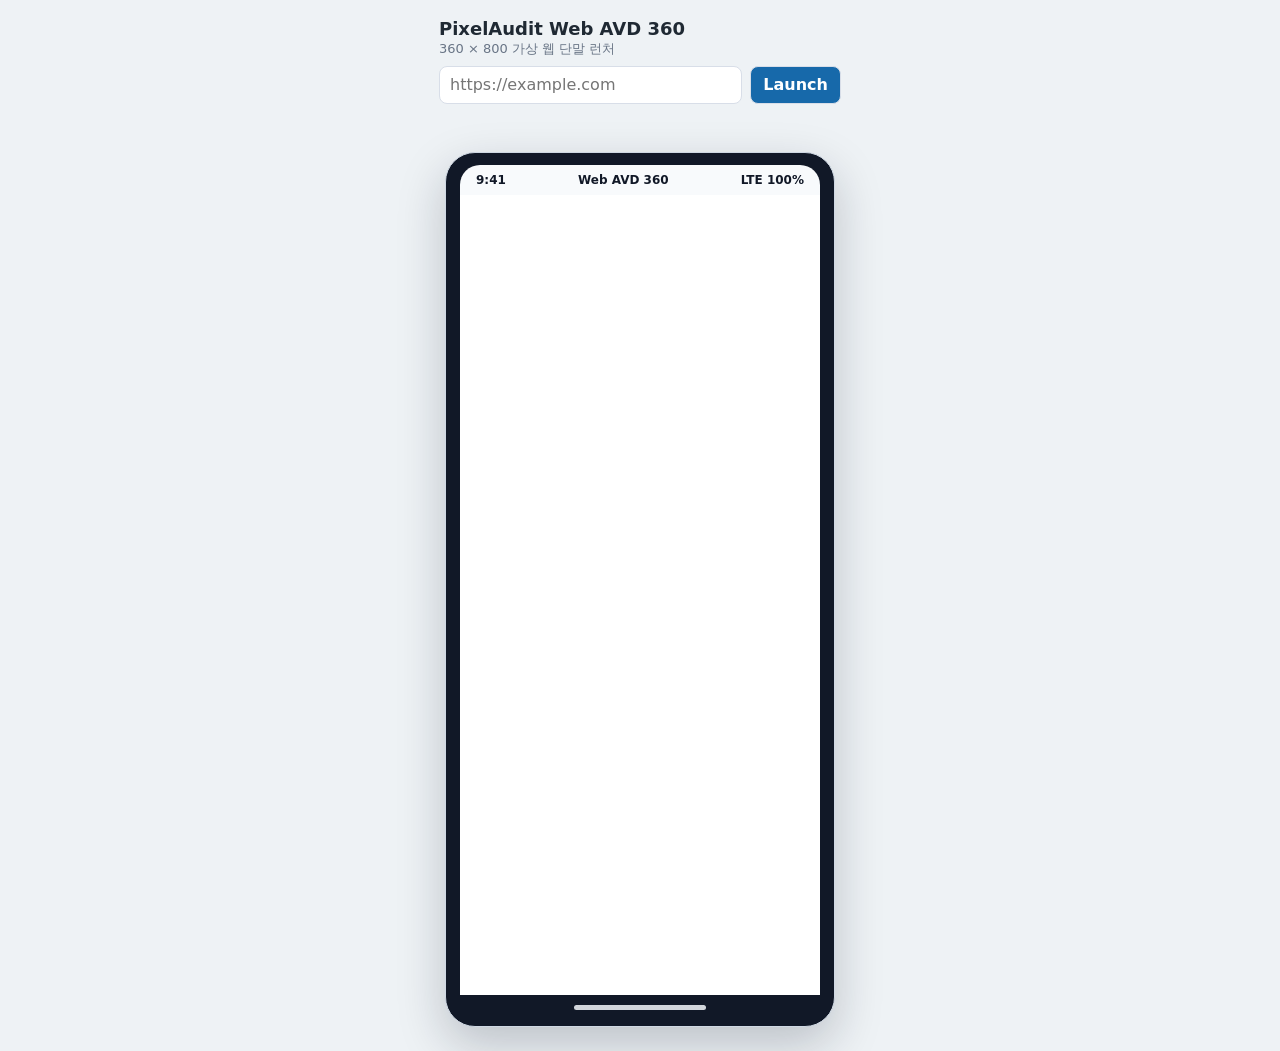
<file: static/pixel-device.html>
<!doctype html>
<html lang="ko">
  <head>
    <meta charset="utf-8" />
    <meta name="viewport" content="width=device-width, initial-scale=1" />
    <title>PixelAudit Web AVD 360</title>
    <style>
      :root {
        color-scheme: light;
        --bg: #eef2f5;
        --panel: #ffffff;
        --ink: #1f2933;
        --muted: #697586;
        --line: #d8dee8;
        --accent: #1769aa;
        font-family: Inter, ui-sans-serif, system-ui, -apple-system, BlinkMacSystemFont, "Segoe UI", sans-serif;
      }

      * {
        box-sizing: border-box;
      }

      body {
        min-height: 100vh;
        margin: 0;
        background: var(--bg);
        color: var(--ink);
      }

      .launcher {
        width: min(100%, 430px);
        margin: 0 auto;
        padding: 18px 14px 24px;
      }

      .toolbar {
        display: grid;
        gap: 8px;
        margin-bottom: 12px;
      }

      h1,
      p {
        margin: 0;
      }

      h1 {
        font-size: 18px;
        line-height: 1.2;
      }

      p {
        color: var(--muted);
        font-size: 13px;
      }

      .url-row {
        display: grid;
        grid-template-columns: 1fr auto;
        gap: 8px;
      }

      input,
      button {
        min-height: 38px;
        border: 1px solid var(--line);
        border-radius: 8px;
        font: inherit;
      }

      input {
        min-width: 0;
        padding: 0 10px;
      }

      button {
        padding: 0 12px;
        background: var(--accent);
        color: #ffffff;
        font-weight: 800;
        cursor: pointer;
      }

      .device {
        width: 390px;
        margin: 0 auto;
        padding: 12px 14px 16px;
        border: 1px solid #cfd8e3;
        border-radius: 30px;
        background: #111827;
        box-shadow: 0 18px 48px rgba(15, 23, 42, 0.22);
      }

      .status {
        display: flex;
        align-items: center;
        justify-content: space-between;
        height: 30px;
        padding: 0 16px;
        border-radius: 20px 20px 0 0;
        background: #f8fafc;
        color: #111827;
        font-size: 12px;
        font-weight: 800;
      }

      .screen {
        position: relative;
        width: 360px;
        height: 800px;
        overflow: hidden;
        border: 0;
        background: #ffffff;
      }

      iframe {
        width: 360px;
        height: 800px;
        border: 0;
        background: #ffffff;
      }

      .home-indicator {
        width: 132px;
        height: 5px;
        margin: 10px auto 0;
        border-radius: 99px;
        background: #d1d5db;
      }

      .message {
        min-height: 20px;
        margin-top: 8px;
        color: var(--muted);
        font-size: 12px;
      }
    </style>
  </head>
  <body>
    <main class="launcher">
      <section class="toolbar">
        <div>
          <h1>PixelAudit Web AVD 360</h1>
          <p>360 × 800 가상 웹 단말 런처</p>
        </div>
        <div class="url-row">
          <input id="urlInput" type="url" placeholder="https://example.com" />
          <button id="launchBtn" type="button">Launch</button>
        </div>
        <div id="message" class="message" role="status" aria-live="polite"></div>
      </section>

      <section class="device" aria-label="Web AVD 360 device">
        <div class="status">
          <span>9:41</span>
          <span>Web AVD 360</span>
          <span>LTE 100%</span>
        </div>
        <div class="screen">
          <iframe id="deviceFrame" title="가상 웹 단말 화면" sandbox="allow-scripts allow-forms allow-popups"></iframe>
        </div>
        <div class="home-indicator"></div>
      </section>
    </main>

    <script>
      const params = new URLSearchParams(window.location.search);
      const urlInput = document.querySelector("#urlInput");
      const launchBtn = document.querySelector("#launchBtn");
      const frame = document.querySelector("#deviceFrame");
      const message = document.querySelector("#message");

      urlInput.value = params.get("url") || "";

      async function apiPost(path, payload) {
        const res = await fetch(path, {
          method: "POST",
          headers: { "Content-Type": "application/json" },
          body: JSON.stringify(payload),
        });
        const data = await res.json().catch(() => ({}));
        if (!res.ok || !data.ok) {
          throw new Error(data.message || "요청 처리에 실패했습니다.");
        }
        return data;
      }

      async function loadDeviceFrame(check, url) {
        frame.removeAttribute("src");
        frame.removeAttribute("srcdoc");
        if (check.embeddable) {
          frame.src = url;
          return;
        }
        const response = await fetch(check.proxyUrl, { method: "GET", cache: "no-store" });
        const html = await response.text();
        if (!response.ok) {
          throw new Error(html || "PixelAudit 프록시 화면을 불러오지 못했습니다.");
        }
        frame.srcdoc = html;
      }

      async function launch() {
        const url = urlInput.value.trim();
        if (!url) {
          message.textContent = "URL을 입력해 주세요.";
          return;
        }
        message.textContent = "URL 상태를 확인하는 중입니다.";
        try {
          const check = await apiPost("/api/pixel/page-check", { url });
          await loadDeviceFrame(check, url);
          message.textContent = check.embeddable
            ? "직접 iframe으로 표시합니다."
            : `iframe 차단 헤더(${check.xFrameOptions || "CSP"})가 감지되어 PixelAudit 프록시로 표시합니다.`;
        } catch (error) {
          message.textContent = error.message;
        }
      }

      launchBtn.addEventListener("click", launch);
      urlInput.addEventListener("keydown", (event) => {
        if (event.key === "Enter") launch();
      });

      if (urlInput.value) {
        launch();
      }
    </script>
  </body>
</html>
</file>
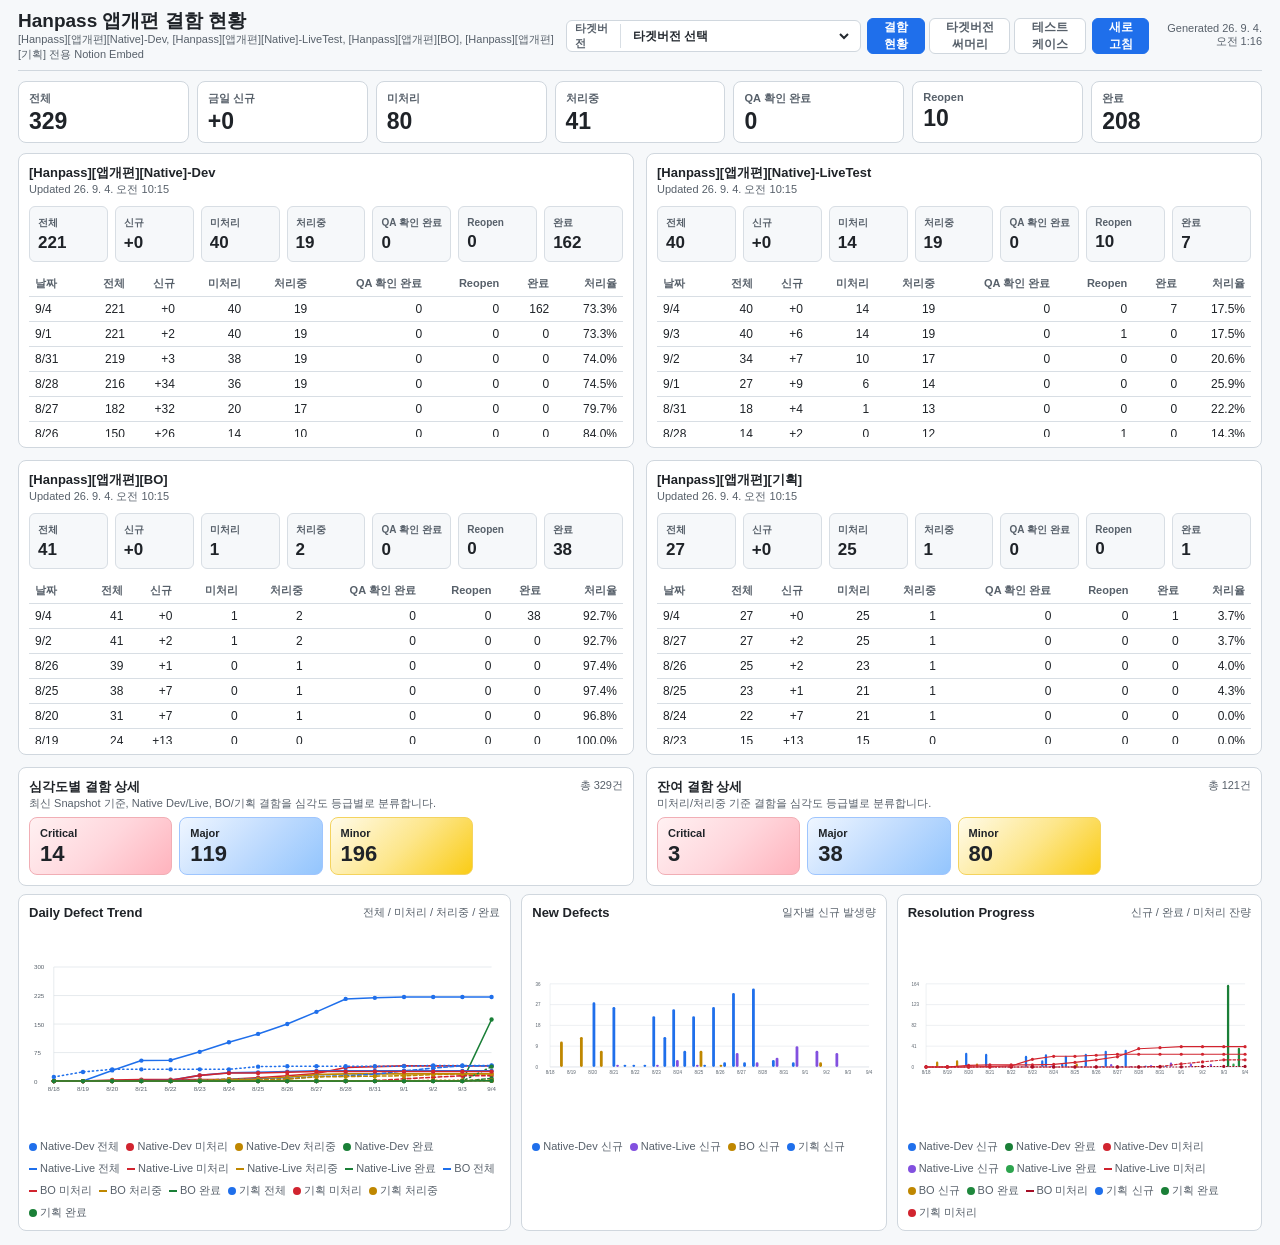
<file: docs/defect-dashboard/hanpass-renewal.html>
<!doctype html>
<html lang="ko">
  <head>
    <meta charset="UTF-8" />
    <meta name="viewport" content="width=device-width, initial-scale=1.0" />
    <title>Hanpass 앱개편 결함 현황</title>
    <style>
      :root {
        color: #1f2328;
        background: #f6f8fa;
        font-family: Inter, -apple-system, BlinkMacSystemFont, "Segoe UI", sans-serif;
        font-size: 12px;
      }
      * { box-sizing: border-box; }
      [hidden] { display: none !important; }
      body { margin: 0; background: #f6f8fa; }
      .shell { width: min(100%, 1680px); margin: 0 auto; padding: 10px 18px 14px; }
      .topbar { display: flex; align-items: center; justify-content: space-between; gap: 10px; padding-bottom: 8px; border-bottom: 1px solid #d0d7de; }
      h1, h2, p { margin: 0; }
      h1 { font-size: 19px; line-height: 1.15; }
      h2 { font-size: 13px; }
      .subtitle, .panel-meta, .chart-head span, .legend, .stamp { color: #57606a; font-size: 11px; }
      .top-actions { display: flex; align-items: center; gap: 6px; }
      .action-link { display: inline-flex; align-items: center; justify-content: center; min-height: 30px; padding: 0 10px; border: 1px solid #d0d7de; border-radius: 6px; background: #fff; color: #24292f; font: inherit; font-size: 12px; font-weight: 750; text-decoration: none; cursor: pointer; }
      .action-link.primary { border-color: #1f6feb; background: #1f6feb; color: #fff; }
      .modal-backdrop { position: fixed; inset: 0; z-index: 20; display: none; align-items: center; justify-content: center; padding: 20px; background: rgb(31 35 40 / 46%); }
      .modal-backdrop.open { display: flex; }
      .modal { width: min(100%, 380px); padding: 18px; border: 1px solid #d0d7de; border-radius: 8px; background: #fff; box-shadow: 0 18px 48px rgb(31 35 40 / 24%); }
      .modal h2 { margin-bottom: 6px; font-size: 18px; }
      .modal p { color: #57606a; font-size: 13px; line-height: 1.5; }
      .modal label { display: block; margin-top: 14px; color: #57606a; font-size: 12px; font-weight: 750; }
      .modal input { width: 100%; height: 38px; margin-top: 6px; padding: 0 10px; border: 1px solid #d0d7de; border-radius: 6px; font: inherit; }
      .modal-actions { display: flex; justify-content: flex-end; gap: 8px; margin-top: 14px; }
      .modal-message { min-height: 18px; margin-top: 10px; color: #d1242f; font-size: 12px; }
      .stamp { text-align: right; }
      .summary { display: grid; grid-template-columns: repeat(7, minmax(110px, 1fr)); gap: 8px; margin: 10px 0; }
      .card, .panel, .chart-panel { border: 1px solid #d0d7de; border-radius: 8px; background: #fff; }
      .card { padding: 9px 10px; }
      .card span { display: block; color: #57606a; font-size: 11px; font-weight: 750; }
      .card strong { display: block; margin-top: 4px; font-size: 23px; line-height: 1; }
      .versions { display: grid; grid-template-columns: repeat(2, minmax(520px, 1fr)); gap: 12px; }
      .panel, .chart-panel { min-width: 0; padding: 10px; }
      .mini-kpis { display: grid; grid-template-columns: repeat(7, 1fr); gap: 7px; margin: 9px 0; }
      .mini-kpis div { padding: 8px; border: 1px solid #d8dee4; border-radius: 6px; background: #f6f8fa; }
      .mini-kpis span { color: #57606a; font-size: 10px; font-weight: 750; }
      .mini-kpis strong { display: block; margin-top: 3px; font-size: 17px; }
      table { width: 100%; border-collapse: collapse; }
      th, td { padding: 5px 6px; border-bottom: 1px solid #d8dee4; text-align: right; white-space: nowrap; }
      th:first-child, td:first-child { text-align: left; }
      th { color: #57606a; font-size: 11px; font-weight: 750; }
      .version-table-wrap { max-height: 166px; overflow-y: auto; }
      .version-table-wrap th { position: sticky; top: 0; z-index: 1; background: #fff; }
      .empty { padding: 22px 0 10px; color: #57606a; text-align: center; }
      .charts { display: grid; grid-template-columns: 1.35fr 1fr 1fr; gap: 10px; margin-top: 8px; }
      .chart-head { display: flex; justify-content: space-between; gap: 10px; margin-bottom: 4px; }
      .chart-box { width: 100%; height: 210px; }
      .chart-box svg { display: block; width: 100%; height: 100%; }
      .axis, .grid { stroke: #d8dee4; stroke-width: 1; }
      .axis-label { fill: #57606a; font-size: 10px; }
      .legend { display: flex; flex-wrap: wrap; gap: 7px; margin-top: 5px; }
      .legend i { display: inline-block; width: 8px; height: 8px; margin-right: 3px; border-radius: 50%; vertical-align: -1px; }
      .severity-details { margin-top: 0; }
      .section-head { display: flex; align-items: flex-end; justify-content: space-between; gap: 10px; margin-bottom: 6px; }
      .section-head p { color: #57606a; font-size: 11px; }
      .severity-grid { display: grid; grid-template-columns: repeat(4, minmax(120px, 1fr)); gap: 7px; }
      .severity-card { min-width: 0; padding: 9px 10px; border: 1px solid #d0d7de; border-radius: 8px; background: #fff; }
      .severity-card h3 { margin: 0; color: #57606a; font-size: 11px; font-weight: 750; }
      .severity-card strong { display: block; margin-top: 4px; font-size: 22px; line-height: 1; }
      .severity-card.severity-critical { border-color: #f1aeb5; background: linear-gradient(135deg, #fff1f2 0%, #ffd6dc 52%, #ffb3bd 100%); }
      .severity-card.severity-major { border-color: #9ec5fe; background: linear-gradient(135deg, #eff6ff 0%, #bfdbfe 52%, #93c5fd 100%); }
      .severity-card.severity-minor { border-color: #f4d35e; background: linear-gradient(135deg, #fffbea 0%, #fde68a 52%, #facc15 100%); }
      .severity-card.severity-critical h3, .severity-card.severity-major h3, .severity-card.severity-minor h3 { color: #1f2328; }
      .severity-panel { align-self: stretch; }
      .severity-panel .section-head { align-items: flex-start; }
      .tabs { display: inline-flex; align-items: center; gap: 4px; }
      .tab { min-height: 30px; padding: 0 12px; border: 1px solid #d0d7de; border-radius: 6px; background: #fff; color: #57606a; font: inherit; font-weight: 750; cursor: pointer; }
      .tab.active { border-color: #1f6feb; background: #1f6feb; color: #fff; }
      .top-project-select { display: inline-flex; align-items: center; gap: 6px; min-height: 30px; padding: 0 8px; border: 1px solid #d0d7de; border-radius: 6px; background: #fff; color: #57606a; font-size: 11px; font-weight: 750; }
      .top-project-select select { width: 260px; max-width: 32vw; height: 24px; border: 0; border-left: 1px solid #d8dee4; padding: 0 0 0 8px; background: #fff; color: #24292f; font: inherit; font-size: 12px; outline: 0; }
      .tab-pane[hidden] { display: none !important; }
      .platform-donuts { display: grid; grid-template-columns: repeat(3, minmax(104px, 1fr)); gap: 8px; }
      .donut-card { display: grid; justify-items: center; gap: 6px; min-width: 0; padding: 10px 8px; border: 1px solid #d8dee4; border-radius: 8px; background: #f6f8fa; }
      .donut-ring { position: relative; display: grid; place-items: center; width: 86px; aspect-ratio: 1; border-radius: 50%; background: conic-gradient(var(--donut-color) var(--donut-rate), #d8dee4 0); }
      .donut-ring::before { content: ""; position: absolute; inset: 11px; border: 1px solid #d8dee4; border-radius: 50%; background: #fff; }
      .donut-value { position: relative; z-index: 1; font-size: 17px; font-weight: 800; }
      .donut-label { font-size: 12px; font-weight: 800; }
      .donut-meta { color: #57606a; font-size: 11px; }
      .tc-layout { display: grid; grid-template-columns: minmax(360px, 0.9fr) minmax(520px, 1.4fr); gap: 10px; margin-top: 10px; }
      .tc-panel { min-width: 0; padding: 10px; border: 1px solid #d0d7de; border-radius: 8px; background: #fff; }
      .tc-table td:first-child { max-width: 320px; overflow: hidden; text-overflow: ellipsis; }
      .project-toolbar { display: flex; align-items: center; justify-content: space-between; gap: 10px; margin: 10px 0; padding: 10px; border: 1px solid #d0d7de; border-radius: 8px; background: #fff; }
      .project-toolbar h2 { margin-bottom: 3px; font-size: 14px; }
      .project-layout { display: grid; grid-template-columns: minmax(420px, 0.92fr) minmax(520px, 1.08fr); gap: 10px; }
      .project-panel { min-width: 0; padding: 10px; border: 1px solid #d0d7de; border-radius: 8px; background: #fff; }
      .project-table th, .project-table td { padding: 7px 8px; }
      .project-table tbody tr:last-child td { border-bottom: 0; font-weight: 800; }
      .rate-up { color: #1a7f37; }
      .rate-down { color: #d1242f; }
      .project-chart-grid { display: grid; grid-template-columns: 1fr 1fr; gap: 10px; }
      @media (max-width: 820px) {
        .topbar, .top-actions, .project-toolbar { display: grid; justify-items: start; }
        .versions, .charts, .tc-layout, .project-layout, .project-chart-grid { grid-template-columns: 1fr; }
        .severity-grid { grid-template-columns: repeat(2, minmax(120px, 1fr)); }
        .summary { grid-template-columns: repeat(2, minmax(120px, 1fr)); }
        .tabs { flex-wrap: wrap; }
        .top-project-select { width: 100%; }
        .top-project-select select { width: 100%; max-width: none; }
      }
      @media (max-width: 520px) {
        .severity-grid { grid-template-columns: 1fr; }
        .platform-donuts { grid-template-columns: 1fr; }
      }
    </style>
  </head>
  <body>
    <main class="shell">
      <header class="topbar">
        <div>
          <h1>Hanpass 앱개편 결함 현황</h1>
          <p class="subtitle">[Hanpass][앱개편][Native]-Dev, [Hanpass][앱개편][Native]-LiveTest, [Hanpass][앱개편][BO], [Hanpass][앱개편][기획] 전용 Notion Embed</p>
        </div>
        <div class="top-actions">
          <label class="top-project-select" for="project-select">
            <span>타겟버전</span>
            <select id="project-select" aria-label="타겟버전 선택"></select>
          </label>
          <nav class="tabs" aria-label="dashboard tabs">
            <button class="tab active" type="button" data-tab="defects">결함 현황</button>
            <button class="tab" type="button" data-tab="projectProgress">타겟버전 써머리</button>
            <button class="tab" type="button" data-tab="testcases">테스트케이스</button>
          </nav>
          <button id="admin-open" class="action-link" type="button" hidden>관리자 동기화</button>
          <button id="refresh-page" class="action-link primary" type="button">새로고침</button>
          <p id="stamp" class="stamp"></p>
        </div>
      </header>
      <section id="defect-pane" class="tab-pane">
        <section id="summary" class="summary"></section>
        <section id="versions" class="versions"></section>
        <section id="charts" class="charts"></section>
      </section>
      <section id="project-progress-pane" class="tab-pane" hidden>
        <section class="project-toolbar">
          <div>
            <h2>타겟버전 써머리</h2>
            <p class="panel-meta">상단 셀렉트 박스에서 선택한 타겟버전의 심각도별 미처리, 개발 완료, 완료율과 일자별 등록/수정 추이를 표시합니다.</p>
          </div>
        </section>
        <section id="project-progress-summary" class="summary"></section>
        <section class="project-layout">
          <article class="project-panel">
            <div class="chart-head"><h2>개발 현황</h2><span id="project-progress-meta"></span></div>
            <div class="version-table-wrap" id="project-progress-table"></div>
          </article>
          <article class="project-panel">
            <div class="chart-head"><h2>일자별 그래프</h2><span>결함 등록 기준 / 수정 일자 기준</span></div>
            <div id="project-progress-charts" class="project-chart-grid"></div>
          </article>
        </section>
      </section>
      <section id="testcase-pane" class="tab-pane" hidden>
        <section id="tc-summary" class="summary"></section>
        <section id="tc-details" class="tc-layout"></section>
      </section>
    </main>
    <div id="admin-modal" class="modal-backdrop" aria-hidden="true">
      <form id="admin-form" class="modal">
        <h2>관리자 확인</h2>
        <p>최신 결함 반영은 관리자 비밀번호 확인 후 동기화 화면에서 실행합니다.</p>
        <input type="text" name="username" value="admin" autocomplete="username" hidden />
        <label for="admin-password">비밀번호</label>
        <input id="admin-password" type="password" autocomplete="current-password" />
        <div id="admin-message" class="modal-message"></div>
        <div class="modal-actions">
          <button id="admin-cancel" class="action-link" type="button">취소</button>
          <button class="action-link primary" type="submit">확인</button>
        </div>
      </form>
    </div>
    <script id="snapshot-data" type="application/json">{"groups": [{"version": "[Hanpass][앱개편][Native]-Dev", "rows": [{"id": 1, "snapshot_date": "2026-08-20", "target_version": "[Hanpass][앱개편][Native]-Dev", "total_count": 25, "new_count": 25, "in_progress_count": 0, "unresolved_count": 25, "resolved_count": 0, "reopened_count": 0, "completed_today_count": 0, "net_change_count": 25, "resolution_rate": 0.0, "collected_at": "2026-08-20T17:17:03.883262", "delta_total": null, "delta_unresolved": null, "delta_resolved": null, "qa_verified_count": 0}, {"id": 1, "snapshot_date": "2026-08-21", "target_version": "[Hanpass][앱개편][Native]-Dev", "total_count": 56, "new_count": 31, "in_progress_count": 16, "qa_verified_count": 0, "unresolved_count": 39, "resolved_count": 1, "reopened_count": 0, "completed_today_count": 1, "net_change_count": 31, "resolution_rate": 1.8, "collected_at": "2026-08-21T18:31:40.312495", "delta_total": null, "delta_unresolved": null, "delta_resolved": null}, {"id": 1, "snapshot_date": "2026-08-23", "target_version": "[Hanpass][앱개편][Native]-Dev", "total_count": 94, "new_count": 36, "in_progress_count": 20, "qa_verified_count": 0, "unresolved_count": 73, "resolved_count": 1, "reopened_count": 0, "completed_today_count": 1, "net_change_count": 35, "resolution_rate": 1.1, "collected_at": "2026-08-23T17:18:45.873543", "delta_total": null, "delta_unresolved": null, "delta_resolved": null}, {"id": 1, "snapshot_date": "2026-08-24", "target_version": "[Hanpass][앱개편][Native]-Dev", "total_count": 109, "new_count": 15, "in_progress_count": 26, "qa_verified_count": 0, "unresolved_count": 82, "resolved_count": 1, "reopened_count": 0, "completed_today_count": 1, "net_change_count": 14, "resolution_rate": 0.9, "collected_at": "2026-08-24T12:58:22.246699", "delta_total": null, "delta_unresolved": null, "delta_resolved": null}, {"id": 2, "snapshot_date": "2026-08-25", "target_version": "[Hanpass][앱개편][Native]-Dev", "total_count": 135, "new_count": 24, "in_progress_count": 66, "qa_verified_count": 0, "unresolved_count": 66, "resolved_count": 3, "reopened_count": 0, "completed_today_count": 3, "net_change_count": 21, "resolution_rate": 2.2, "collected_at": "2026-08-25T17:10:41.046733", "delta_total": null, "delta_unresolved": null, "delta_resolved": null}, {"id": 1, "snapshot_date": "2026-08-26", "target_version": "[Hanpass][앱개편][Native]-Dev", "total_count": 151, "new_count": 16, "in_progress_count": 91, "qa_verified_count": 0, "unresolved_count": 57, "resolved_count": 3, "reopened_count": 0, "completed_today_count": 3, "net_change_count": 13, "resolution_rate": 2.0, "collected_at": "2026-08-26T17:29:12.877237", "delta_total": null, "delta_unresolved": null, "delta_resolved": null}, {"id": 1, "snapshot_date": "2026-08-27", "target_version": "[Hanpass][앱개편][Native]-Dev", "total_count": 198, "new_count": 37, "in_progress_count": 113, "qa_verified_count": 0, "unresolved_count": 80, "resolved_count": 5, "reopened_count": 0, "completed_today_count": 5, "net_change_count": 32, "resolution_rate": 2.5, "collected_at": "2026-08-27T18:38:54.913100", "delta_total": null, "delta_unresolved": null, "delta_resolved": null}, {"id": 1, "snapshot_date": "2026-08-28", "target_version": "[Hanpass][앱개편][Native]-Dev", "total_count": 235, "new_count": 36, "in_progress_count": 133, "qa_verified_count": 0, "unresolved_count": 96, "resolved_count": 6, "reopened_count": 0, "completed_today_count": 6, "net_change_count": 30, "resolution_rate": 2.6, "collected_at": "2026-08-28T18:19:35.116616", "delta_total": null, "delta_unresolved": null, "delta_resolved": null}, {"id": 2, "snapshot_date": "2026-08-31", "target_version": "[Hanpass][앱개편][Native]-Dev", "total_count": 238, "new_count": 4, "in_progress_count": 124, "qa_verified_count": 0, "unresolved_count": 77, "resolved_count": 37, "reopened_count": 0, "completed_today_count": 37, "net_change_count": -33, "resolution_rate": 15.5, "collected_at": "2026-08-31T17:46:54.063452", "delta_total": null, "delta_unresolved": null, "delta_resolved": null}, {"id": 3, "snapshot_date": "2026-09-01", "target_version": "[Hanpass][앱개편][Native]-Dev", "total_count": 229, "new_count": 2, "in_progress_count": 89, "qa_verified_count": 1, "unresolved_count": 58, "resolved_count": 81, "reopened_count": 0, "completed_today_count": 81, "net_change_count": -79, "resolution_rate": 35.8, "collected_at": "2026-09-01T19:04:12.067274", "delta_total": null, "delta_unresolved": null, "delta_resolved": null}, {"id": 3, "snapshot_date": "2026-09-02", "target_version": "[Hanpass][앱개편][Native]-Dev", "total_count": 228, "new_count": 0, "in_progress_count": 71, "qa_verified_count": 1, "unresolved_count": 56, "resolved_count": 100, "reopened_count": 0, "completed_today_count": 100, "net_change_count": -100, "resolution_rate": 44.3, "collected_at": "2026-09-02T14:07:05.170278", "delta_total": null, "delta_unresolved": null, "delta_resolved": null}, {"id": 4, "snapshot_date": "2026-09-03", "target_version": "[Hanpass][앱개편][Native]-Dev", "total_count": 222, "new_count": 0, "in_progress_count": 20, "qa_verified_count": 0, "unresolved_count": 44, "resolved_count": 158, "reopened_count": 0, "completed_today_count": 158, "net_change_count": -158, "resolution_rate": 71.2, "collected_at": "2026-09-03T17:24:11.824192", "delta_total": null, "delta_unresolved": null, "delta_resolved": null}, {"id": 4, "snapshot_date": "2026-09-04", "target_version": "[Hanpass][앱개편][Native]-Dev", "total_count": 221, "new_count": 0, "in_progress_count": 19, "qa_verified_count": 0, "unresolved_count": 40, "resolved_count": 162, "reopened_count": 0, "completed_today_count": 162, "net_change_count": -162, "resolution_rate": 73.3, "collected_at": "2026-09-04T10:15:24.432128", "delta_total": null, "delta_unresolved": null, "delta_resolved": null}], "items": [{"notion_page_id": "3ce73fbd-1951-80cd-a4e5-de0af1866537", "title": "[기타] UI", "status": "등록 (Registered)", "status_group": "unresolved", "severity": "Minor", "priority": "보통", "target_version": "[Hanpass][앱개편][Native]-Dev", "notion_created_at": "2026-09-01T08:47:00", "notion_last_edited_at": "2026-09-03T01:48:00", "url": "https://app.notion.com/p/UI-3ce73fbd195180cda4e5de0af1866537", "qa_verified_first_seen_date": "", "resolved_first_seen_date": ""}, {"notion_page_id": "3ce73fbd-1951-80a8-8df3-c571418188f8", "title": "[해외 송금 ] UI 결함", "status": "등록 (Registered)", "status_group": "unresolved", "severity": "Minor", "priority": "보통", "target_version": "[Hanpass][앱개편][Native]-Dev", "notion_created_at": "2026-09-01T06:59:00", "notion_last_edited_at": "2026-09-03T01:48:00", "url": "https://app.notion.com/p/UI-3ce73fbd195180a88df3c571418188f8", "qa_verified_first_seen_date": "", "resolved_first_seen_date": ""}, {"notion_page_id": "3cd73fbd-1951-801b-ba5e-d4f26aa4a9ae", "title": "[해외송금][송금주소록][AOS] 최근 송금 내역 리스트 없는 경우 안내 문구 미노출 되는 현상", "status": "완료 (Done)", "status_group": "resolved", "severity": "Minor", "priority": "보통", "target_version": "[Hanpass][앱개편][Native]-Dev", "notion_created_at": "2026-08-31T01:00:00", "notion_last_edited_at": "2026-09-02T07:39:00", "url": "https://app.notion.com/p/AOS-3cd73fbd1951801bba5ed4f26aa4a9ae", "qa_verified_first_seen_date": "", "resolved_first_seen_date": "2026-09-04"}, {"notion_page_id": "3cd73fbd-1951-80cd-9e3c-f60b9553300e", "title": "[해외송금][송금주소록][AOS] 즐겨찾기 받는방법 로고 아이콘 미노출 되는 현상", "status": "등록 (Registered)", "status_group": "unresolved", "severity": "Minor", "priority": "보통", "target_version": "[Hanpass][앱개편][Native]-Dev", "notion_created_at": "2026-08-31T00:49:00", "notion_last_edited_at": "2026-08-31T07:07:00", "url": "https://app.notion.com/p/AOS-3cd73fbd195180cd9e3cf60b9553300e", "qa_verified_first_seen_date": "", "resolved_first_seen_date": ""}, {"notion_page_id": "3cd73fbd-1951-8055-931f-dc6581195ba4", "title": "[해외송금][송금주소록][AOS] ‘최근 송금 내역 탭’ 기본 선택 상태로 노출 안 되는 현상", "status": "등록 (Registered)", "status_group": "unresolved", "severity": "Minor", "priority": "보통", "target_version": "[Hanpass][앱개편][Native]-Dev", "notion_created_at": "2026-08-31T00:27:00", "notion_last_edited_at": "2026-08-31T07:07:00", "url": "https://app.notion.com/p/AOS-3cd73fbd19518055931fdc6581195ba4", "qa_verified_first_seen_date": "", "resolved_first_seen_date": ""}, {"notion_page_id": "3ca73fbd-1951-8037-b29a-d345413ca3fc", "title": "[해외송금][iOS] 주소 선택 바텀시트 내 주소 검색 시 레이아웃 오류 현상", "status": "처리중 (In Progress)", "status_group": "in_progress", "severity": "Minor", "priority": "보통", "target_version": "[Hanpass][앱개편][Native]-Dev", "notion_created_at": "2026-08-28T08:54:00", "notion_last_edited_at": "2026-09-02T04:05:00", "url": "https://app.notion.com/p/iOS-3ca73fbd19518037b29ad345413ca3fc", "qa_verified_first_seen_date": "", "resolved_first_seen_date": ""}, {"notion_page_id": "3ca73fbd-1951-80b9-a6c2-ef3e8a21ffa0", "title": "[해외송금][공통] 받는 분 상세 정보 확인 화면 내  ‘총 n KRW 아꼈어요’ 문구 미노출 되는 현상", "status": "등록 (Registered)", "status_group": "unresolved", "severity": "Minor", "priority": "보통", "target_version": "[Hanpass][앱개편][Native]-Dev", "notion_created_at": "2026-08-28T08:49:00", "notion_last_edited_at": "2026-08-31T08:41:00", "url": "https://app.notion.com/p/n-KRW-3ca73fbd195180b9a6c2ef3e8a21ffa0", "qa_verified_first_seen_date": "", "resolved_first_seen_date": ""}, {"notion_page_id": "3ca73fbd-1951-8096-ac6d-cab0844fbff9", "title": "[해외송금][공통] KHQR/알리페이 송금결과 성공 화면 내 안내 문구 미노출 현상", "status": "등록 (Registered)", "status_group": "unresolved", "severity": "Minor", "priority": "보통", "target_version": "[Hanpass][앱개편][Native]-Dev", "notion_created_at": "2026-08-28T08:44:00", "notion_last_edited_at": "2026-08-31T07:07:00", "url": "https://app.notion.com/p/KHQR-3ca73fbd19518096ac6dcab0844fbff9", "qa_verified_first_seen_date": "", "resolved_first_seen_date": ""}, {"notion_page_id": "3ca73fbd-1951-80f9-ae69-d6190145848b", "title": "[해외송금][공통] 받는 분 상세 정보 확인 화면 내 우대 환율 문구 미노출 되는 현상", "status": "등록 (Registered)", "status_group": "unresolved", "severity": "Minor", "priority": "보통", "target_version": "[Hanpass][앱개편][Native]-Dev", "notion_created_at": "2026-08-28T08:41:00", "notion_last_edited_at": "2026-08-31T07:07:00", "url": "https://app.notion.com/p/3ca73fbd195180f9ae69d6190145848b", "qa_verified_first_seen_date": "", "resolved_first_seen_date": ""}, {"notion_page_id": "3ca73fbd-1951-800d-953f-e25b8b886cb2", "title": "[해외송금][공통] 받는 분 상세 정보 확인 화면 내 ‘받는 방법’ 상이하게 나오는 현상", "status": "등록 (Registered)", "status_group": "unresolved", "severity": "Major", "priority": "보통", "target_version": "[Hanpass][앱개편][Native]-Dev", "notion_created_at": "2026-08-28T08:28:00", "notion_last_edited_at": "2026-08-31T07:07:00", "url": "https://app.notion.com/p/3ca73fbd1951800d953fe25b8b886cb2", "qa_verified_first_seen_date": "", "resolved_first_seen_date": ""}, {"notion_page_id": "3ca73fbd-1951-8033-8412-dc5b3f1c185b", "title": "[해외송금][공통] ‘국가번호 선택 BS’ 내 국가명 및 국기 아이콘 미노출 현상", "status": "등록 (Registered)", "status_group": "unresolved", "severity": "Minor", "priority": "보통", "target_version": "[Hanpass][앱개편][Native]-Dev", "notion_created_at": "2026-08-28T08:10:00", "notion_last_edited_at": "2026-08-31T07:07:00", "url": "https://app.notion.com/p/BS-3ca73fbd195180338412dc5b3f1c185b", "qa_verified_first_seen_date": "", "resolved_first_seen_date": ""}, {"notion_page_id": "3ca73fbd-1951-8025-b2d2-cf0f9c6ced5e", "title": "[해외송금][공통] 받는방법 ‘공과금 납부’ 아이콘이 기획과 상이하게 노출되는 현상", "status": "등록 (Registered)", "status_group": "unresolved", "severity": "Minor", "priority": "보통", "target_version": "[Hanpass][앱개편][Native]-Dev", "notion_created_at": "2026-08-28T08:02:00", "notion_last_edited_at": "2026-08-31T07:07:00", "url": "https://app.notion.com/p/3ca73fbd19518025b2d2cf0f9c6ced5e", "qa_verified_first_seen_date": "", "resolved_first_seen_date": ""}, {"notion_page_id": "3ca73fbd-1951-8063-8ecd-c7d213a21ddc", "title": "[해외송금][공통] ‘받는분과의 관계 BS’ 내 타이틀 문구 기획서와 상이", "status": "등록 (Registered)", "status_group": "unresolved", "severity": "Minor", "priority": "보통", "target_version": "[Hanpass][앱개편][Native]-Dev", "notion_created_at": "2026-08-28T07:57:00", "notion_last_edited_at": "2026-08-31T07:07:00", "url": "https://app.notion.com/p/BS-3ca73fbd195180638ecdc7d213a21ddc", "qa_verified_first_seen_date": "", "resolved_first_seen_date": ""}, {"notion_page_id": "3ca73fbd-1951-8068-97d4-db3c9185d494", "title": "[해외송금][iOS] 송금 사기 안내 팝업 내 ‘X’ 버튼 선택 시 다음 화면으로 이동하는 현상", "status": "완료 (Done)", "status_group": "resolved", "severity": "Major", "priority": "보통", "target_version": "[Hanpass][앱개편][Native]-Dev", "notion_created_at": "2026-08-28T07:55:00", "notion_last_edited_at": "2026-09-03T04:00:00", "url": "https://app.notion.com/p/iOS-X-3ca73fbd1951806897d4db3c9185d494", "qa_verified_first_seen_date": "", "resolved_first_seen_date": "2026-09-04"}, {"notion_page_id": "3ca73fbd-1951-80d4-bbbd-ec1fc998093b", "title": "[해외송금][AOS] 송금 사기 안내 팝업 내 전화번호 및 웹사이트 하이퍼링크 미적용 현상", "status": "완료 (Done)", "status_group": "resolved", "severity": "Major", "priority": "보통", "target_version": "[Hanpass][앱개편][Native]-Dev", "notion_created_at": "2026-08-28T07:44:00", "notion_last_edited_at": "2026-09-02T08:46:00", "url": "https://app.notion.com/p/AOS-3ca73fbd195180d4bbbdec1fc998093b", "qa_verified_first_seen_date": "", "resolved_first_seen_date": "2026-09-04"}, {"notion_page_id": "3ca73fbd-1951-802f-aa60-e27a13367eca", "title": "[해외송금][AOS] 주소 선택 바텀시트 내 플레이스홀더 문구 미노출 현상", "status": "완료 (Done)", "status_group": "resolved", "severity": "Minor", "priority": "보통", "target_version": "[Hanpass][앱개편][Native]-Dev", "notion_created_at": "2026-08-28T07:43:00", "notion_last_edited_at": "2026-09-02T08:51:00", "url": "https://app.notion.com/p/AOS-3ca73fbd1951802faa60e27a13367eca", "qa_verified_first_seen_date": "", "resolved_first_seen_date": "2026-09-04"}, {"notion_page_id": "3ca73fbd-1951-80e6-8809-f1255122521d", "title": "[해외송금][AOS] 송금사기 안내 팝업 내 타이틀 문구 미노출 되는 현상", "status": "완료 (Done)", "status_group": "resolved", "severity": "Minor", "priority": "보통", "target_version": "[Hanpass][앱개편][Native]-Dev", "notion_created_at": "2026-08-28T07:34:00", "notion_last_edited_at": "2026-09-03T01:14:00", "url": "https://app.notion.com/p/AOS-3ca73fbd195180e68809f1255122521d", "qa_verified_first_seen_date": "", "resolved_first_seen_date": "2026-09-04"}, {"notion_page_id": "3ca73fbd-1951-8049-b9ef-eab6b1fac9ec", "title": "[해외송금][iOS] ‘받는 정보 입력’ 화면 내 주소 필드 선택 시 바텀시트 노출 속도 저하 현상", "status": "등록 (Registered)", "status_group": "unresolved", "severity": "Major", "priority": "보통", "target_version": "[Hanpass][앱개편][Native]-Dev", "notion_created_at": "2026-08-28T07:33:00", "notion_last_edited_at": "2026-08-31T07:07:00", "url": "https://app.notion.com/p/iOS-3ca73fbd19518049b9efeab6b1fac9ec", "qa_verified_first_seen_date": "", "resolved_first_seen_date": ""}, {"notion_page_id": "3ca73fbd-1951-8043-aa31-d3db410a11a9", "title": "[해외송금][AOS] 복수 금액 Validation 조건 충족 시 에러 우선순위가 정책과 상이한 현상", "status": "완료 (Done)", "status_group": "resolved", "severity": "Major", "priority": "보통", "target_version": "[Hanpass][앱개편][Native]-Dev", "notion_created_at": "2026-08-28T07:16:00", "notion_last_edited_at": "2026-09-03T05:32:00", "url": "https://app.notion.com/p/AOS-Validation-3ca73fbd19518043aa31d3db410a11a9", "qa_verified_first_seen_date": "", "resolved_first_seen_date": "2026-09-04"}, {"notion_page_id": "3ca73fbd-1951-801b-8113-d5b9798ac453", "title": "[해외송금][공통]  ‘총 n KRW 아껴요’ 문구 미노출 되는 현상", "status": "등록 (Registered)", "status_group": "unresolved", "severity": "Minor", "priority": "보통", "target_version": "[Hanpass][앱개편][Native]-Dev", "notion_created_at": "2026-08-28T07:05:00", "notion_last_edited_at": "2026-08-31T09:24:00", "url": "https://app.notion.com/p/n-KRW-3ca73fbd1951801b8113d5b9798ac453", "qa_verified_first_seen_date": "", "resolved_first_seen_date": ""}, {"notion_page_id": "3ca73fbd-1951-8076-97b5-fb473c49e7e1", "title": "[해외송금][iOS] ‘포인트 해제 안내 문구’ 아이콘 기획서와 상이", "status": "완료 (Done)", "status_group": "resolved", "severity": "Minor", "priority": "보통", "target_version": "[Hanpass][앱개편][Native]-Dev", "notion_created_at": "2026-08-28T07:03:00", "notion_last_edited_at": "2026-09-03T04:08:00", "url": "https://app.notion.com/p/iOS-3ca73fbd1951807697b5fb473c49e7e1", "qa_verified_first_seen_date": "", "resolved_first_seen_date": "2026-09-04"}, {"notion_page_id": "3ca73fbd-1951-80d0-85a2-dd4c317630c5", "title": "[해외송금][공통] ‘자금 출처 BS’ 내 타이틀 문구 기획서와 상이", "status": "등록 (Registered)", "status_group": "unresolved", "severity": "Minor", "priority": "보통", "target_version": "[Hanpass][앱개편][Native]-Dev", "notion_created_at": "2026-08-28T06:58:00", "notion_last_edited_at": "2026-08-31T07:07:00", "url": "https://app.notion.com/p/BS-3ca73fbd195180d085a2dd4c317630c5", "qa_verified_first_seen_date": "", "resolved_first_seen_date": ""}, {"notion_page_id": "3ca73fbd-1951-805e-8c3d-dba011f72855", "title": "[해외송금][공통] 포인트 최소 사용 조건 에러 문구 개선 필요", "status": "등록 (Registered)", "status_group": "unresolved", "severity": "Minor", "priority": "보통", "target_version": "[Hanpass][앱개편][Native]-Dev", "notion_created_at": "2026-08-28T06:24:00", "notion_last_edited_at": "2026-08-31T07:07:00", "url": "https://app.notion.com/p/3ca73fbd1951805e8c3ddba011f72855", "qa_verified_first_seen_date": "", "resolved_first_seen_date": ""}, {"notion_page_id": "3ca73fbd-1951-807b-bb3c-d4a58b8408eb", "title": "[해외송금][공통] ‘가상계좌 입금 안내’ 화면 내 복사 버튼 연속 선택 가능한 현상", "status": "등록 (Registered)", "status_group": "unresolved", "severity": "Minor", "priority": "보통", "target_version": "[Hanpass][앱개편][Native]-Dev", "notion_created_at": "2026-08-28T06:18:00", "notion_last_edited_at": "2026-08-31T07:07:00", "url": "https://app.notion.com/p/3ca73fbd1951807bbb3cd4a58b8408eb", "qa_verified_first_seen_date": "", "resolved_first_seen_date": ""}, {"notion_page_id": "3ca73fbd-1951-8027-9392-e3456a6bb752", "title": "[해외송금][iOS] 수수료 3,000P 미만 경우에도 사용 가능 포인트 노출되는 현상", "status": "등록 (Registered)", "status_group": "unresolved", "severity": "Major", "priority": "보통", "target_version": "[Hanpass][앱개편][Native]-Dev", "notion_created_at": "2026-08-28T06:01:00", "notion_last_edited_at": "2026-08-31T07:07:00", "url": "https://app.notion.com/p/iOS-3-000P-3ca73fbd195180279392e3456a6bb752", "qa_verified_first_seen_date": "", "resolved_first_seen_date": ""}, {"notion_page_id": "3ca73fbd-1951-80b3-a0b3-cb8d55068086", "title": "[해외송금][iOS] ‘가상계좌 입금 안내’ 화면 내 문구 노출 기획서와 상이", "status": "완료 (Done)", "status_group": "resolved", "severity": "Minor", "priority": "보통", "target_version": "[Hanpass][앱개편][Native]-Dev", "notion_created_at": "2026-08-28T05:39:00", "notion_last_edited_at": "2026-09-03T05:05:00", "url": "https://app.notion.com/p/iOS-3ca73fbd195180b3a0b3cb8d55068086", "qa_verified_first_seen_date": "", "resolved_first_seen_date": "2026-09-04"}, {"notion_page_id": "3ca73fbd-1951-8027-a5be-f3266e8cad7e", "title": "[국내송금][AOS] 포인트 안내 BS 기획서와 상이", "status": "완료 (Done)", "status_group": "resolved", "severity": "Minor", "priority": "보통", "target_version": "[Hanpass][앱개편][Native]-Dev", "notion_created_at": "2026-08-28T05:22:00", "notion_last_edited_at": "2026-09-03T04:17:00", "url": "https://app.notion.com/p/AOS-BS-3ca73fbd19518027a5bef3266e8cad7e", "qa_verified_first_seen_date": "", "resolved_first_seen_date": "2026-09-04"}, {"notion_page_id": "3ca73fbd-1951-8042-b00b-fb46e81cf49e", "title": "[해외송금][iOS] 계좌 미등록 상태로 PIN번호 변경 시 정의되지 않은 팝업 노출되는 현상", "status": "완료 (Done)", "status_group": "resolved", "severity": "Major", "priority": "보통", "target_version": "[Hanpass][앱개편][Native]-Dev", "notion_created_at": "2026-08-28T04:38:00", "notion_last_edited_at": "2026-09-02T08:43:00", "url": "https://app.notion.com/p/iOS-PIN-3ca73fbd19518042b00bfb46e81cf49e", "qa_verified_first_seen_date": "", "resolved_first_seen_date": "2026-09-04"}, {"notion_page_id": "3ca73fbd-1951-80ee-aa24-c1e1bf837147", "title": "[해외송금][iOS] 공지 안내 BS 내 안내 문구 중복 노출되는 현상", "status": "등록 (Registered)", "status_group": "unresolved", "severity": "Minor", "priority": "보통", "target_version": "[Hanpass][앱개편][Native]-Dev", "notion_created_at": "2026-08-28T04:20:00", "notion_last_edited_at": "2026-08-31T07:07:00", "url": "https://app.notion.com/p/iOS-BS-3ca73fbd195180eeaa24c1e1bf837147", "qa_verified_first_seen_date": "", "resolved_first_seen_date": ""}, {"notion_page_id": "3ca73fbd-1951-80c9-9b31-f41f0ccb8ca9", "title": "[홈][월렛][AOS] 계좌 없는 경우 ‘간편하게 계좌만들기’ 미노출 되는 현상", "status": "결함 아님 (Not an issue)", "status_group": "resolved", "severity": "Major", "priority": "보통", "target_version": "[Hanpass][앱개편][Native]-Dev", "notion_created_at": "2026-08-28T04:11:00", "notion_last_edited_at": "2026-09-03T01:51:00", "url": "https://app.notion.com/p/AOS-3ca73fbd195180c99b31f41f0ccb8ca9", "qa_verified_first_seen_date": "", "resolved_first_seen_date": "2026-09-04"}, {"notion_page_id": "3ca73fbd-1951-8090-a507-e059018a678b", "title": "[해외송금][AOS] 국가/통화 검색 시 특수문자 입력 가능한 현상", "status": "등록 (Registered)", "status_group": "unresolved", "severity": "Major", "priority": "보통", "target_version": "[Hanpass][앱개편][Native]-Dev", "notion_created_at": "2026-08-28T04:06:00", "notion_last_edited_at": "2026-09-02T14:17:00", "url": "https://app.notion.com/p/AOS-3ca73fbd19518090a507e059018a678b", "qa_verified_first_seen_date": "", "resolved_first_seen_date": ""}, {"notion_page_id": "3ca73fbd-1951-8007-be45-f28b247d8a90", "title": "[비로그인홈][AOS] 환율계산기 내 환율 안내 문구 영역 기획서와 상이", "status": "처리중 (In Progress)", "status_group": "in_progress", "severity": "Minor", "priority": "보통", "target_version": "[Hanpass][앱개편][Native]-Dev", "notion_created_at": "2026-08-28T02:40:00", "notion_last_edited_at": "2026-09-03T06:26:00", "url": "https://app.notion.com/p/AOS-3ca73fbd19518007be45f28b247d8a90", "qa_verified_first_seen_date": "", "resolved_first_seen_date": ""}, {"notion_page_id": "3ca73fbd-1951-8097-be10-eddc0f453e3d", "title": "[헬프데스크][공통][기획문의] 자주 묻는 질문 펼침 시 접힘 동작이 플랫폼별 상이한 현상", "status": "완료 (Done)", "status_group": "resolved", "severity": "Minor", "priority": "보통", "target_version": "[Hanpass][앱개편][Native]-Dev", "notion_created_at": "2026-08-28T02:25:00", "notion_last_edited_at": "2026-09-03T04:13:00", "url": "https://app.notion.com/p/3ca73fbd19518097be10eddc0f453e3d", "qa_verified_first_seen_date": "", "resolved_first_seen_date": "2026-09-04"}, {"notion_page_id": "3ca73fbd-1951-806c-a39e-fd1a9e39b994", "title": "[국내송금][송금정보확인][iOS] 수수료 영역 기획서와 상이", "status": "완료 (Done)", "status_group": "resolved", "severity": "Minor", "priority": "보통", "target_version": "[Hanpass][앱개편][Native]-Dev", "notion_created_at": "2026-08-28T02:14:00", "notion_last_edited_at": "2026-09-02T07:55:00", "url": "https://app.notion.com/p/iOS-3ca73fbd1951806ca39efd1a9e39b994", "qa_verified_first_seen_date": "", "resolved_first_seen_date": "2026-09-04"}, {"notion_page_id": "3ca73fbd-1951-8014-871f-e7b77e4aac11", "title": "[해외송금][iOS] 수수료 쿠폰 없는 경우 ‘쿠폰 미보유’ 팝업 미노출 현상", "status": "등록 (Registered)", "status_group": "unresolved", "severity": "Minor", "priority": "보통", "target_version": "[Hanpass][앱개편][Native]-Dev", "notion_created_at": "2026-08-28T01:00:00", "notion_last_edited_at": "2026-08-31T07:07:00", "url": "https://app.notion.com/p/iOS-3ca73fbd19518014871fe7b77e4aac11", "qa_verified_first_seen_date": "", "resolved_first_seen_date": ""}, {"notion_page_id": "3ca73fbd-1951-8060-9fa7-fd1a94a88a38", "title": "[해외송금][AOS] ‘쿠폰함’ 화면 내 ‘할인 받은 금액’ 미노출 현상", "status": "완료 (Done)", "status_group": "resolved", "severity": "Minor", "priority": "보통", "target_version": "[Hanpass][앱개편][Native]-Dev", "notion_created_at": "2026-08-28T00:54:00", "notion_last_edited_at": "2026-09-02T07:39:00", "url": "https://app.notion.com/p/AOS-3ca73fbd195180609fa7fd1a94a88a38", "qa_verified_first_seen_date": "", "resolved_first_seen_date": "2026-09-04"}, {"notion_page_id": "3ca73fbd-1951-8067-9d7b-e88719252c7d", "title": "[해외송금][AOS] ‘쿠폰함’ 화면 내 ‘쿠폰 등록’ 필드 미노출 현상 (쿠폰 등록 불가)", "status": "완료 (Done)", "status_group": "resolved", "severity": "Major", "priority": "보통", "target_version": "[Hanpass][앱개편][Native]-Dev", "notion_created_at": "2026-08-28T00:40:00", "notion_last_edited_at": "2026-09-02T07:39:00", "url": "https://app.notion.com/p/AOS-3ca73fbd195180679d7be88719252c7d", "qa_verified_first_seen_date": "", "resolved_first_seen_date": "2026-09-04"}, {"notion_page_id": "3ca73fbd-1951-8055-b6cb-fbb3c1ef8b6f", "title": "[국내송금][iOS] 수취 계좌와 출금 계좌 동일 설정 시 송금 가능한 현상", "status": "완료 (Done)", "status_group": "resolved", "severity": "Critical", "priority": "보통", "target_version": "[Hanpass][앱개편][Native]-Dev", "notion_created_at": "2026-08-28T00:20:00", "notion_last_edited_at": "2026-09-03T02:50:00", "url": "https://app.notion.com/p/iOS-3ca73fbd19518055b6cbfbb3c1ef8b6f", "qa_verified_first_seen_date": "", "resolved_first_seen_date": "2026-09-04"}, {"notion_page_id": "3ca73fbd-1951-8087-83d7-edb5f31b5fc8", "title": "[국내송금][송금정보확인][iOS] 한패스에 연동된 내 계좌로 송금 시(수수료 무료) 수수료 영역 노출 되는 현상", "status": "완료 (Done)", "status_group": "resolved", "severity": "Minor", "priority": "보통", "target_version": "[Hanpass][앱개편][Native]-Dev", "notion_created_at": "2026-08-28T00:07:00", "notion_last_edited_at": "2026-09-02T08:13:00", "url": "https://app.notion.com/p/iOS-3ca73fbd1951808783d7edb5f31b5fc8", "qa_verified_first_seen_date": "", "resolved_first_seen_date": "2026-09-04"}, {"notion_page_id": "3c973fbd-1951-80bf-8629-e7a41f36d7cf", "title": "[국내송금][AOS] 최대 포인트 적용 후 추가 포인트 입력 및 적용이 가능한 현상", "status": "처리중 (In Progress)", "status_group": "in_progress", "severity": "Major", "priority": "보통", "target_version": "[Hanpass][앱개편][Native]-Dev", "notion_created_at": "2026-08-27T09:41:00", "notion_last_edited_at": "2026-09-02T05:24:00", "url": "https://app.notion.com/p/AOS-3c973fbd195180bf8629e7a41f36d7cf", "qa_verified_first_seen_date": "", "resolved_first_seen_date": ""}, {"notion_page_id": "3c973fbd-1951-809b-9156-ef66ca5c0c53", "title": "[국내송금][AOS] 최대 사용 가능 포인트 초과 입력 시 ‘적용’ 버튼이 활성화되는 현상", "status": "처리중 (In Progress)", "status_group": "in_progress", "severity": "Major", "priority": "보통", "target_version": "[Hanpass][앱개편][Native]-Dev", "notion_created_at": "2026-08-27T09:34:00", "notion_last_edited_at": "2026-09-02T05:24:00", "url": "https://app.notion.com/p/AOS-3c973fbd1951809b9156ef66ca5c0c53", "qa_verified_first_seen_date": "", "resolved_first_seen_date": ""}, {"notion_page_id": "3c973fbd-1951-8091-897e-fbfc30207ab3", "title": "[국내송금][공통] 최소 송금 금액 미만 입력 시 에러 문구 기획 정의 오류 문의", "status": "등록 (Registered)", "status_group": "unresolved", "severity": "Minor", "priority": "보통", "target_version": "[Hanpass][앱개편][Native]-Dev", "notion_created_at": "2026-08-27T09:21:00", "notion_last_edited_at": "2026-08-31T07:07:00", "url": "https://app.notion.com/p/3c973fbd19518091897efbfc30207ab3", "qa_verified_first_seen_date": "", "resolved_first_seen_date": ""}, {"notion_page_id": "3c973fbd-1951-80c4-8687-de9a99fad3a6", "title": "[해외송금][공통] 금액 입력 필드 에러 메시지 문구 기획서와 상이", "status": "완료 (Done)", "status_group": "resolved", "severity": "Minor", "priority": "보통", "target_version": "[Hanpass][앱개편][Native]-Dev", "notion_created_at": "2026-08-27T08:54:00", "notion_last_edited_at": "2026-09-02T07:39:00", "url": "https://app.notion.com/p/3c973fbd195180c48687de9a99fad3a6", "qa_verified_first_seen_date": "", "resolved_first_seen_date": "2026-09-04"}, {"notion_page_id": "3c973fbd-1951-807f-8152-dfc46ef779eb", "title": "[국내송금][iOS] 송금정보 확인 화면 내 버튼 문구 기획서와 상이", "status": "완료 (Done)", "status_group": "resolved", "severity": "Minor", "priority": "보통", "target_version": "[Hanpass][앱개편][Native]-Dev", "notion_created_at": "2026-08-27T08:53:00", "notion_last_edited_at": "2026-09-02T08:27:00", "url": "https://app.notion.com/p/iOS-3c973fbd1951807f8152dfc46ef779eb", "qa_verified_first_seen_date": "", "resolved_first_seen_date": "2026-09-04"}, {"notion_page_id": "3c973fbd-1951-80f4-ac96-f05bab4124ee", "title": "[마이페이지][공통]앱설정-사용국가변경 등록하기 버튼 유무 상이한 현상", "status": "등록 (Registered)", "status_group": "unresolved", "severity": "Major", "priority": "보통", "target_version": "[Hanpass][앱개편][Native]-Dev", "notion_created_at": "2026-08-27T08:44:00", "notion_last_edited_at": "2026-08-31T07:07:00", "url": "https://app.notion.com/p/3c973fbd195180f4ac96f05bab4124ee", "qa_verified_first_seen_date": "", "resolved_first_seen_date": ""}, {"notion_page_id": "3c973fbd-1951-8048-bdbe-e661cea5740c", "title": "[국내송금][공통] 송금정보 확인 화면 내 통화 ‘원’으로 노출 되는 현상", "status": "처리중 (In Progress)", "status_group": "in_progress", "severity": "Minor", "priority": "보통", "target_version": "[Hanpass][앱개편][Native]-Dev", "notion_created_at": "2026-08-27T08:35:00", "notion_last_edited_at": "2026-09-01T09:00:00", "url": "https://app.notion.com/p/3c973fbd19518048bdbee661cea5740c", "qa_verified_first_seen_date": "", "resolved_first_seen_date": ""}, {"notion_page_id": "3c973fbd-1951-80de-8123-eb9d91e2e305", "title": "[국내송금][AOS] 송금수수료 안내 문구 미노출 되는 현상", "status": "완료 (Done)", "status_group": "resolved", "severity": "Major", "priority": "보통", "target_version": "[Hanpass][앱개편][Native]-Dev", "notion_created_at": "2026-08-27T07:05:00", "notion_last_edited_at": "2026-09-02T08:10:00", "url": "https://app.notion.com/p/AOS-3c973fbd195180de8123eb9d91e2e305", "qa_verified_first_seen_date": "", "resolved_first_seen_date": "2026-09-04"}, {"notion_page_id": "3c973fbd-1951-80ab-9401-e4b48cc545e4", "title": "[국내송금][AOS] 송금 완료 화면 내 내역관리 이동 시 ‘해외송금’ 탭으로 이동하는 현상", "status": "완료 (Done)", "status_group": "resolved", "severity": "Major", "priority": "보통", "target_version": "[Hanpass][앱개편][Native]-Dev", "notion_created_at": "2026-08-27T07:00:00", "notion_last_edited_at": "2026-09-03T06:19:00", "url": "https://app.notion.com/p/AOS-3c973fbd195180ab9401e4b48cc545e4", "qa_verified_first_seen_date": "", "resolved_first_seen_date": "2026-09-04"}, {"notion_page_id": "3c973fbd-1951-80b8-bdb6-c9390d8e9fd0", "title": "[해외송금][공통] 즐겨찾기 등록 내역 확인 불가", "status": "완료 (Done)", "status_group": "resolved", "severity": "Critical", "priority": "보통", "target_version": "[Hanpass][앱개편][Native]-Dev", "notion_created_at": "2026-08-27T06:53:00", "notion_last_edited_at": "2026-09-03T06:15:00", "url": "https://app.notion.com/p/3c973fbd195180b8bdb6c9390d8e9fd0", "qa_verified_first_seen_date": "", "resolved_first_seen_date": "2026-09-04"}, {"notion_page_id": "3c973fbd-1951-80fd-9ab5-e0e87e379a5f", "title": "[국내송금][AOS] 송금 완료 화면에서 OS 백버튼 선택 시 이전 화면으로 이동하는 현상", "status": "완료 (Done)", "status_group": "resolved", "severity": "Major", "priority": "보통", "target_version": "[Hanpass][앱개편][Native]-Dev", "notion_created_at": "2026-08-27T06:21:00", "notion_last_edited_at": "2026-09-03T06:02:00", "url": "https://app.notion.com/p/AOS-OS-3c973fbd195180fd9ab5e0e87e379a5f", "qa_verified_first_seen_date": "", "resolved_first_seen_date": "2026-09-04"}, {"notion_page_id": "3c973fbd-1951-80a7-9987-fe28b7c522c0", "title": "[국내송금][AOS] 서버 오류 발생 시 오류 팝업 미노출 및 화면 진입 불가 현상", "status": "처리중 (In Progress)", "status_group": "in_progress", "severity": "Critical", "priority": "보통", "target_version": "[Hanpass][앱개편][Native]-Dev", "notion_created_at": "2026-08-27T06:20:00", "notion_last_edited_at": "2026-09-02T01:27:00", "url": "https://app.notion.com/p/AOS-3c973fbd195180a79987fe28b7c522c0", "qa_verified_first_seen_date": "", "resolved_first_seen_date": ""}, {"notion_page_id": "3c973fbd-1951-80b8-bb5c-fdbd5ef006ef", "title": "[국내송금][공통] 출금 가능 계좌 목록 BS 내 ‘수동 계좌’ 노출 안 되는 현상", "status": "완료 (Done)", "status_group": "resolved", "severity": "Major", "priority": "보통", "target_version": "[Hanpass][앱개편][Native]-Dev", "notion_created_at": "2026-08-27T06:04:00", "notion_last_edited_at": "2026-09-03T08:40:00", "url": "https://app.notion.com/p/BS-3c973fbd195180b8bb5cfdbd5ef006ef", "qa_verified_first_seen_date": "", "resolved_first_seen_date": "2026-09-04"}, {"notion_page_id": "3c973fbd-1951-801b-826a-f1c8c42dfaa7", "title": "[국내송금][AOS] 송금 수수료 안내 문구 기획서와 상이 (,누락)", "status": "처리중 (In Progress)", "status_group": "in_progress", "severity": "Minor", "priority": "보통", "target_version": "[Hanpass][앱개편][Native]-Dev", "notion_created_at": "2026-08-27T05:51:00", "notion_last_edited_at": "2026-09-03T04:36:00", "url": "https://app.notion.com/p/AOS-3c973fbd1951801b826af1c8c42dfaa7", "qa_verified_first_seen_date": "", "resolved_first_seen_date": ""}, {"notion_page_id": "3c973fbd-1951-80a1-b110-e21e77d4aa52", "title": "[로그인 홈 - 다국어] UI 결함", "status": "처리중 (In Progress)", "status_group": "in_progress", "severity": "Minor", "priority": "보통", "target_version": "[Hanpass][앱개편][Native]-Dev", "notion_created_at": "2026-08-27T05:44:00", "notion_last_edited_at": "2026-09-03T05:07:00", "url": "https://app.notion.com/p/UI-3c973fbd195180a1b110e21e77d4aa52", "qa_verified_first_seen_date": "", "resolved_first_seen_date": ""}, {"notion_page_id": "3c973fbd-1951-80f9-9831-e8ab184dad71", "title": "[국내송금][AOS] 금액 입력 에러텍스트 기획서와 상이하게 노출 되는 현상", "status": "완료 (Done)", "status_group": "resolved", "severity": "Minor", "priority": "보통", "target_version": "[Hanpass][앱개편][Native]-Dev", "notion_created_at": "2026-08-27T05:32:00", "notion_last_edited_at": "2026-09-03T07:11:00", "url": "https://app.notion.com/p/AOS-3c973fbd195180f99831e8ab184dad71", "qa_verified_first_seen_date": "", "resolved_first_seen_date": "2026-09-04"}, {"notion_page_id": "3c973fbd-1951-809c-9fd4-ca27d2c1225d", "title": "[해외송금][iOS] 총 출금액에 포인트 할인 금액 반영 안되는 현상", "status": "완료 (Done)", "status_group": "resolved", "severity": "Major", "priority": "보통", "target_version": "[Hanpass][앱개편][Native]-Dev", "notion_created_at": "2026-08-27T05:11:00", "notion_last_edited_at": "2026-09-03T05:55:00", "url": "https://app.notion.com/p/iOS-3c973fbd1951809c9fd4ca27d2c1225d", "qa_verified_first_seen_date": "", "resolved_first_seen_date": "2026-09-04"}, {"notion_page_id": "3c973fbd-1951-8075-a72b-ca183818b84c", "title": "[국내송금][공통] 퀵 금액 입력 버튼 기획서와 상이", "status": "처리중 (In Progress)", "status_group": "in_progress", "severity": "Major", "priority": "보통", "target_version": "[Hanpass][앱개편][Native]-Dev", "notion_created_at": "2026-08-27T05:10:00", "notion_last_edited_at": "2026-09-03T02:38:00", "url": "https://app.notion.com/p/3c973fbd19518075a72bca183818b84c", "qa_verified_first_seen_date": "", "resolved_first_seen_date": ""}, {"notion_page_id": "3c973fbd-1951-8084-a91c-dddb60ea2b8d", "title": "[해외송금][AOS] 정보 확인 화면 내 ‘받는 분’ 영역 문구 기획서와 상이", "status": "완료 (Done)", "status_group": "resolved", "severity": "Minor", "priority": "보통", "target_version": "[Hanpass][앱개편][Native]-Dev", "notion_created_at": "2026-08-27T04:39:00", "notion_last_edited_at": "2026-09-02T08:17:00", "url": "https://app.notion.com/p/AOS-3c973fbd19518084a91cdddb60ea2b8d", "qa_verified_first_seen_date": "", "resolved_first_seen_date": "2026-09-04"}, {"notion_page_id": "3c973fbd-1951-804e-84f9-fa47058135f5", "title": "[국내송금][iOS] 금액 입력 화면 내 통화 ‘원’으로 노출 되는 현상", "status": "등록 (Registered)", "status_group": "unresolved", "severity": "Minor", "priority": "보통", "target_version": "[Hanpass][앱개편][Native]-Dev", "notion_created_at": "2026-08-27T04:38:00", "notion_last_edited_at": "2026-08-31T07:07:00", "url": "https://app.notion.com/p/iOS-3c973fbd1951804e84f9fa47058135f5", "qa_verified_first_seen_date": "", "resolved_first_seen_date": ""}, {"notion_page_id": "3c973fbd-1951-802a-bf38-fc6e654ac105", "title": "[국내송금][AOS] 금액 입력 필드 하단 문구 미노출", "status": "완료 (Done)", "status_group": "resolved", "severity": "Minor", "priority": "보통", "target_version": "[Hanpass][앱개편][Native]-Dev", "notion_created_at": "2026-08-27T04:27:00", "notion_last_edited_at": "2026-09-03T01:36:00", "url": "https://app.notion.com/p/AOS-3c973fbd1951802abf38fc6e654ac105", "qa_verified_first_seen_date": "", "resolved_first_seen_date": "2026-09-04"}, {"notion_page_id": "3c973fbd-1951-80d7-8ec4-dd12bd2da996", "title": "[해외송금][iOS] 방글라데시 뱃지(Rate/Speed) 색상 기획서와 상이", "status": "완료 (Done)", "status_group": "resolved", "severity": "Minor", "priority": "보통", "target_version": "[Hanpass][앱개편][Native]-Dev", "notion_created_at": "2026-08-27T04:17:00", "notion_last_edited_at": "2026-09-02T08:04:00", "url": "https://app.notion.com/p/iOS-Rate-Speed-3c973fbd195180d78ec4dd12bd2da996", "qa_verified_first_seen_date": "", "resolved_first_seen_date": "2026-09-04"}, {"notion_page_id": "3c973fbd-1951-8009-8d77-c740fb648eb8", "title": "[전체메뉴][iOS]빠른 메뉴영역 ‘헬프데스크’, ‘알림함’ 다국어 미적용", "status": "완료 (Done)", "status_group": "resolved", "severity": "Minor", "priority": "보통", "target_version": "[Hanpass][앱개편][Native]-Dev", "notion_created_at": "2026-08-27T04:14:00", "notion_last_edited_at": "2026-09-02T07:39:00", "url": "https://app.notion.com/p/iOS-3c973fbd195180098d77c740fb648eb8", "qa_verified_first_seen_date": "", "resolved_first_seen_date": "2026-09-04"}, {"notion_page_id": "3c973fbd-1951-8035-b591-ffb3c7e02a52", "title": "[홈][공통]카드영역(카드보유계정) - “관리” 버튼 다국어 미적용", "status": "완료 (Done)", "status_group": "resolved", "severity": "Minor", "priority": "보통", "target_version": "[Hanpass][앱개편][Native]-Dev", "notion_created_at": "2026-08-27T02:35:00", "notion_last_edited_at": "2026-09-03T05:38:00", "url": "https://app.notion.com/p/3c973fbd19518035b591ffb3c7e02a52", "qa_verified_first_seen_date": "", "resolved_first_seen_date": "2026-09-04"}, {"notion_page_id": "3c973fbd-1951-803e-a3d9-ea938ef5311f", "title": "[홈][마케팅배너] 특정 단말에서 배너 겹쳐서 노출되는 현상 (간격 누락)", "status": "등록 (Registered)", "status_group": "unresolved", "severity": "Minor", "priority": "보통", "target_version": "[Hanpass][앱개편][Native]-Dev", "notion_created_at": "2026-08-27T02:27:00", "notion_last_edited_at": "2026-08-31T07:07:00", "url": "https://app.notion.com/p/3c973fbd1951803ea3d9ea938ef5311f", "qa_verified_first_seen_date": "", "resolved_first_seen_date": ""}, {"notion_page_id": "3c973fbd-1951-8011-af7f-cdcb8a3801ec", "title": "[해외송금][iOS] 정보 입력 화면 내 ‘다음’ 버튼 활성화되어 있는 현상", "status": "완료 (Done)", "status_group": "resolved", "severity": "Minor", "priority": "보통", "target_version": "[Hanpass][앱개편][Native]-Dev", "notion_created_at": "2026-08-27T02:22:00", "notion_last_edited_at": "2026-09-02T08:02:00", "url": "https://app.notion.com/p/iOS-3c973fbd19518011af7fcdcb8a3801ec", "qa_verified_first_seen_date": "", "resolved_first_seen_date": "2026-09-04"}, {"notion_page_id": "3c973fbd-1951-80ce-9200-edf45d60321e", "title": "[해외송금][AOS] 정보 입력 화면 내 뒤로가기 시 ‘이탈 확인’ 팝업 노출되는 현상", "status": "완료 (Done)", "status_group": "resolved", "severity": "Minor", "priority": "보통", "target_version": "[Hanpass][앱개편][Native]-Dev", "notion_created_at": "2026-08-27T02:16:00", "notion_last_edited_at": "2026-09-03T02:43:00", "url": "https://app.notion.com/p/AOS-3c973fbd195180ce9200edf45d60321e", "qa_verified_first_seen_date": "", "resolved_first_seen_date": "2026-09-04"}, {"notion_page_id": "3c973fbd-1951-80e8-93ce-cd911e7e7d99", "title": "[해외송금][공통] 정보 입력 화면 내 특수문자 입력 가능한 현상", "status": "등록 (Registered)", "status_group": "unresolved", "severity": "Major", "priority": "보통", "target_version": "[Hanpass][앱개편][Native]-Dev", "notion_created_at": "2026-08-27T02:09:00", "notion_last_edited_at": "2026-08-31T07:07:00", "url": "https://app.notion.com/p/3c973fbd195180e893cecd911e7e7d99", "qa_verified_first_seen_date": "", "resolved_first_seen_date": ""}, {"notion_page_id": "3c973fbd-1951-8035-b5e8-f9a0708faa71", "title": "[국내송금][공통] 자동 계좌 뱃지 기획서와 상이", "status": "완료 (Done)", "status_group": "resolved", "severity": "Minor", "priority": "보통", "target_version": "[Hanpass][앱개편][Native]-Dev", "notion_created_at": "2026-08-27T01:13:00", "notion_last_edited_at": "2026-09-03T02:32:00", "url": "https://app.notion.com/p/3c973fbd19518035b5e8f9a0708faa71", "qa_verified_first_seen_date": "", "resolved_first_seen_date": "2026-09-04"}, {"notion_page_id": "3c973fbd-1951-80d3-8eb8-f6976619ce28", "title": "[국내송금][AOS] 주계좌 등록 상태에서 출금 수단 잔액 정보가 정책과 상이하게 노출되는 현상", "status": "완료 (Done)", "status_group": "resolved", "severity": "Major", "priority": "보통", "target_version": "[Hanpass][앱개편][Native]-Dev", "notion_created_at": "2026-08-27T01:04:00", "notion_last_edited_at": "2026-09-03T02:29:00", "url": "https://app.notion.com/p/AOS-3c973fbd195180d38eb8f6976619ce28", "qa_verified_first_seen_date": "", "resolved_first_seen_date": "2026-09-04"}, {"notion_page_id": "3c973fbd-1951-80c1-bb8d-c85790f01469", "title": "[해외송금][AOS] 자동 계좌 뱃지 기획서와 상이", "status": "등록 (Registered)", "status_group": "unresolved", "severity": "Minor", "priority": "보통", "target_version": "[Hanpass][앱개편][Native]-Dev", "notion_created_at": "2026-08-27T01:02:00", "notion_last_edited_at": "2026-08-31T07:07:00", "url": "https://app.notion.com/p/AOS-3c973fbd195180c1bb8dc85790f01469", "qa_verified_first_seen_date": "", "resolved_first_seen_date": ""}, {"notion_page_id": "3c973fbd-1951-801a-8f5b-df6c11ce720f", "title": "[해외송금][공통] ‘출금수단선택BS’ 내 수동계좌 뱃지 미노출 되는 현상", "status": "완료 (Done)", "status_group": "resolved", "severity": "Minor", "priority": "보통", "target_version": "[Hanpass][앱개편][Native]-Dev", "notion_created_at": "2026-08-27T00:39:00", "notion_last_edited_at": "2026-09-02T07:38:00", "url": "https://app.notion.com/p/BS-3c973fbd1951801a8f5bdf6c11ce720f", "qa_verified_first_seen_date": "", "resolved_first_seen_date": "2026-09-04"}, {"notion_page_id": "3c873fbd-1951-80be-b1f9-dd40677fca9e", "title": "[국내송금][공통] 즐겨찾기 계좌 화면 재진입 시 상단 고정 유지 정책 확인 필요", "status": "등록 (Registered)", "status_group": "unresolved", "severity": "Major", "priority": "보통", "target_version": "[Hanpass][앱개편][Native]-Dev", "notion_created_at": "2026-08-26T10:29:00", "notion_last_edited_at": "2026-08-31T07:07:00", "url": "https://app.notion.com/p/3c873fbd195180beb1f9dd40677fca9e", "qa_verified_first_seen_date": "", "resolved_first_seen_date": ""}, {"notion_page_id": "3c873fbd-1951-8058-ac32-f8bc6e817ceb", "title": "[국내송금][iOS] 출금계좌 영역 한패스 페이월렛 명칭이 상이하게 노출되는 현상", "status": "완료 (Done)", "status_group": "resolved", "severity": "Minor", "priority": "보통", "target_version": "[Hanpass][앱개편][Native]-Dev", "notion_created_at": "2026-08-26T10:14:00", "notion_last_edited_at": "2026-09-02T07:38:00", "url": "https://app.notion.com/p/iOS-3c873fbd19518058ac32f8bc6e817ceb", "qa_verified_first_seen_date": "", "resolved_first_seen_date": "2026-09-04"}, {"notion_page_id": "3c873fbd-1951-8074-bf26-e7965448c87a", "title": "[국내송금][공통] 한패스 페이월렛 아이콘 적용 기준 확인 필요", "status": "처리중 (In Progress)", "status_group": "in_progress", "severity": "Minor", "priority": "보통", "target_version": "[Hanpass][앱개편][Native]-Dev", "notion_created_at": "2026-08-26T10:10:00", "notion_last_edited_at": "2026-08-31T07:07:00", "url": "https://app.notion.com/p/3c873fbd19518074bf26e7965448c87a", "qa_verified_first_seen_date": "", "resolved_first_seen_date": ""}, {"notion_page_id": "3c873fbd-1951-8037-b7cb-cfcd0a1a9796", "title": "[국내송금][공통]은행선택 - 외환은행 로고 상이하게 노출되는 현상", "status": "등록 (Registered)", "status_group": "unresolved", "severity": "Minor", "priority": "보통", "target_version": "[Hanpass][앱개편][Native]-Dev", "notion_created_at": "2026-08-26T10:00:00", "notion_last_edited_at": "2026-08-31T07:07:00", "url": "https://app.notion.com/p/3c873fbd19518037b7cbcfcd0a1a9796", "qa_verified_first_seen_date": "", "resolved_first_seen_date": ""}, {"notion_page_id": "3c873fbd-1951-80d5-879e-c2627dee2641", "title": "[국내송금][AOS] 은행송금 금액 입력 영역 포커스 시 커서 위치가 기획과 상이한 현상", "status": "완료 (Done)", "status_group": "resolved", "severity": "Minor", "priority": "보통", "target_version": "[Hanpass][앱개편][Native]-Dev", "notion_created_at": "2026-08-26T09:50:00", "notion_last_edited_at": "2026-09-02T07:38:00", "url": "https://app.notion.com/p/AOS-3c873fbd195180d5879ec2627dee2641", "qa_verified_first_seen_date": "", "resolved_first_seen_date": "2026-09-04"}, {"notion_page_id": "3c873fbd-1951-8076-86df-cd132d24a489", "title": "[국내송금][AOS] 은행송금 금액 입력 Placeholder가 기획과 상이하게 노출되는 현상", "status": "완료 (Done)", "status_group": "resolved", "severity": "Minor", "priority": "보통", "target_version": "[Hanpass][앱개편][Native]-Dev", "notion_created_at": "2026-08-26T09:50:00", "notion_last_edited_at": "2026-09-02T07:38:00", "url": "https://app.notion.com/p/AOS-Placeholder-3c873fbd1951807686dfcd132d24a489", "qa_verified_first_seen_date": "", "resolved_first_seen_date": "2026-09-04"}, {"notion_page_id": "3c873fbd-1951-8059-a61f-ef2e0ac50bb6", "title": "[국내송금][공통]은행선택 - Place Holder 기획서와 상이한 현상", "status": "완료 (Done)", "status_group": "resolved", "severity": "Minor", "priority": "보통", "target_version": "[Hanpass][앱개편][Native]-Dev", "notion_created_at": "2026-08-26T09:49:00", "notion_last_edited_at": "2026-09-02T07:38:00", "url": "https://app.notion.com/p/Place-Holder-3c873fbd19518059a61fef2e0ac50bb6", "qa_verified_first_seen_date": "", "resolved_first_seen_date": "2026-09-04"}, {"notion_page_id": "3c873fbd-1951-8085-a57c-dd371e5c0465", "title": "[국내송금][AOS]은행선택 - 증권사 검색 Place Holder ‘은행검색’ 으로 노출되는 현상", "status": "완료 (Done)", "status_group": "resolved", "severity": "Minor", "priority": "보통", "target_version": "[Hanpass][앱개편][Native]-Dev", "notion_created_at": "2026-08-26T09:28:00", "notion_last_edited_at": "2026-09-02T07:38:00", "url": "https://app.notion.com/p/AOS-Place-Holder-3c873fbd19518085a57cdd371e5c0465", "qa_verified_first_seen_date": "", "resolved_first_seen_date": "2026-09-04"}, {"notion_page_id": "3c873fbd-1951-807a-8a5b-e7bcf358cd5e", "title": "[국내송금][공통] 내 계좌 잔액 영역에 잔액 대신 계좌번호가 노출되는 현상", "status": "완료 (Done)", "status_group": "resolved", "severity": "Major", "priority": "보통", "target_version": "[Hanpass][앱개편][Native]-Dev", "notion_created_at": "2026-08-26T09:24:00", "notion_last_edited_at": "2026-09-03T05:30:00", "url": "https://app.notion.com/p/3c873fbd1951807a8a5be7bcf358cd5e", "qa_verified_first_seen_date": "", "resolved_first_seen_date": "2026-09-04"}, {"notion_page_id": "3c873fbd-1951-803f-9f50-f95192be0e4c", "title": "[국내송금][iOS] 최근 보낸 계좌 Empty 아이콘이 기획과 상이하게 노출되는 현상", "status": "완료 (Done)", "status_group": "resolved", "severity": "Minor", "priority": "보통", "target_version": "[Hanpass][앱개편][Native]-Dev", "notion_created_at": "2026-08-26T09:14:00", "notion_last_edited_at": "2026-09-02T07:38:00", "url": "https://app.notion.com/p/iOS-Empty-3c873fbd1951803f9f50f95192be0e4c", "qa_verified_first_seen_date": "", "resolved_first_seen_date": "2026-09-04"}, {"notion_page_id": "3c873fbd-1951-8063-922d-f87f13eb0c12", "title": "[PIN비밀번호입력][iOS] 비밀번호 오류 횟수 초과 팝업 내 ‘닫기’ 홈 화면으로 이동하는 현상", "status": "등록 (Registered)", "status_group": "unresolved", "severity": "Major", "priority": "보통", "target_version": "[Hanpass][앱개편][Native]-Dev", "notion_created_at": "2026-08-26T07:56:00", "notion_last_edited_at": "2026-08-31T07:07:00", "url": "https://app.notion.com/p/PIN-iOS-3c873fbd19518063922df87f13eb0c12", "qa_verified_first_seen_date": "", "resolved_first_seen_date": ""}, {"notion_page_id": "3c873fbd-1951-80c2-baaf-c84195b86609", "title": "[홈][온보딩배너][iOS] 네트워크 OFF 상태로 ‘신분증 미등록’ 배너 선택 시 ‘승인 대기’ 팝업 노출되는 현상", "status": "등록 (Registered)", "status_group": "unresolved", "severity": "Major", "priority": "보통", "target_version": "[Hanpass][앱개편][Native]-Dev", "notion_created_at": "2026-08-26T07:42:00", "notion_last_edited_at": "2026-08-31T07:07:00", "url": "https://app.notion.com/p/iOS-OFF-3c873fbd195180c2baafc84195b86609", "qa_verified_first_seen_date": "", "resolved_first_seen_date": ""}, {"notion_page_id": "3c873fbd-1951-8043-8a7c-f0cb26335a7d", "title": "[PIN비밀번호입력][AOS] 비밀번호 오류 횟수 초과 팝업 내 ‘닫기’ 선택 시 이전 화면으로 이동하는 현상", "status": "기획서 수정", "status_group": "in_progress", "severity": "Major", "priority": "보통", "target_version": "[Hanpass][앱개편][Native]-Dev", "notion_created_at": "2026-08-26T07:42:00", "notion_last_edited_at": "2026-09-01T08:52:00", "url": "https://app.notion.com/p/PIN-AOS-3c873fbd195180438a7cf0cb26335a7d", "qa_verified_first_seen_date": "", "resolved_first_seen_date": ""}, {"notion_page_id": "3c873fbd-1951-8081-b7e2-e7d93c4cd2f9", "title": "[홈][온보딩배너][AOS] ‘신분증 미등록’ 배너 진입 후 이탈 시 ‘회원가입 미완료’ 배너 노출되는 현상", "status": "완료 (Done)", "status_group": "resolved", "severity": "Major", "priority": "보통", "target_version": "[Hanpass][앱개편][Native]-Dev", "notion_created_at": "2026-08-26T07:25:00", "notion_last_edited_at": "2026-09-03T01:23:00", "url": "https://app.notion.com/p/AOS-3c873fbd19518081b7e2e7d93c4cd2f9", "qa_verified_first_seen_date": "", "resolved_first_seen_date": "2026-09-04"}, {"notion_page_id": "3c873fbd-1951-8040-8bb9-c0a450f11125", "title": "[홈][온보딩배너][AOS] ‘신분증 미등록’ 배너 진입 시 회원가입 이어하기 프로세스 진행되는 현상", "status": "완료 (Done)", "status_group": "resolved", "severity": "Major", "priority": "보통", "target_version": "[Hanpass][앱개편][Native]-Dev", "notion_created_at": "2026-08-26T07:15:00", "notion_last_edited_at": "2026-09-03T01:19:00", "url": "https://app.notion.com/p/AOS-3c873fbd195180408bb9c0a450f11125", "qa_verified_first_seen_date": "", "resolved_first_seen_date": "2026-09-04"}, {"notion_page_id": "3c873fbd-1951-80f8-87bc-dd8f279c77f2", "title": "[PIN비밀번호입력][iOS] 생체 인증 등록 불가한 현상", "status": "완료 (Done)", "status_group": "resolved", "severity": "Major", "priority": "보통", "target_version": "[Hanpass][앱개편][Native]-Dev", "notion_created_at": "2026-08-26T07:10:00", "notion_last_edited_at": "2026-09-02T07:18:00", "url": "https://app.notion.com/p/PIN-iOS-3c873fbd195180f887bcdd8f279c77f2", "qa_verified_first_seen_date": "", "resolved_first_seen_date": "2026-09-04"}, {"notion_page_id": "3c873fbd-1951-8003-9786-d17447d9a79a", "title": "[PIN비밀번호입력][AOS]생체 인증 등록 후 다음 거래 시 생체 인증 제공 안 되는 현상", "status": "완료 (Done)", "status_group": "resolved", "severity": "Major", "priority": "보통", "target_version": "[Hanpass][앱개편][Native]-Dev", "notion_created_at": "2026-08-26T06:56:00", "notion_last_edited_at": "2026-09-02T07:22:00", "url": "https://app.notion.com/p/PIN-AOS-3c873fbd195180039786d17447d9a79a", "qa_verified_first_seen_date": "", "resolved_first_seen_date": "2026-09-04"}, {"notion_page_id": "3c873fbd-1951-8013-ab1e-d6402ea10d43", "title": "[환율] UI 결함", "status": "완료 (Done)", "status_group": "resolved", "severity": "Minor", "priority": "보통", "target_version": "[Hanpass][앱개편][Native]-Dev", "notion_created_at": "2026-08-26T06:46:00", "notion_last_edited_at": "2026-09-02T00:53:00", "url": "https://app.notion.com/p/UI-3c873fbd19518013ab1ed6402ea10d43", "qa_verified_first_seen_date": "", "resolved_first_seen_date": "2026-09-04"}, {"notion_page_id": "3c873fbd-1951-800f-8024-efe73fc8f6d5", "title": "[PIN비밀번호입력][AOS] 해당 화면에서 다크모드 ON/OFF 시 키패드 오류 노출 되는 현상", "status": "등록 (Registered)", "status_group": "unresolved", "severity": "Major", "priority": "보통", "target_version": "[Hanpass][앱개편][Native]-Dev", "notion_created_at": "2026-08-26T06:08:00", "notion_last_edited_at": "2026-08-31T07:07:00", "url": "https://app.notion.com/p/PIN-AOS-ON-OFF-3c873fbd1951800f8024efe73fc8f6d5", "qa_verified_first_seen_date": "", "resolved_first_seen_date": ""}, {"notion_page_id": "3c873fbd-1951-809f-814b-fc1ad75c9c4d", "title": "[이벤트배너][iOS] 3개 초과 노출되는 현상", "status": "완료 (Done)", "status_group": "resolved", "severity": "Major", "priority": "보통", "target_version": "[Hanpass][앱개편][Native]-Dev", "notion_created_at": "2026-08-26T06:08:00", "notion_last_edited_at": "2026-09-02T07:37:00", "url": "https://app.notion.com/p/iOS-3-3c873fbd1951809f814bfc1ad75c9c4d", "qa_verified_first_seen_date": "", "resolved_first_seen_date": "2026-09-04"}, {"notion_page_id": "3c873fbd-1951-80dc-a805-dcd71ecff23c", "title": "[이벤트배너][iOS] 페이지 인디케이터 미노출 현상", "status": "완료 (Done)", "status_group": "resolved", "severity": "Minor", "priority": "보통", "target_version": "[Hanpass][앱개편][Native]-Dev", "notion_created_at": "2026-08-26T05:51:00", "notion_last_edited_at": "2026-09-02T07:37:00", "url": "https://app.notion.com/p/iOS-3c873fbd195180dca805dcd71ecff23c", "qa_verified_first_seen_date": "", "resolved_first_seen_date": "2026-09-04"}, {"notion_page_id": "3c873fbd-1951-8006-9e26-ecb8f3a27208", "title": "[국내송금] UI 결함", "status": "처리중 (In Progress)", "status_group": "in_progress", "severity": "Minor", "priority": "보통", "target_version": "[Hanpass][앱개편][Native]-Dev", "notion_created_at": "2026-08-26T05:35:00", "notion_last_edited_at": "2026-09-01T09:00:00", "url": "https://app.notion.com/p/UI-3c873fbd195180069e26ecb8f3a27208", "qa_verified_first_seen_date": "", "resolved_first_seen_date": ""}, {"notion_page_id": "3c873fbd-1951-80ac-9ff1-f12a4b0f51f9", "title": "[홈][AOS] 입금전용계좌 확인 버튼 선택 시 앱 크래시 발생 현상", "status": "완료 (Done)", "status_group": "resolved", "severity": "Critical", "priority": "보통", "target_version": "[Hanpass][앱개편][Native]-Dev", "notion_created_at": "2026-08-26T05:19:00", "notion_last_edited_at": "2026-09-02T07:37:00", "url": "https://app.notion.com/p/AOS-3c873fbd195180ac9ff1f12a4b0f51f9", "qa_verified_first_seen_date": "", "resolved_first_seen_date": "2026-09-04"}, {"notion_page_id": "3c873fbd-1951-80e1-b092-c95b3dfe21fb", "title": "[홈][iOS]QR송금 아이콘 다르게 노출되는 현상", "status": "완료 (Done)", "status_group": "resolved", "severity": "Minor", "priority": "보통", "target_version": "[Hanpass][앱개편][Native]-Dev", "notion_created_at": "2026-08-26T04:25:00", "notion_last_edited_at": "2026-09-02T07:37:00", "url": "https://app.notion.com/p/iOS-QR-3c873fbd195180e1b092c95b3dfe21fb", "qa_verified_first_seen_date": "", "resolved_first_seen_date": "2026-09-04"}, {"notion_page_id": "3c873fbd-1951-8062-867b-c54d6f55b50b", "title": "[안내사항][AOS] 안내사항 영역 내 문구 미노출 현상", "status": "처리중 (In Progress)", "status_group": "in_progress", "severity": "Minor", "priority": "보통", "target_version": "[Hanpass][앱개편][Native]-Dev", "notion_created_at": "2026-08-26T00:57:00", "notion_last_edited_at": "2026-09-01T08:27:00", "url": "https://app.notion.com/p/AOS-3c873fbd19518062867bc54d6f55b50b", "qa_verified_first_seen_date": "", "resolved_first_seen_date": ""}, {"notion_page_id": "3c873fbd-1951-805f-8703-dd669f9c3954", "title": "[홈][마케팅배너][iOS] 본문 텍스트 장문 작성 시 말줄임 노출되는 현상", "status": "완료 (Done)", "status_group": "resolved", "severity": "Minor", "priority": "보통", "target_version": "[Hanpass][앱개편][Native]-Dev", "notion_created_at": "2026-08-26T00:01:00", "notion_last_edited_at": "2026-09-02T07:54:00", "url": "https://app.notion.com/p/iOS-3c873fbd1951805f8703dd669f9c3954", "qa_verified_first_seen_date": "", "resolved_first_seen_date": "2026-09-04"}, {"notion_page_id": "3c773fbd-1951-80c0-9e14-f4c21d5030e3", "title": "[국내송금][공통] 포인트 차감 필드 미입력 시 에러 문구 노출 되는 현상", "status": "완료 (Done)", "status_group": "resolved", "severity": "Minor", "priority": "보통", "target_version": "[Hanpass][앱개편][Native]-Dev", "notion_created_at": "2026-08-25T07:17:00", "notion_last_edited_at": "2026-09-02T07:35:00", "url": "https://app.notion.com/p/3c773fbd195180c09e14f4c21d5030e3", "qa_verified_first_seen_date": "", "resolved_first_seen_date": "2026-09-04"}, {"notion_page_id": "3c773fbd-1951-80bf-81fa-e8b3ae9edef9", "title": "[QR송금][AOS] 송금 금액에 int 범위를 초과하는 숫자 입력 후 진행 시 앱 크래시 발생", "status": "완료 (Done)", "status_group": "resolved", "severity": "Critical", "priority": "보통", "target_version": "[Hanpass][앱개편][Native]-Dev", "notion_created_at": "2026-08-25T07:03:00", "notion_last_edited_at": "2026-09-02T07:35:00", "url": "https://app.notion.com/p/QR-AOS-int-3c773fbd195180bf81fae8b3ae9edef9", "qa_verified_first_seen_date": "", "resolved_first_seen_date": "2026-09-04"}, {"notion_page_id": "3c773fbd-1951-80b7-a286-f5ec07a7c458", "title": "[국내송금][공통] 송금정보 확인 화면 ‘총 출금액’ 통화 단위 표기 정책 확인 필요", "status": "완료 (Done)", "status_group": "resolved", "severity": "Minor", "priority": "보통", "target_version": "[Hanpass][앱개편][Native]-Dev", "notion_created_at": "2026-08-25T06:43:00", "notion_last_edited_at": "2026-09-02T07:34:00", "url": "https://app.notion.com/p/3c773fbd195180b7a286f5ec07a7c458", "qa_verified_first_seen_date": "", "resolved_first_seen_date": "2026-09-04"}, {"notion_page_id": "3c773fbd-1951-80b8-9bb6-f60ff1c8e52b", "title": "[국내송금][AOS]송금 메세지 영역 기획서와 상이", "status": "처리중 (In Progress)", "status_group": "in_progress", "severity": "Minor", "priority": "보통", "target_version": "[Hanpass][앱개편][Native]-Dev", "notion_created_at": "2026-08-25T06:35:00", "notion_last_edited_at": "2026-09-03T04:50:00", "url": "https://app.notion.com/p/AOS-3c773fbd195180b89bb6f60ff1c8e52b", "qa_verified_first_seen_date": "", "resolved_first_seen_date": ""}, {"notion_page_id": "3c773fbd-1951-8009-bdf6-eade30f17111", "title": "[월렛][AOS] 충전대기 금액 통화 단위가 ‘원’으로 노출되는 현상", "status": "완료 (Done)", "status_group": "resolved", "severity": "Minor", "priority": "보통", "target_version": "[Hanpass][앱개편][Native]-Dev", "notion_created_at": "2026-08-25T06:30:00", "notion_last_edited_at": "2026-09-02T07:34:00", "url": "https://app.notion.com/p/AOS-3c773fbd19518009bdf6eade30f17111", "qa_verified_first_seen_date": "", "resolved_first_seen_date": "2026-09-04"}, {"notion_page_id": "3c773fbd-1951-809e-a6e0-c3e8fb16e7d5", "title": "[맞춤 비자 관리][iOS] 메뉴 선택 시 반응 없는 현상", "status": "완료 (Done)", "status_group": "resolved", "severity": "Major", "priority": "보통", "target_version": "[Hanpass][앱개편][Native]-Dev", "notion_created_at": "2026-08-25T06:23:00", "notion_last_edited_at": "2026-09-02T07:34:00", "url": "https://app.notion.com/p/iOS-3c773fbd1951809ea6e0c3e8fb16e7d5", "qa_verified_first_seen_date": "", "resolved_first_seen_date": "2026-09-04"}, {"notion_page_id": "3c773fbd-1951-804c-8a56-c22086ec5aec", "title": "[안내사항][iOS] 안내사항 아코디언 영역 접기/펼치기 동작하지 않는 현상", "status": "완료 (Done)", "status_group": "resolved", "severity": "Major", "priority": "보통", "target_version": "[Hanpass][앱개편][Native]-Dev", "notion_created_at": "2026-08-25T06:05:00", "notion_last_edited_at": "2026-09-02T07:34:00", "url": "https://app.notion.com/p/iOS-3c773fbd1951804c8a56c22086ec5aec", "qa_verified_first_seen_date": "", "resolved_first_seen_date": "2026-09-04"}, {"notion_page_id": "3c773fbd-1951-80c3-960a-f481c77dcb99", "title": "[문자키패드][AOS] 액션 없는 상태로 4초 경과 시 키패드 입력 완료 상태로 되지 않는 현상", "status": "완료 (Done)", "status_group": "resolved", "severity": "Major", "priority": "보통", "target_version": "[Hanpass][앱개편][Native]-Dev", "notion_created_at": "2026-08-25T05:41:00", "notion_last_edited_at": "2026-09-02T07:34:00", "url": "https://app.notion.com/p/AOS-4-3c773fbd195180c3960af481c77dcb99", "qa_verified_first_seen_date": "", "resolved_first_seen_date": "2026-09-04"}, {"notion_page_id": "3c773fbd-1951-8003-ad00-d0cb82d61383", "title": "[포인트전환][공통] 월렛 영역 내 혜택 진입 시 미션 진행 불가 현상 (40101 에러 팝업 노출)", "status": "완료 (Done)", "status_group": "resolved", "severity": "Major", "priority": "보통", "target_version": "[Hanpass][앱개편][Native]-Dev", "notion_created_at": "2026-08-25T05:40:00", "notion_last_edited_at": "2026-09-02T07:34:00", "url": "https://app.notion.com/p/40101-3c773fbd19518003ad00d0cb82d61383", "qa_verified_first_seen_date": "", "resolved_first_seen_date": "2026-09-04"}, {"notion_page_id": "3c773fbd-1951-80cf-bbda-f96c042ad85f", "title": "[비로그인홈][AOS] 로그인 유도 팝업 내 ‘취소’ 버튼 연속 선택 시 중복 노출 되는 현상", "status": "등록 (Registered)", "status_group": "unresolved", "severity": "Major", "priority": "보통", "target_version": "[Hanpass][앱개편][Native]-Dev", "notion_created_at": "2026-08-25T05:20:00", "notion_last_edited_at": "2026-08-31T07:07:00", "url": "https://app.notion.com/p/AOS-3c773fbd195180cfbbdaf96c042ad85f", "qa_verified_first_seen_date": "", "resolved_first_seen_date": ""}, {"notion_page_id": "3c773fbd-1951-8072-a32f-ce38928d14a5", "title": "[비로그인홈][해외송금] 특정 국가/받는 방법 선택 시 AOS/iOS 간 동작 여부 상이 정책 정의 필요", "status": "처리중 (In Progress)", "status_group": "in_progress", "severity": "Major", "priority": "보통", "target_version": "[Hanpass][앱개편][Native]-Dev", "notion_created_at": "2026-08-25T05:14:00", "notion_last_edited_at": "2026-09-04T00:53:00", "url": "https://app.notion.com/p/AOS-iOS-3c773fbd19518072a32fce38928d14a5", "qa_verified_first_seen_date": "", "resolved_first_seen_date": ""}, {"notion_page_id": "3c773fbd-1951-803a-90e1-c83158742a60", "title": "[국내송금][AOS]금액 입력페이지 은행로고 미노출 되는 현상", "status": "완료 (Done)", "status_group": "resolved", "severity": "Minor", "priority": "보통", "target_version": "[Hanpass][앱개편][Native]-Dev", "notion_created_at": "2026-08-25T05:07:00", "notion_last_edited_at": "2026-09-02T07:34:00", "url": "https://app.notion.com/p/AOS-3c773fbd1951803a90e1c83158742a60", "qa_verified_first_seen_date": "", "resolved_first_seen_date": "2026-09-04"}, {"notion_page_id": "3c773fbd-1951-8000-aeac-eff1aa99bb65", "title": "[비로그인홈][해외송금][AOS] 변경사항 없이 이탈 시 ‘환율 계산기’ 영역 기존 선택 값 초기화되는 현상", "status": "처리중 (In Progress)", "status_group": "in_progress", "severity": "Major", "priority": "보통", "target_version": "[Hanpass][앱개편][Native]-Dev", "notion_created_at": "2026-08-25T04:45:00", "notion_last_edited_at": "2026-09-03T05:38:00", "url": "https://app.notion.com/p/AOS-3c773fbd19518000aeaceff1aa99bb65", "qa_verified_first_seen_date": "", "resolved_first_seen_date": ""}, {"notion_page_id": "3c773fbd-1951-805c-8fb2-d93f4885746e", "title": "[비로그인홈][AOS] 비로그인 상태에서 ‘혜택’ 진입 불가한 현상", "status": "완료 (Done)", "status_group": "resolved", "severity": "Major", "priority": "보통", "target_version": "[Hanpass][앱개편][Native]-Dev", "notion_created_at": "2026-08-25T04:41:00", "notion_last_edited_at": "2026-09-02T07:34:00", "url": "https://app.notion.com/p/AOS-3c773fbd1951805c8fb2d93f4885746e", "qa_verified_first_seen_date": "", "resolved_first_seen_date": "2026-09-04"}, {"notion_page_id": "3c773fbd-1951-8016-8362-d344123ffc32", "title": "[로그인홈-생활] UI 결함", "status": "완료 (Done)", "status_group": "resolved", "severity": "Minor", "priority": "보통", "target_version": "[Hanpass][앱개편][Native]-Dev", "notion_created_at": "2026-08-25T02:31:00", "notion_last_edited_at": "2026-09-03T04:28:00", "url": "https://app.notion.com/p/UI-3c773fbd195180168362d344123ffc32", "qa_verified_first_seen_date": "", "resolved_first_seen_date": "2026-09-04"}, {"notion_page_id": "3c773fbd-1951-8088-abfe-cd8e80b0a9d3", "title": "[홈][공통]For U 추천 메뉴 칩 미등록 시 AOS/iOS 간 노출 여부 상이 정책 정의 필요", "status": "완료 (Done)", "status_group": "resolved", "severity": "Minor", "priority": "보통", "target_version": "[Hanpass][앱개편][Native]-Dev", "notion_created_at": "2026-08-25T02:27:00", "notion_last_edited_at": "2026-09-02T07:34:00", "url": "https://app.notion.com/p/For-U-AOS-iOS-3c773fbd19518088abfecd8e80b0a9d3", "qa_verified_first_seen_date": "", "resolved_first_seen_date": "2026-09-04"}, {"notion_page_id": "3c773fbd-1951-803b-a151-f6eda3228a2b", "title": "[비로그인홈][해외송금] 국가 검색 시 ‘추천 국가 & 통화’ 영역 AOS/iOS 간 노출 여부 상이 정책 정의 필요", "status": "완료 (Done)", "status_group": "resolved", "severity": "Minor", "priority": "보통", "target_version": "[Hanpass][앱개편][Native]-Dev", "notion_created_at": "2026-08-25T02:26:00", "notion_last_edited_at": "2026-09-02T07:33:00", "url": "https://app.notion.com/p/AOS-iOS-3c773fbd1951803ba151f6eda3228a2b", "qa_verified_first_seen_date": "", "resolved_first_seen_date": "2026-09-04"}, {"notion_page_id": "3c773fbd-1951-80ef-9fcb-f50e253fe957", "title": "[전체메뉴][공통] 리스트 스크롤 시 카테고리 탭 연동 정책 정의 필요", "status": "등록 (Registered)", "status_group": "unresolved", "severity": "Minor", "priority": "보통", "target_version": "[Hanpass][앱개편][Native]-Dev", "notion_created_at": "2026-08-25T02:06:00", "notion_last_edited_at": "2026-08-31T07:07:00", "url": "https://app.notion.com/p/3c773fbd195180ef9fcbf50e253fe957", "qa_verified_first_seen_date": "", "resolved_first_seen_date": ""}, {"notion_page_id": "3c773fbd-1951-8039-b169-e010ba83f408", "title": "[로그인홈-금융] UI 결함", "status": "처리중 (In Progress)", "status_group": "in_progress", "severity": "Minor", "priority": "보통", "target_version": "[Hanpass][앱개편][Native]-Dev", "notion_created_at": "2026-08-25T01:35:00", "notion_last_edited_at": "2026-09-04T00:54:00", "url": "https://app.notion.com/p/UI-3c773fbd19518039b169e010ba83f408", "qa_verified_first_seen_date": "", "resolved_first_seen_date": ""}, {"notion_page_id": "3c773fbd-1951-8051-a646-cf745c148dee", "title": "[국내송금][AOS]계좌번호 노출 기획서와 상이한 현상", "status": "완료 (Done)", "status_group": "resolved", "severity": "Minor", "priority": "보통", "target_version": "[Hanpass][앱개편][Native]-Dev", "notion_created_at": "2026-08-25T01:17:00", "notion_last_edited_at": "2026-09-03T08:50:00", "url": "https://app.notion.com/p/AOS-3c773fbd19518051a646cf745c148dee", "qa_verified_first_seen_date": "", "resolved_first_seen_date": "2026-09-04"}, {"notion_page_id": "3c773fbd-1951-8086-833e-d6a7b8a054df", "title": "[홈][공통] For U 추천 메뉴 칩 ‘NEW’ 도트 미노출 되는 현상", "status": "등록 (Registered)", "status_group": "unresolved", "severity": "Major", "priority": "보통", "target_version": "[Hanpass][앱개편][Native]-Dev", "notion_created_at": "2026-08-25T01:06:00", "notion_last_edited_at": "2026-08-31T07:07:00", "url": "https://app.notion.com/p/For-U-NEW-3c773fbd19518086833ed6a7b8a054df", "qa_verified_first_seen_date": "", "resolved_first_seen_date": ""}, {"notion_page_id": "3c773fbd-1951-803a-b314-d4983fca0c94", "title": "[해외송금][공통] 받는 방법 ‘계좌이체’로 노출되는 현상", "status": "등록 (Registered)", "status_group": "unresolved", "severity": "Minor", "priority": "보통", "target_version": "[Hanpass][앱개편][Native]-Dev", "notion_created_at": "2026-08-25T00:27:00", "notion_last_edited_at": "2026-08-31T07:07:00", "url": "https://app.notion.com/p/3c773fbd1951803ab314d4983fca0c94", "qa_verified_first_seen_date": "", "resolved_first_seen_date": ""}, {"notion_page_id": "3c673fbd-1951-805e-8b55-feb26cd13883", "title": "[해외송금][iOS] 받는방법 검색 결과가 없는 경우 Empty 문구 미노출 현상", "status": "완료 (Done)", "status_group": "resolved", "severity": "Minor", "priority": "보통", "target_version": "[Hanpass][앱개편][Native]-Dev", "notion_created_at": "2026-08-24T10:22:00", "notion_last_edited_at": "2026-09-02T07:33:00", "url": "https://app.notion.com/p/iOS-Empty-3c673fbd1951805e8b55feb26cd13883", "qa_verified_first_seen_date": "", "resolved_first_seen_date": "2026-09-04"}, {"notion_page_id": "3c673fbd-1951-8003-bff2-fcce7a89b791", "title": "[해외송금][공통] 받는방법 선택 타이틀 문구 AS-IS 기준 확인 필요", "status": "완료 (Done)", "status_group": "resolved", "severity": "Minor", "priority": "보통", "target_version": "[Hanpass][앱개편][Native]-Dev", "notion_created_at": "2026-08-24T10:17:00", "notion_last_edited_at": "2026-09-03T05:19:00", "url": "https://app.notion.com/p/AS-IS-3c673fbd19518003bff2fcce7a89b791", "qa_verified_first_seen_date": "", "resolved_first_seen_date": "2026-09-04"}, {"notion_page_id": "3c673fbd-1951-8007-a415-f25dc5d7fff5", "title": "[생활][공통] ‘일자리 찾기’ 선택 시 무한 로딩되는 현상", "status": "완료 (Done)", "status_group": "resolved", "severity": "Critical", "priority": "보통", "target_version": "[Hanpass][앱개편][Native]-Dev", "notion_created_at": "2026-08-24T10:02:00", "notion_last_edited_at": "2026-09-02T07:33:00", "url": "https://app.notion.com/p/3c673fbd19518007a415f25dc5d7fff5", "qa_verified_first_seen_date": "", "resolved_first_seen_date": "2026-09-04"}, {"notion_page_id": "3c673fbd-1951-8073-a880-ef60462d6e9b", "title": "[마이페이지][AOS] 변경한 언어로 마이페이지 노출 되지 않는 현상", "status": "완료 (Done)", "status_group": "resolved", "severity": "Minor", "priority": "보통", "target_version": "[Hanpass][앱개편][Native]-Dev", "notion_created_at": "2026-08-24T09:32:00", "notion_last_edited_at": "2026-09-04T00:43:00", "url": "https://app.notion.com/p/AOS-3c673fbd19518073a880ef60462d6e9b", "qa_verified_first_seen_date": "", "resolved_first_seen_date": "2026-09-04"}, {"notion_page_id": "3c673fbd-1951-80a2-8626-e926721f9eb7", "title": "[홈][가이드한줄메세지][공통] 최대 노출 개수(3개) 초과 노출 되는 현상", "status": "완료 (Done)", "status_group": "resolved", "severity": "Minor", "priority": "보통", "target_version": "[Hanpass][앱개편][Native]-Dev", "notion_created_at": "2026-08-24T08:21:00", "notion_last_edited_at": "2026-09-02T07:33:00", "url": "https://app.notion.com/p/3-3c673fbd195180a28626e926721f9eb7", "qa_verified_first_seen_date": "", "resolved_first_seen_date": "2026-09-04"}, {"notion_page_id": "3c673fbd-1951-80f1-b63e-cb3c2362e528", "title": "[비로그인홈][해외송금][공통] 받는 방법 선택 시 홈으로 이동하는 현상", "status": "완료 (Done)", "status_group": "resolved", "severity": "Major", "priority": "보통", "target_version": "[Hanpass][앱개편][Native]-Dev", "notion_created_at": "2026-08-24T08:11:00", "notion_last_edited_at": "2026-09-04T00:17:00", "url": "https://app.notion.com/p/3c673fbd195180f1b63ecb3c2362e528", "qa_verified_first_seen_date": "", "resolved_first_seen_date": "2026-09-04"}, {"notion_page_id": "3c673fbd-1951-8042-b389-fe6ff9e5514d", "title": "[홈][가이드한줄메세지][iOS] 긴 메세지일 경우 텍스트 잘려서 노출 되는 현상", "status": "완료 (Done)", "status_group": "resolved", "severity": "Minor", "priority": "보통", "target_version": "[Hanpass][앱개편][Native]-Dev", "notion_created_at": "2026-08-24T07:34:00", "notion_last_edited_at": "2026-09-02T07:33:00", "url": "https://app.notion.com/p/iOS-3c673fbd19518042b389fe6ff9e5514d", "qa_verified_first_seen_date": "", "resolved_first_seen_date": "2026-09-04"}, {"notion_page_id": "3c673fbd-1951-8022-8f5e-c3468e68991d", "title": "[비로그인홈][해외송금][AOS] 변경 사항 없는 경우 ‘이탈 확인 팝업’ 노출되는 현상", "status": "완료 (Done)", "status_group": "resolved", "severity": "Minor", "priority": "보통", "target_version": "[Hanpass][앱개편][Native]-Dev", "notion_created_at": "2026-08-24T07:10:00", "notion_last_edited_at": "2026-09-02T07:33:00", "url": "https://app.notion.com/p/AOS-3c673fbd195180228f5ec3468e68991d", "qa_verified_first_seen_date": "", "resolved_first_seen_date": "2026-09-04"}, {"notion_page_id": "3c673fbd-1951-80d6-99b3-c3d38bbe203a", "title": "[비로그인홈] UI 결함", "status": "처리중 (In Progress)", "status_group": "in_progress", "severity": "Minor", "priority": "보통", "target_version": "[Hanpass][앱개편][Native]-Dev", "notion_created_at": "2026-08-24T06:43:00", "notion_last_edited_at": "2026-09-03T00:17:00", "url": "https://app.notion.com/p/UI-3c673fbd195180d699b3c3d38bbe203a", "qa_verified_first_seen_date": "", "resolved_first_seen_date": ""}, {"notion_page_id": "3c673fbd-1951-8092-a35e-fed9c25f60a1", "title": "[전체메뉴][AOS] 메뉴 검색 화면 내 ‘X’ 버튼 미노출 현상", "status": "완료 (Done)", "status_group": "resolved", "severity": "Minor", "priority": "보통", "target_version": "[Hanpass][앱개편][Native]-Dev", "notion_created_at": "2026-08-24T06:42:00", "notion_last_edited_at": "2026-09-02T07:33:00", "url": "https://app.notion.com/p/AOS-X-3c673fbd19518092a35efed9c25f60a1", "qa_verified_first_seen_date": "", "resolved_first_seen_date": "2026-09-04"}, {"notion_page_id": "3c673fbd-1951-80e2-9aeb-fed9852e63b7", "title": "[홈][공통] 생활탭 App 종료 후 앱 재진입시 금융탭으로 노출되는 현상", "status": "완료 (Done)", "status_group": "resolved", "severity": "Minor", "priority": "보통", "target_version": "[Hanpass][앱개편][Native]-Dev", "notion_created_at": "2026-08-24T05:56:00", "notion_last_edited_at": "2026-09-02T07:33:00", "url": "https://app.notion.com/p/App-3c673fbd195180e29aebfed9852e63b7", "qa_verified_first_seen_date": "", "resolved_first_seen_date": "2026-09-04"}, {"notion_page_id": "3c673fbd-1951-805a-8b55-e4ab21934103", "title": "[전체메뉴][AOS] 카테고리 탭 영역 내 new 표시 미노출 현상", "status": "완료 (Done)", "status_group": "resolved", "severity": "Minor", "priority": "보통", "target_version": "[Hanpass][앱개편][Native]-Dev", "notion_created_at": "2026-08-24T05:24:00", "notion_last_edited_at": "2026-09-03T05:04:00", "url": "https://app.notion.com/p/AOS-new-3c673fbd1951805a8b55e4ab21934103", "qa_verified_first_seen_date": "", "resolved_first_seen_date": "2026-09-04"}, {"notion_page_id": "3c673fbd-1951-803f-884c-f0e30d619748", "title": "[전체메뉴][공통] 메뉴 검색 최초 진입 시 Empty 문구 미노출 현상", "status": "등록 (Registered)", "status_group": "unresolved", "severity": "Minor", "priority": "보통", "target_version": "[Hanpass][앱개편][Native]-Dev", "notion_created_at": "2026-08-24T04:54:00", "notion_last_edited_at": "2026-08-31T07:07:00", "url": "https://app.notion.com/p/Empty-3c673fbd1951803f884cf0e30d619748", "qa_verified_first_seen_date": "", "resolved_first_seen_date": ""}, {"notion_page_id": "3c673fbd-1951-8031-abc2-eb2db6a5c068", "title": "[홈][월렛][AOS] 홈 화면 재진입 시 월렛영역 기본 상태로 미제공 되는 현상", "status": "완료 (Done)", "status_group": "resolved", "severity": "Minor", "priority": "보통", "target_version": "[Hanpass][앱개편][Native]-Dev", "notion_created_at": "2026-08-24T04:42:00", "notion_last_edited_at": "2026-09-02T07:32:00", "url": "https://app.notion.com/p/AOS-3c673fbd19518031abc2eb2db6a5c068", "qa_verified_first_seen_date": "", "resolved_first_seen_date": "2026-09-04"}, {"notion_page_id": "3c673fbd-1951-8025-a61b-cd2ead74b158", "title": "[홈][iOS] 상단 메세지 영역 ‘우대환율 안내’ 선택 시 송금액 입력 화면으로 이동하는 현상", "status": "완료 (Done)", "status_group": "resolved", "severity": "Major", "priority": "보통", "target_version": "[Hanpass][앱개편][Native]-Dev", "notion_created_at": "2026-08-24T04:15:00", "notion_last_edited_at": "2026-09-02T07:32:00", "url": "https://app.notion.com/p/iOS-3c673fbd19518025a61bcd2ead74b158", "qa_verified_first_seen_date": "", "resolved_first_seen_date": "2026-09-04"}, {"notion_page_id": "3c673fbd-1951-805b-8571-c47a81314db8", "title": "[전체메뉴][AOS] 카테고리 더보기(▼) 아이콘 색상이 기획과 상이하게 노출되는 현상", "status": "완료 (Done)", "status_group": "resolved", "severity": "Minor", "priority": "보통", "target_version": "[Hanpass][앱개편][Native]-Dev", "notion_created_at": "2026-08-24T03:54:00", "notion_last_edited_at": "2026-09-02T07:32:00", "url": "https://app.notion.com/p/AOS-3c673fbd1951805b8571c47a81314db8", "qa_verified_first_seen_date": "", "resolved_first_seen_date": "2026-09-04"}, {"notion_page_id": "3c673fbd-1951-8070-a0a9-f08a14a392cf", "title": "[홈][iOS] 신규 회원가입 시 기존 온보딩&마케팅 배너 삭제 이력 유지 되는 현상", "status": "완료 (Done)", "status_group": "resolved", "severity": "Major", "priority": "보통", "target_version": "[Hanpass][앱개편][Native]-Dev", "notion_created_at": "2026-08-24T02:40:00", "notion_last_edited_at": "2026-09-02T07:32:00", "url": "https://app.notion.com/p/iOS-3c673fbd19518070a0a9f08a14a392cf", "qa_verified_first_seen_date": "", "resolved_first_seen_date": "2026-09-04"}, {"notion_page_id": "3c673fbd-1951-808e-9ea3-cf8998641501", "title": "[홈][AOS] 마케팅 배너 닫은 후 홈 재진입 시 온보딩 배너 재노출 되는 현상", "status": "완료 (Done)", "status_group": "resolved", "severity": "Major", "priority": "보통", "target_version": "[Hanpass][앱개편][Native]-Dev", "notion_created_at": "2026-08-24T02:13:00", "notion_last_edited_at": "2026-09-02T07:32:00", "url": "https://app.notion.com/p/AOS-3c673fbd1951808e9ea3cf8998641501", "qa_verified_first_seen_date": "", "resolved_first_seen_date": "2026-09-04"}, {"notion_page_id": "3c673fbd-1951-80ea-b910-cc112e826230", "title": "[홈][월렛][AOS] 주계좌가 ‘수동 계좌’ CASE로 노출되는 현상", "status": "완료 (Done)", "status_group": "resolved", "severity": "Major", "priority": "보통", "target_version": "[Hanpass][앱개편][Native]-Dev", "notion_created_at": "2026-08-24T01:59:00", "notion_last_edited_at": "2026-09-02T07:32:00", "url": "https://app.notion.com/p/AOS-CASE-3c673fbd195180eab910cc112e826230", "qa_verified_first_seen_date": "", "resolved_first_seen_date": "2026-09-04"}, {"notion_page_id": "3c673fbd-1951-80c5-9881-fcd623113d30", "title": "[홈][AOS] 온보딩 배너 닫은 후 홈 재진입 시 온보딩 배너 재노출 되는 현상", "status": "완료 (Done)", "status_group": "resolved", "severity": "Major", "priority": "보통", "target_version": "[Hanpass][앱개편][Native]-Dev", "notion_created_at": "2026-08-24T01:50:00", "notion_last_edited_at": "2026-09-02T07:32:00", "url": "https://app.notion.com/p/AOS-3c673fbd195180c59881fcd623113d30", "qa_verified_first_seen_date": "", "resolved_first_seen_date": "2026-09-04"}, {"notion_page_id": "3c673fbd-1951-80cd-b9a6-ead6fa31ae4d", "title": "[홈][월렛][AOS] 은행 아이콘 기획서와 상이한 현상", "status": "완료 (Done)", "status_group": "resolved", "severity": "Minor", "priority": "보통", "target_version": "[Hanpass][앱개편][Native]-Dev", "notion_created_at": "2026-08-24T01:48:00", "notion_last_edited_at": "2026-09-02T07:32:00", "url": "https://app.notion.com/p/AOS-3c673fbd195180cdb9a6ead6fa31ae4d", "qa_verified_first_seen_date": "", "resolved_first_seen_date": "2026-09-04"}, {"notion_page_id": "3c673fbd-1951-80b2-87ea-e0b8362c4042", "title": "[홈][iOS] 계좌 미등록 시 온보딩 배너 이미지가 기획과 상이하게 노출되는 현상", "status": "완료 (Done)", "status_group": "resolved", "severity": "Minor", "priority": "보통", "target_version": "[Hanpass][앱개편][Native]-Dev", "notion_created_at": "2026-08-24T01:45:00", "notion_last_edited_at": "2026-09-02T07:32:00", "url": "https://app.notion.com/p/iOS-3c673fbd195180b287eae0b8362c4042", "qa_verified_first_seen_date": "", "resolved_first_seen_date": "2026-09-04"}, {"notion_page_id": "3c673fbd-1951-8095-85b0-deb38e20513b", "title": "[홈][AOS] 추가인증 이탈 후 홈 진입 시 ‘PIN 미등록’ 온보딩 배너 노출 되는 현상", "status": "완료 (Done)", "status_group": "resolved", "severity": "Major", "priority": "보통", "target_version": "[Hanpass][앱개편][Native]-Dev", "notion_created_at": "2026-08-24T01:34:00", "notion_last_edited_at": "2026-09-02T07:31:00", "url": "https://app.notion.com/p/AOS-PIN-3c673fbd1951809585b0deb38e20513b", "qa_verified_first_seen_date": "", "resolved_first_seen_date": "2026-09-04"}, {"notion_page_id": "3c673fbd-1951-806c-814a-ee30a9f3a4b4", "title": "[월렛][AOS] ACCOUNT 영역 ‘더보기(>)’ 버튼 선택 시 반응 없는 현상", "status": "완료 (Done)", "status_group": "resolved", "severity": "Major", "priority": "보통", "target_version": "[Hanpass][앱개편][Native]-Dev", "notion_created_at": "2026-08-24T01:26:00", "notion_last_edited_at": "2026-09-02T07:31:00", "url": "https://app.notion.com/p/AOS-ACCOUNT-3c673fbd1951806c814aee30a9f3a4b4", "qa_verified_first_seen_date": "", "resolved_first_seen_date": "2026-09-04"}, {"notion_page_id": "3c673fbd-1951-8081-a25e-d8a966502678", "title": "[홈][공통] ‘For U 추천 메뉴 칩’ 최대 노출 개수(5개) 초과 노출 되는 현상", "status": "완료 (Done)", "status_group": "resolved", "severity": "Major", "priority": "보통", "target_version": "[Hanpass][앱개편][Native]-Dev", "notion_created_at": "2026-08-24T00:47:00", "notion_last_edited_at": "2026-09-02T07:31:00", "url": "https://app.notion.com/p/For-U-5-3c673fbd19518081a25ed8a966502678", "qa_verified_first_seen_date": "", "resolved_first_seen_date": "2026-09-04"}, {"notion_page_id": "3c573fbd-1951-8061-8dce-ecd5b7fcf2c3", "title": "[월렛][공통]카드보유 계정 → 카드영역이 노출되지 않는 현상", "status": "완료 (Done)", "status_group": "resolved", "severity": "Major", "priority": "보통", "target_version": "[Hanpass][앱개편][Native]-Dev", "notion_created_at": "2026-08-23T08:12:00", "notion_last_edited_at": "2026-09-01T04:20:00", "url": "https://app.notion.com/p/3c573fbd195180618dceecd5b7fcf2c3", "qa_verified_first_seen_date": "", "resolved_first_seen_date": "2026-09-04"}, {"notion_page_id": "3c573fbd-1951-806d-816c-f5efc4f0e385", "title": "[월렛한도][공통] 월렛 자동충전 안내 아이콘 선택 시 Bottom Sheet 노출 내용이 플랫폼별 상이한 현상", "status": "완료 (Done)", "status_group": "resolved", "severity": "Major", "priority": "보통", "target_version": "[Hanpass][앱개편][Native]-Dev", "notion_created_at": "2026-08-23T07:58:00", "notion_last_edited_at": "2026-09-02T07:31:00", "url": "https://app.notion.com/p/Bottom-Sheet-3c573fbd1951806d816cf5efc4f0e385", "qa_verified_first_seen_date": "", "resolved_first_seen_date": "2026-09-04"}, {"notion_page_id": "3c573fbd-1951-80f9-978f-de7474c62f56", "title": "[마이페이지][iOS] 앱설정 내 언어 메뉴명이 기획과 상이하게 노출되는 현상", "status": "완료 (Done)", "status_group": "resolved", "severity": "Minor", "priority": "보통", "target_version": "[Hanpass][앱개편][Native]-Dev", "notion_created_at": "2026-08-23T07:43:00", "notion_last_edited_at": "2026-09-02T07:31:00", "url": "https://app.notion.com/p/iOS-3c573fbd195180f9978fde7474c62f56", "qa_verified_first_seen_date": "", "resolved_first_seen_date": "2026-09-04"}, {"notion_page_id": "3c573fbd-1951-8045-be07-e07801ba1650", "title": "[생활][iOS] 마케팅 배너 선택 시 '일시적인 오류' 팝업이 노출되는 현상", "status": "완료 (Done)", "status_group": "resolved", "severity": "Major", "priority": "보통", "target_version": "[Hanpass][앱개편][Native]-Dev", "notion_created_at": "2026-08-23T07:28:00", "notion_last_edited_at": "2026-09-02T07:31:00", "url": "https://app.notion.com/p/iOS-3c573fbd19518045be07e07801ba1650", "qa_verified_first_seen_date": "", "resolved_first_seen_date": "2026-09-04"}, {"notion_page_id": "3c573fbd-1951-80db-b293-fe410d86b365", "title": "[포인트전환][공통] 뒤로가기 시 이동되는 메인 화면이 플랫폼별 상이한 현상", "status": "완료 (Done)", "status_group": "resolved", "severity": "Minor", "priority": "보통", "target_version": "[Hanpass][앱개편][Native]-Dev", "notion_created_at": "2026-08-23T07:25:00", "notion_last_edited_at": "2026-09-02T07:31:00", "url": "https://app.notion.com/p/3c573fbd195180dbb293fe410d86b365", "qa_verified_first_seen_date": "", "resolved_first_seen_date": "2026-09-04"}, {"notion_page_id": "3c573fbd-1951-8023-b9c9-eadb6caf6138", "title": "[포인트전환][iOS] 화면 진입 시 상단에 '포인트' 영역이 추가 노출되는 현상", "status": "완료 (Done)", "status_group": "resolved", "severity": "Minor", "priority": "보통", "target_version": "[Hanpass][앱개편][Native]-Dev", "notion_created_at": "2026-08-23T07:20:00", "notion_last_edited_at": "2026-09-02T07:30:00", "url": "https://app.notion.com/p/iOS-3c573fbd19518023b9c9eadb6caf6138", "qa_verified_first_seen_date": "", "resolved_first_seen_date": "2026-09-04"}, {"notion_page_id": "3c573fbd-1951-80c7-ae29-fe3dee1cc70f", "title": "[포인트전환][공통] 월렛과 포인트 전환 화면의 보유 포인트가 상이하게 노출되는 현상", "status": "완료 (Done)", "status_group": "resolved", "severity": "Major", "priority": "보통", "target_version": "[Hanpass][앱개편][Native]-Dev", "notion_created_at": "2026-08-23T06:45:00", "notion_last_edited_at": "2026-09-02T07:30:00", "url": "https://app.notion.com/p/3c573fbd195180c7ae29fe3dee1cc70f", "qa_verified_first_seen_date": "", "resolved_first_seen_date": "2026-09-04"}, {"notion_page_id": "3c573fbd-1951-80f2-94dc-e9aa28f01571", "title": "[QR송금][AOS] 상단 'QR 송금' 타이틀이 중앙 정렬되지 않는 현상", "status": "완료 (Done)", "status_group": "resolved", "severity": "Minor", "priority": "보통", "target_version": "[Hanpass][앱개편][Native]-Dev", "notion_created_at": "2026-08-23T06:27:00", "notion_last_edited_at": "2026-09-02T07:30:00", "url": "https://app.notion.com/p/QR-AOS-QR-3c573fbd195180f294dce9aa28f01571", "qa_verified_first_seen_date": "", "resolved_first_seen_date": "2026-09-04"}, {"notion_page_id": "3c573fbd-1951-806f-901b-c1c08dd670c8", "title": "[QR송금][AOS] 상단 송금 탭명이 기획과 상이하게 노출되는 현상", "status": "완료 (Done)", "status_group": "resolved", "severity": "Minor", "priority": "보통", "target_version": "[Hanpass][앱개편][Native]-Dev", "notion_created_at": "2026-08-23T06:25:00", "notion_last_edited_at": "2026-09-02T07:30:00", "url": "https://app.notion.com/p/QR-AOS-3c573fbd1951806f901bc1c08dd670c8", "qa_verified_first_seen_date": "", "resolved_first_seen_date": "2026-09-04"}, {"notion_page_id": "3c573fbd-1951-805c-9da5-caf9a52ac126", "title": "[홈][AOS]월렛영역 “입금전용계좌확인” 언더라인 미표시 현상", "status": "완료 (Done)", "status_group": "resolved", "severity": "Minor", "priority": "보통", "target_version": "[Hanpass][앱개편][Native]-Dev", "notion_created_at": "2026-08-23T06:20:00", "notion_last_edited_at": "2026-09-02T07:30:00", "url": "https://app.notion.com/p/AOS-3c573fbd1951805c9da5caf9a52ac126", "qa_verified_first_seen_date": "", "resolved_first_seen_date": "2026-09-04"}, {"notion_page_id": "3c573fbd-1951-8040-9b14-c1404a269aad", "title": "[유심 가입 신청][공통] 메뉴 선택 시 플랫폼별 상이한 서비스 화면으로 랜딩되는 현상", "status": "완료 (Done)", "status_group": "resolved", "severity": "Major", "priority": "보통", "target_version": "[Hanpass][앱개편][Native]-Dev", "notion_created_at": "2026-08-23T06:10:00", "notion_last_edited_at": "2026-09-02T07:30:00", "url": "https://app.notion.com/p/3c573fbd195180409b14c1404a269aad", "qa_verified_first_seen_date": "", "resolved_first_seen_date": "2026-09-04"}, {"notion_page_id": "3c573fbd-1951-80bf-9a16-ed79c7417c5e", "title": "[홈][한패스카드만들기][iOS]트래블 카드로 노출, 카드설명 영문으로 노출되는 현상", "status": "완료 (Done)", "status_group": "resolved", "severity": "Major", "priority": "보통", "target_version": "[Hanpass][앱개편][Native]-Dev", "notion_created_at": "2026-08-23T05:58:00", "notion_last_edited_at": "2026-09-02T07:30:00", "url": "https://app.notion.com/p/iOS-3c573fbd195180bf9a16ed79c7417c5e", "qa_verified_first_seen_date": "", "resolved_first_seen_date": "2026-09-04"}, {"notion_page_id": "3c573fbd-1951-80bc-84e4-cbde819a40c8", "title": "[해외송금 보내기][AOS] 국가 선택 후 국가/통화 정보가 영역을 벗어나 잘려 노출되는 현상", "status": "완료 (Done)", "status_group": "resolved", "severity": "Minor", "priority": "보통", "target_version": "[Hanpass][앱개편][Native]-Dev", "notion_created_at": "2026-08-23T05:53:00", "notion_last_edited_at": "2026-09-02T07:30:00", "url": "https://app.notion.com/p/AOS-3c573fbd195180bc84e4cbde819a40c8", "qa_verified_first_seen_date": "", "resolved_first_seen_date": "2026-09-04"}, {"notion_page_id": "3c573fbd-1951-80cf-bba4-f3f7a3c810bb", "title": "[해외송금 보내기][iOS] 헬프데스크 아이콘 중복 선택 시 선택 횟수만큼 헬프데스크 화면이 중첩 노출되는 현상", "status": "완료 (Done)", "status_group": "resolved", "severity": "Major", "priority": "보통", "target_version": "[Hanpass][앱개편][Native]-Dev", "notion_created_at": "2026-08-23T05:48:00", "notion_last_edited_at": "2026-09-02T07:30:00", "url": "https://app.notion.com/p/iOS-3c573fbd195180cfbba4f3f7a3c810bb", "qa_verified_first_seen_date": "", "resolved_first_seen_date": "2026-09-04"}, {"notion_page_id": "3c573fbd-1951-80a7-9ddd-f3c59bc9bd79", "title": "[홈][쿠폰][공통]사용 완료 쿠폰 선택 시 이미지가 상이한 현상", "status": "완료 (Done)", "status_group": "resolved", "severity": "Minor", "priority": "보통", "target_version": "[Hanpass][앱개편][Native]-Dev", "notion_created_at": "2026-08-23T05:38:00", "notion_last_edited_at": "2026-09-02T07:30:00", "url": "https://app.notion.com/p/3c573fbd195180a79dddf3c59bc9bd79", "qa_verified_first_seen_date": "", "resolved_first_seen_date": "2026-09-04"}, {"notion_page_id": "3c573fbd-1951-80c2-8eb5-f3b1150791bd", "title": "[전체메뉴][iOS] 하위 메뉴에서 뒤로가기 시 카테고리 탭 포커싱이 유지되지 않는 현상", "status": "완료 (Done)", "status_group": "resolved", "severity": "Minor", "priority": "보통", "target_version": "[Hanpass][앱개편][Native]-Dev", "notion_created_at": "2026-08-23T04:48:00", "notion_last_edited_at": "2026-09-02T07:30:00", "url": "https://app.notion.com/p/iOS-3c573fbd195180c28eb5f3b1150791bd", "qa_verified_first_seen_date": "", "resolved_first_seen_date": "2026-09-04"}, {"notion_page_id": "3c573fbd-1951-808b-8838-c20543be34bc", "title": "[홈][AOS]환율선택 시 에러 발생(NoSuchResources)", "status": "완료 (Done)", "status_group": "resolved", "severity": "Major", "priority": "보통", "target_version": "[Hanpass][앱개편][Native]-Dev", "notion_created_at": "2026-08-23T04:47:00", "notion_last_edited_at": "2026-09-03T02:10:00", "url": "https://app.notion.com/p/AOS-NoSuchResources-3c573fbd1951808b8838c20543be34bc", "qa_verified_first_seen_date": "", "resolved_first_seen_date": "2026-09-04"}, {"notion_page_id": "3c573fbd-1951-80ad-9cd1-d6bfdafed71b", "title": "[전체메뉴][공통] 내 메뉴에서 뒤로가기 선택 시 이동 화면이 플랫폼별 상이한 현상", "status": "완료 (Done)", "status_group": "resolved", "severity": "Minor", "priority": "보통", "target_version": "[Hanpass][앱개편][Native]-Dev", "notion_created_at": "2026-08-23T04:40:00", "notion_last_edited_at": "2026-09-02T07:29:00", "url": "https://app.notion.com/p/3c573fbd195180ad9cd1d6bfdafed71b", "qa_verified_first_seen_date": "", "resolved_first_seen_date": "2026-09-04"}, {"notion_page_id": "3c573fbd-1951-80eb-9696-dcbde986f526", "title": "[홈][공통]상단 메시지 영역 우대환율영역 표시 미노출 되는 현상", "status": "완료 (Done)", "status_group": "resolved", "severity": "Minor", "priority": "보통", "target_version": "[Hanpass][앱개편][Native]-Dev", "notion_created_at": "2026-08-23T04:24:00", "notion_last_edited_at": "2026-09-02T07:29:00", "url": "https://app.notion.com/p/3c573fbd195180eb9696dcbde986f526", "qa_verified_first_seen_date": "", "resolved_first_seen_date": "2026-09-04"}, {"notion_page_id": "3c573fbd-1951-807f-a7ec-fe863405fd8a", "title": "[전체메뉴][iOS] 서비스 이용확인증 발급 선택 시 정부 증명서 발급 화면으로 이동하는 현상", "status": "완료 (Done)", "status_group": "resolved", "severity": "Major", "priority": "보통", "target_version": "[Hanpass][앱개편][Native]-Dev", "notion_created_at": "2026-08-23T03:28:00", "notion_last_edited_at": "2026-09-02T07:29:00", "url": "https://app.notion.com/p/iOS-3c573fbd1951807fa7ecfe863405fd8a", "qa_verified_first_seen_date": "", "resolved_first_seen_date": "2026-09-04"}, {"notion_page_id": "3c573fbd-1951-80f3-8e21-d6cd4ecabb42", "title": "[전체메뉴][iOS] 메뉴 검색 영역 Placeholder 문구가 기획과 상이하게 노출되는 현상", "status": "완료 (Done)", "status_group": "resolved", "severity": "Minor", "priority": "보통", "target_version": "[Hanpass][앱개편][Native]-Dev", "notion_created_at": "2026-08-23T03:11:00", "notion_last_edited_at": "2026-09-02T07:29:00", "url": "https://app.notion.com/p/iOS-Placeholder-3c573fbd195180f38e21d6cd4ecabb42", "qa_verified_first_seen_date": "", "resolved_first_seen_date": "2026-09-04"}, {"notion_page_id": "3c573fbd-1951-8072-a3d9-d762ea10a938", "title": "[알림함/공지사항][공통] 공지사항 펼침 시 기존 항목의 접힘 동작이 플랫폼별 상이한 현상", "status": "완료 (Done)", "status_group": "resolved", "severity": "Minor", "priority": "보통", "target_version": "[Hanpass][앱개편][Native]-Dev", "notion_created_at": "2026-08-23T03:04:00", "notion_last_edited_at": "2026-09-02T07:29:00", "url": "https://app.notion.com/p/3c573fbd19518072a3d9d762ea10a938", "qa_verified_first_seen_date": "", "resolved_first_seen_date": "2026-09-04"}, {"notion_page_id": "3c473fbd-1951-80f5-a43e-fee7ce5ed81d", "title": "[결제서비스 선택][iOS] Bottom Sheet 내 QR 결제 아이콘이 기획과 상이하게 노출되는 현상", "status": "완료 (Done)", "status_group": "resolved", "severity": "Minor", "priority": "보통", "target_version": "[Hanpass][앱개편][Native]-Dev", "notion_created_at": "2026-08-22T01:45:00", "notion_last_edited_at": "2026-09-02T07:29:00", "url": "https://app.notion.com/p/iOS-Bottom-Sheet-QR-3c473fbd195180f5a43efee7ce5ed81d", "qa_verified_first_seen_date": "", "resolved_first_seen_date": "2026-09-04"}, {"notion_page_id": "3c373fbd-1951-8094-8986-eb1979c01197", "title": "[헬프데스크][AOS] IMO 선택 시 앱 크래시 후 재실행되는 현상", "status": "완료 (Done)", "status_group": "resolved", "severity": "Critical", "priority": "보통", "target_version": "[Hanpass][앱개편][Native]-Dev", "notion_created_at": "2026-08-21T09:22:00", "notion_last_edited_at": "2026-09-02T07:29:00", "url": "https://app.notion.com/p/AOS-IMO-3c373fbd195180948986eb1979c01197", "qa_verified_first_seen_date": "", "resolved_first_seen_date": "2026-09-04"}, {"notion_page_id": "3c373fbd-1951-8074-939e-c091a85fb442", "title": "[헬프데스크][공통] 채팅 상담 연속 선택 시 중복으로 화면 이동하는 현상", "status": "완료 (Done)", "status_group": "resolved", "severity": "Major", "priority": "보통", "target_version": "[Hanpass][앱개편][Native]-Dev", "notion_created_at": "2026-08-21T08:16:00", "notion_last_edited_at": "2026-09-02T07:29:00", "url": "https://app.notion.com/p/3c373fbd19518074939ec091a85fb442", "qa_verified_first_seen_date": "", "resolved_first_seen_date": "2026-09-04"}, {"notion_page_id": "3c373fbd-1951-80d4-80c4-ebfdab3cf8c9", "title": "[홈][공통]신분증 거절 재인증 팝업 기획서와 상이", "status": "완료 (Done)", "status_group": "resolved", "severity": "Minor", "priority": "보통", "target_version": "[Hanpass][앱개편][Native]-Dev", "notion_created_at": "2026-08-21T08:04:00", "notion_last_edited_at": "2026-09-03T05:09:00", "url": "https://app.notion.com/p/3c373fbd195180d480c4ebfdab3cf8c9", "qa_verified_first_seen_date": "", "resolved_first_seen_date": "2026-09-04"}, {"notion_page_id": "3c373fbd-1951-804f-a155-d80c0a88c706", "title": "[헬프데스크][iOS] SNS 채널 아이콘 기획서와 상이", "status": "완료 (Done)", "status_group": "resolved", "severity": "Minor", "priority": "보통", "target_version": "[Hanpass][앱개편][Native]-Dev", "notion_created_at": "2026-08-21T08:02:00", "notion_last_edited_at": "2026-09-02T07:29:00", "url": "https://app.notion.com/p/iOS-SNS-3c373fbd1951804fa155d80c0a88c706", "qa_verified_first_seen_date": "", "resolved_first_seen_date": "2026-09-04"}, {"notion_page_id": "3c373fbd-1951-8097-a420-d81e2053624b", "title": "[홈][공통]신분증 승인 대기 팝업 내 버튼 문구 기획서와 상이", "status": "완료 (Done)", "status_group": "resolved", "severity": "Minor", "priority": "보통", "target_version": "[Hanpass][앱개편][Native]-Dev", "notion_created_at": "2026-08-21T07:48:00", "notion_last_edited_at": "2026-09-02T07:28:00", "url": "https://app.notion.com/p/3c373fbd19518097a420d81e2053624b", "qa_verified_first_seen_date": "", "resolved_first_seen_date": "2026-09-04"}, {"notion_page_id": "3c373fbd-1951-80ab-a49b-d34e1067c440", "title": "[홈][공통] 추가 인증 필요 안내 팝업 문구 기획서와 상이", "status": "완료 (Done)", "status_group": "resolved", "severity": "Minor", "priority": "보통", "target_version": "[Hanpass][앱개편][Native]-Dev", "notion_created_at": "2026-08-21T07:38:00", "notion_last_edited_at": "2026-09-03T04:45:00", "url": "https://app.notion.com/p/3c373fbd195180aba49bd34e1067c440", "qa_verified_first_seen_date": "", "resolved_first_seen_date": "2026-09-04"}, {"notion_page_id": "3c373fbd-1951-804d-85c1-c3427119eefa", "title": "[홈][공통] 회원가입 이어하기 팝업 기획서와 상이", "status": "완료 (Done)", "status_group": "resolved", "severity": "Minor", "priority": "보통", "target_version": "[Hanpass][앱개편][Native]-Dev", "notion_created_at": "2026-08-21T07:17:00", "notion_last_edited_at": "2026-09-03T04:40:00", "url": "https://app.notion.com/p/3c373fbd1951804d85c1c3427119eefa", "qa_verified_first_seen_date": "", "resolved_first_seen_date": "2026-09-04"}, {"notion_page_id": "3c373fbd-1951-8014-8870-fb20a31dac7e", "title": "[마이페이지][AOS] 외국인 회원가입 미완료 상태에서 비밀번호 관리 영역 노출되는 현상", "status": "완료 (Done)", "status_group": "resolved", "severity": "Minor", "priority": "보통", "target_version": "[Hanpass][앱개편][Native]-Dev", "notion_created_at": "2026-08-21T07:14:00", "notion_last_edited_at": "2026-09-02T07:28:00", "url": "https://app.notion.com/p/AOS-3c373fbd195180148870fb20a31dac7e", "qa_verified_first_seen_date": "", "resolved_first_seen_date": "2026-09-04"}, {"notion_page_id": "3c373fbd-1951-80f2-8b9b-f31971780659", "title": "[마이페이지][iOS] 현재 내 한도 ‘100,000 원’으로 노출되는 현상", "status": "완료 (Done)", "status_group": "resolved", "severity": "Minor", "priority": "보통", "target_version": "[Hanpass][앱개편][Native]-Dev", "notion_created_at": "2026-08-21T07:01:00", "notion_last_edited_at": "2026-09-02T07:28:00", "url": "https://app.notion.com/p/iOS-100-000-3c373fbd195180f28b9bf31971780659", "qa_verified_first_seen_date": "", "resolved_first_seen_date": "2026-09-04"}, {"notion_page_id": "3c373fbd-1951-8087-8458-f150125c0f3d", "title": "[마이페이지][iOS] 내국인 회원가입 미완료 상태에서 한도 안내 영역 노출되는 현상", "status": "완료 (Done)", "status_group": "resolved", "severity": "Minor", "priority": "보통", "target_version": "[Hanpass][앱개편][Native]-Dev", "notion_created_at": "2026-08-21T06:53:00", "notion_last_edited_at": "2026-09-02T07:28:00", "url": "https://app.notion.com/p/iOS-3c373fbd195180878458f150125c0f3d", "qa_verified_first_seen_date": "", "resolved_first_seen_date": "2026-09-04"}, {"notion_page_id": "3c373fbd-1951-800a-bbb2-d69fadf4df7b", "title": "[마이페이지][iOS] 내국인 회원가입 미완료 화면 기획서와 상이", "status": "완료 (Done)", "status_group": "resolved", "severity": "Minor", "priority": "보통", "target_version": "[Hanpass][앱개편][Native]-Dev", "notion_created_at": "2026-08-21T06:42:00", "notion_last_edited_at": "2026-09-02T07:28:00", "url": "https://app.notion.com/p/iOS-3c373fbd1951800abbb2d69fadf4df7b", "qa_verified_first_seen_date": "", "resolved_first_seen_date": "2026-09-04"}, {"notion_page_id": "3c373fbd-1951-8021-ab62-c4ca27995288", "title": "[마이페이지][iOS] 비자 등록 안내 배너 미노출 현상", "status": "완료 (Done)", "status_group": "resolved", "severity": "Minor", "priority": "보통", "target_version": "[Hanpass][앱개편][Native]-Dev", "notion_created_at": "2026-08-21T06:05:00", "notion_last_edited_at": "2026-09-02T07:28:00", "url": "https://app.notion.com/p/iOS-3c373fbd19518021ab62c4ca27995288", "qa_verified_first_seen_date": "", "resolved_first_seen_date": "2026-09-04"}, {"notion_page_id": "3c373fbd-1951-80cd-b5dd-c4a4634a7c06", "title": "[마이페이지][iOS] 비자 진입 불가 현상", "status": "완료 (Done)", "status_group": "resolved", "severity": "Major", "priority": "보통", "target_version": "[Hanpass][앱개편][Native]-Dev", "notion_created_at": "2026-08-21T05:57:00", "notion_last_edited_at": "2026-09-02T07:28:00", "url": "https://app.notion.com/p/iOS-3c373fbd195180cdb5ddc4a4634a7c06", "qa_verified_first_seen_date": "", "resolved_first_seen_date": "2026-09-04"}, {"notion_page_id": "3c373fbd-1951-80a4-8e81-e88771083d25", "title": "[마이페이지][AOS] 언어 연속 선택 시 팝업 중복 노출되는 현상", "status": "완료 (Done)", "status_group": "resolved", "severity": "Minor", "priority": "보통", "target_version": "[Hanpass][앱개편][Native]-Dev", "notion_created_at": "2026-08-21T05:49:00", "notion_last_edited_at": "2026-09-02T07:28:00", "url": "https://app.notion.com/p/AOS-3c373fbd195180a48e81e88771083d25", "qa_verified_first_seen_date": "", "resolved_first_seen_date": "2026-09-04"}, {"notion_page_id": "3c373fbd-1951-801c-a939-c994a8f710c4", "title": "[마이페이지][iOS] 여권으로 회원가입 시 승인 완료 전 여권 영역 노출되는 현상", "status": "완료 (Done)", "status_group": "resolved", "severity": "Minor", "priority": "보통", "target_version": "[Hanpass][앱개편][Native]-Dev", "notion_created_at": "2026-08-21T05:23:00", "notion_last_edited_at": "2026-09-02T07:28:00", "url": "https://app.notion.com/p/iOS-3c373fbd1951801ca939c994a8f710c4", "qa_verified_first_seen_date": "", "resolved_first_seen_date": "2026-09-04"}, {"notion_page_id": "3c373fbd-1951-8064-817b-cf92949f853d", "title": "[이벤트배너][공통]배너 선택 시 코드 노출 되는 현상", "status": "등록 (Registered)", "status_group": "unresolved", "severity": "Major", "priority": "보통", "target_version": "[Hanpass][앱개편][Native]-Dev", "notion_created_at": "2026-08-21T05:07:00", "notion_last_edited_at": "2026-08-31T07:07:00", "url": "https://app.notion.com/p/3c373fbd19518064817bcf92949f853d", "qa_verified_first_seen_date": "", "resolved_first_seen_date": ""}, {"notion_page_id": "3c373fbd-1951-8066-bd2f-cbe63393920f", "title": "[마이페이지][AOS] PIN 번호 미등록 상태에서 내 정보 수정 진입 시 ‘PIN 번호 설정 필요 팝업’ 미노출", "status": "완료 (Done)", "status_group": "resolved", "severity": "Major", "priority": "보통", "target_version": "[Hanpass][앱개편][Native]-Dev", "notion_created_at": "2026-08-21T02:41:00", "notion_last_edited_at": "2026-09-02T07:27:00", "url": "https://app.notion.com/p/AOS-PIN-PIN-3c373fbd19518066bd2fcbe63393920f", "qa_verified_first_seen_date": "", "resolved_first_seen_date": "2026-09-04"}, {"notion_page_id": "3c373fbd-1951-80f2-a2ab-cb06156e43bc", "title": "[비로그인홈][AOS] ‘생활 서비스 구경하기’ 카드 영역 기획서와 상이", "status": "완료 (Done)", "status_group": "resolved", "severity": "Minor", "priority": "보통", "target_version": "[Hanpass][앱개편][Native]-Dev", "notion_created_at": "2026-08-21T02:11:00", "notion_last_edited_at": "2026-09-02T07:27:00", "url": "https://app.notion.com/p/AOS-3c373fbd195180f2a2abcb06156e43bc", "qa_verified_first_seen_date": "", "resolved_first_seen_date": "2026-09-04"}, {"notion_page_id": "3c373fbd-1951-808e-b005-d6de94c62fad", "title": "[마이페이지][공통] ‘내 정보 관리’ 화면 내 헤더 문구 기획서와 상이", "status": "완료 (Done)", "status_group": "resolved", "severity": "Minor", "priority": "보통", "target_version": "[Hanpass][앱개편][Native]-Dev", "notion_created_at": "2026-08-21T01:58:00", "notion_last_edited_at": "2026-09-02T07:27:00", "url": "https://app.notion.com/p/3c373fbd1951808eb005d6de94c62fad", "qa_verified_first_seen_date": "", "resolved_first_seen_date": "2026-09-04"}, {"notion_page_id": "3c373fbd-1951-8065-8fac-c9d92ec14343", "title": "[헤드헌터 매칭][iOS] ‘헤드헌터 매칭 오픈’ 팝업 선택 시 페이지 이동되지 않는 현상", "status": "완료 (Done)", "status_group": "resolved", "severity": "Major", "priority": "보통", "target_version": "[Hanpass][앱개편][Native]-Dev", "notion_created_at": "2026-08-21T01:36:00", "notion_last_edited_at": "2026-09-02T07:27:00", "url": "https://app.notion.com/p/iOS-3c373fbd195180658facc9d92ec14343", "qa_verified_first_seen_date": "", "resolved_first_seen_date": "2026-09-04"}, {"notion_page_id": "3c373fbd-1951-80ee-b43b-e24ff74aad39", "title": "[헤드헌터 매칭][AOS] ‘헤드헌터 매칭 오픈’ 팝업 선택 시 Example Domain으로 연결되는 현상", "status": "결함 아님 (Not an issue)", "status_group": "resolved", "severity": "Major", "priority": "보통", "target_version": "[Hanpass][앱개편][Native]-Dev", "notion_created_at": "2026-08-21T01:33:00", "notion_last_edited_at": "2026-08-31T07:07:00", "url": "https://app.notion.com/p/AOS-Example-Domain-3c373fbd195180eeb43be24ff74aad39", "qa_verified_first_seen_date": "", "resolved_first_seen_date": "2026-09-04"}, {"notion_page_id": "3c373fbd-1951-8036-9342-f90ed2ec6b97", "title": "[앱재설치][AOS] 특정 단말에서 앱 삭제 후 재설치 시 이전 계정으로 자동 로그인되는 현상", "status": "완료 (Done)", "status_group": "resolved", "severity": "Critical", "priority": "보통", "target_version": "[Hanpass][앱개편][Native]-Dev", "notion_created_at": "2026-08-21T01:20:00", "notion_last_edited_at": "2026-08-31T08:14:00", "url": "https://app.notion.com/p/AOS-3c373fbd195180369342f90ed2ec6b97", "qa_verified_first_seen_date": "", "resolved_first_seen_date": "2026-09-04"}, {"notion_page_id": "3c373fbd-1951-8040-a67f-cbccac3efc93", "title": "[마이페이지][공통] 내 정보 수정 후 생체 인증 화면 내 ‘취소’ 선택 시 수정 완료 되는 현상", "status": "처리중 (In Progress)", "status_group": "in_progress", "severity": "Major", "priority": "보통", "target_version": "[Hanpass][앱개편][Native]-Dev", "notion_created_at": "2026-08-21T01:06:00", "notion_last_edited_at": "2026-09-01T02:57:00", "url": "https://app.notion.com/p/3c373fbd19518040a67fcbccac3efc93", "qa_verified_first_seen_date": "", "resolved_first_seen_date": ""}, {"notion_page_id": "3c373fbd-1951-80d6-bd5f-f8c32f317f96", "title": "[마이페이지][AOS] 영문 이름 5회 이상 수정 불가 에러 메시지 노출되는 현상", "status": "완료 (Done)", "status_group": "resolved", "severity": "Minor", "priority": "보통", "target_version": "[Hanpass][앱개편][Native]-Dev", "notion_created_at": "2026-08-21T00:52:00", "notion_last_edited_at": "2026-09-02T07:27:00", "url": "https://app.notion.com/p/AOS-5-3c373fbd195180d6bd5ff8c32f317f96", "qa_verified_first_seen_date": "", "resolved_first_seen_date": "2026-09-04"}, {"notion_page_id": "3c373fbd-1951-80c1-b3b1-f7dc460e78f2", "title": "[비로그인홈][AOS] 국가/통화 선택 화면 내 ‘추천 국가 & 통화’ 영역 미노출", "status": "완료 (Done)", "status_group": "resolved", "severity": "Minor", "priority": "보통", "target_version": "[Hanpass][앱개편][Native]-Dev", "notion_created_at": "2026-08-21T00:34:00", "notion_last_edited_at": "2026-09-02T07:26:00", "url": "https://app.notion.com/p/AOS-3c373fbd195180c1b3b1f7dc460e78f2", "qa_verified_first_seen_date": "", "resolved_first_seen_date": "2026-09-04"}, {"notion_page_id": "3c373fbd-1951-80e9-9512-d4218cc58fe1", "title": "[마이페이지][AOS] 전화번호 변경 버튼 미노출 현상", "status": "완료 (Done)", "status_group": "resolved", "severity": "Major", "priority": "보통", "target_version": "[Hanpass][앱개편][Native]-Dev", "notion_created_at": "2026-08-21T00:31:00", "notion_last_edited_at": "2026-09-02T07:26:00", "url": "https://app.notion.com/p/AOS-3c373fbd195180e99512d4218cc58fe1", "qa_verified_first_seen_date": "", "resolved_first_seen_date": "2026-09-04"}, {"notion_page_id": "3c273fbd-1951-806f-aa31-d25ca390e415", "title": "[마이페이지][AOS] 로그아웃 연속 선택 시 팝업 중복 노출되는 현상", "status": "완료 (Done)", "status_group": "resolved", "severity": "Minor", "priority": "보통", "target_version": "[Hanpass][앱개편][Native]-Dev", "notion_created_at": "2026-08-20T08:43:00", "notion_last_edited_at": "2026-09-02T07:26:00", "url": "https://app.notion.com/p/AOS-3c273fbd1951806faa31d25ca390e415", "qa_verified_first_seen_date": "", "resolved_first_seen_date": "2026-09-04"}, {"notion_page_id": "3c273fbd-1951-8022-aae4-e3daf8e0262c", "title": "[비로그인홈][공통] 환율 계산기 영역 내 ‘받는 방법’ 계좌이체 선택 시 은행 송금으로 명칭 변경 안 되는 현상", "status": "등록 (Registered)", "status_group": "unresolved", "severity": "Minor", "priority": "보통", "target_version": "[Hanpass][앱개편][Native]-Dev", "notion_created_at": "2026-08-20T08:37:00", "notion_last_edited_at": "2026-08-31T07:07:00", "url": "https://app.notion.com/p/3c273fbd19518022aae4e3daf8e0262c", "qa_verified_first_seen_date": "", "resolved_first_seen_date": ""}, {"notion_page_id": "3c273fbd-1951-8008-9c94-f5eb235c810c", "title": "[마이페이지][iOS] ‘보험가입 내역’ 진입 시 500 에러 팝업 노출 현상", "status": "완료 (Done)", "status_group": "resolved", "severity": "Major", "priority": "보통", "target_version": "[Hanpass][앱개편][Native]-Dev", "notion_created_at": "2026-08-20T08:21:00", "notion_last_edited_at": "2026-09-02T07:26:00", "url": "https://app.notion.com/p/iOS-500-3c273fbd195180089c94f5eb235c810c", "qa_verified_first_seen_date": "", "resolved_first_seen_date": "2026-09-04"}, {"notion_page_id": "3c273fbd-1951-800b-8f4a-caa34aaf1669", "title": "[비로그인홈][공통]송금액 영역 예상 소요 시간 ‘depending on local circumstances’로 노출 되는 현상", "status": "등록 (Registered)", "status_group": "unresolved", "severity": "Minor", "priority": "보통", "target_version": "[Hanpass][앱개편][Native]-Dev", "notion_created_at": "2026-08-20T08:12:00", "notion_last_edited_at": "2026-08-31T07:07:00", "url": "https://app.notion.com/p/depending-on-local-circumstances-3c273fbd1951800b8f4acaa34aaf1669", "qa_verified_first_seen_date": "", "resolved_first_seen_date": ""}, {"notion_page_id": "3c273fbd-1951-80ae-97a1-dacfad3e7c8a", "title": "[마이페이지][AOS] ‘계정 삭제’, ‘보험가입 내역’ 진입 불가 현상", "status": "완료 (Done)", "status_group": "resolved", "severity": "Major", "priority": "보통", "target_version": "[Hanpass][앱개편][Native]-Dev", "notion_created_at": "2026-08-20T08:09:00", "notion_last_edited_at": "2026-09-02T07:26:00", "url": "https://app.notion.com/p/AOS-3c273fbd195180ae97a1dacfad3e7c8a", "qa_verified_first_seen_date": "", "resolved_first_seen_date": "2026-09-04"}, {"notion_page_id": "3c273fbd-1951-8027-9619-d930ebd2b864", "title": "[홈][AOS] 대출 영역 메뉴가 기획서와 상이하게 노출되는 현상", "status": "완료 (Done)", "status_group": "resolved", "severity": "Major", "priority": "보통", "target_version": "[Hanpass][앱개편][Native]-Dev", "notion_created_at": "2026-08-20T08:06:00", "notion_last_edited_at": "2026-09-02T07:26:00", "url": "https://app.notion.com/p/AOS-3c273fbd195180279619d930ebd2b864", "qa_verified_first_seen_date": "", "resolved_first_seen_date": "2026-09-04"}, {"notion_page_id": "3c273fbd-1951-8077-9f79-ca9f1934367b", "title": "[메인][AOS] 대출비교 선택 시 화면 전환되지 않는 현상", "status": "완료 (Done)", "status_group": "resolved", "severity": "Major", "priority": "보통", "target_version": "[Hanpass][앱개편][Native]-Dev", "notion_created_at": "2026-08-20T08:02:00", "notion_last_edited_at": "2026-09-02T07:26:00", "url": "https://app.notion.com/p/AOS-3c273fbd195180779f79ca9f1934367b", "qa_verified_first_seen_date": "", "resolved_first_seen_date": "2026-09-04"}, {"notion_page_id": "3c273fbd-1951-806b-bd77-f4045dbc6332", "title": "[마이페이지][공통] KTX 예약 내역 진입 시 에러 코드 노출되는 현상", "status": "완료 (Done)", "status_group": "resolved", "severity": "Major", "priority": "보통", "target_version": "[Hanpass][앱개편][Native]-Dev", "notion_created_at": "2026-08-20T07:58:00", "notion_last_edited_at": "2026-09-02T07:25:00", "url": "https://app.notion.com/p/KTX-3c273fbd1951806bbd77f4045dbc6332", "qa_verified_first_seen_date": "", "resolved_first_seen_date": "2026-09-04"}, {"notion_page_id": "3c273fbd-1951-808e-a79c-ed90813a3c07", "title": "[메인][AOS] 신용대출 선택 시 화면 전환되지 않는 현상", "status": "완료 (Done)", "status_group": "resolved", "severity": "Major", "priority": "보통", "target_version": "[Hanpass][앱개편][Native]-Dev", "notion_created_at": "2026-08-20T07:57:00", "notion_last_edited_at": "2026-09-02T07:25:00", "url": "https://app.notion.com/p/AOS-3c273fbd1951808ea79ced90813a3c07", "qa_verified_first_seen_date": "", "resolved_first_seen_date": "2026-09-04"}, {"notion_page_id": "3c273fbd-1951-803f-8fa2-ef7055658803", "title": "[비로그인홈][AOS] 화면 하단 문구 기획서와 상이", "status": "완료 (Done)", "status_group": "resolved", "severity": "Minor", "priority": "보통", "target_version": "[Hanpass][앱개편][Native]-Dev", "notion_created_at": "2026-08-20T07:44:00", "notion_last_edited_at": "2026-09-02T07:25:00", "url": "https://app.notion.com/p/AOS-3c273fbd1951803f8fa2ef7055658803", "qa_verified_first_seen_date": "", "resolved_first_seen_date": "2026-09-04"}, {"notion_page_id": "3c273fbd-1951-80f2-9e70-e409460eba6a", "title": "[마이페이지][AOS] 신분증 관리 영역 내 ‘비자’ 및 ‘>’ 화살표 미노출 현상", "status": "완료 (Done)", "status_group": "resolved", "severity": "Minor", "priority": "보통", "target_version": "[Hanpass][앱개편][Native]-Dev", "notion_created_at": "2026-08-20T07:38:00", "notion_last_edited_at": "2026-09-02T07:25:00", "url": "https://app.notion.com/p/AOS-3c273fbd195180f29e70e409460eba6a", "qa_verified_first_seen_date": "", "resolved_first_seen_date": "2026-09-04"}, {"notion_page_id": "3c273fbd-1951-803d-9719-d5add9033451", "title": "[비로그인홈][iOS] ‘송금액 영역’ 안내 문구 미노출", "status": "결함 아님 (Not an issue)", "status_group": "resolved", "severity": "Minor", "priority": "보통", "target_version": "[Hanpass][앱개편][Native]-Dev", "notion_created_at": "2026-08-20T07:35:00", "notion_last_edited_at": "2026-08-31T07:07:00", "url": "https://app.notion.com/p/iOS-3c273fbd1951803d9719d5add9033451", "qa_verified_first_seen_date": "", "resolved_first_seen_date": "2026-09-04"}, {"notion_page_id": "3c273fbd-1951-800e-8c5c-c071ce9fbb76", "title": "[마이페이지][iOS] 헤더 문구 기획서와 상이하게 노출되는 현상", "status": "완료 (Done)", "status_group": "resolved", "severity": "Minor", "priority": "보통", "target_version": "[Hanpass][앱개편][Native]-Dev", "notion_created_at": "2026-08-20T07:16:00", "notion_last_edited_at": "2026-09-02T07:25:00", "url": "https://app.notion.com/p/iOS-3c273fbd1951800e8c5cc071ce9fbb76", "qa_verified_first_seen_date": "", "resolved_first_seen_date": "2026-09-04"}, {"notion_page_id": "3c273fbd-1951-8029-b7ab-e93e8da3af94", "title": "[비로그인홈][AOS] 헤더 영역, 로그인 유도 배너 영역 기획서와 상이", "status": "완료 (Done)", "status_group": "resolved", "severity": "Minor", "priority": "보통", "target_version": "[Hanpass][앱개편][Native]-Dev", "notion_created_at": "2026-08-20T07:11:00", "notion_last_edited_at": "2026-09-02T07:25:00", "url": "https://app.notion.com/p/AOS-3c273fbd19518029b7abe93e8da3af94", "qa_verified_first_seen_date": "", "resolved_first_seen_date": "2026-09-04"}, {"notion_page_id": "3c273fbd-1951-806b-9ec3-d718c1c3a985", "title": "[비로그인홈][iOS] 생활 서비스 구경하기 카드 영역 선택 시 ‘로그인 유도’ 팝업 미노출 되는 현상", "status": "완료 (Done)", "status_group": "resolved", "severity": "Major", "priority": "보통", "target_version": "[Hanpass][앱개편][Native]-Dev", "notion_created_at": "2026-08-20T06:58:00", "notion_last_edited_at": "2026-09-02T07:24:00", "url": "https://app.notion.com/p/iOS-3c273fbd1951806b9ec3d718c1c3a985", "qa_verified_first_seen_date": "", "resolved_first_seen_date": "2026-09-04"}, {"notion_page_id": "3c273fbd-1951-80b7-a51d-e73e3c495f3b", "title": "[헬프데스크][공통] 계좌등록 FAQ 문구 내 ‘자동’ 따옴표가 비정상적으로 노출되는 현상", "status": "완료 (Done)", "status_group": "resolved", "severity": "Minor", "priority": "보통", "target_version": "[Hanpass][앱개편][Native]-Dev", "notion_created_at": "2026-08-20T06:52:00", "notion_last_edited_at": "2026-09-02T07:24:00", "url": "https://app.notion.com/p/FAQ-3c273fbd195180b7a51de73e3c495f3b", "qa_verified_first_seen_date": "", "resolved_first_seen_date": "2026-09-04"}, {"notion_page_id": "3c273fbd-1951-80b7-ad74-ccee8b6103d6", "title": "[알림함/공지사항][iOS] 다른 리스트 선택 시 기존 리스트 자동 접힘 안되는 현상", "status": "완료 (Done)", "status_group": "resolved", "severity": "Minor", "priority": "보통", "target_version": "[Hanpass][앱개편][Native]-Dev", "notion_created_at": "2026-08-20T06:33:00", "notion_last_edited_at": "2026-09-02T07:24:00", "url": "https://app.notion.com/p/iOS-3c273fbd195180b7ad74ccee8b6103d6", "qa_verified_first_seen_date": "", "resolved_first_seen_date": "2026-09-04"}, {"notion_page_id": "3c273fbd-1951-80ad-b7f7-eb49f96cf72b", "title": "[헬프데스크][AOS] 전체 국가 운영시간 안내 문구 내 평일/주말 구분이 누락되어 노출되는 현상", "status": "완료 (Done)", "status_group": "resolved", "severity": "Minor", "priority": "보통", "target_version": "[Hanpass][앱개편][Native]-Dev", "notion_created_at": "2026-08-20T06:14:00", "notion_last_edited_at": "2026-09-02T07:24:00", "url": "https://app.notion.com/p/AOS-3c273fbd195180adb7f7eb49f96cf72b", "qa_verified_first_seen_date": "", "resolved_first_seen_date": "2026-09-04"}, {"notion_page_id": "3c273fbd-1951-8029-a263-c6345164207a", "title": "[마이페이지][AOS] ‘월렛 자동 충전’ 내 툴팁 연속 선택 시 바텀시트 중복 노출되는 현상", "status": "완료 (Done)", "status_group": "resolved", "severity": "Minor", "priority": "보통", "target_version": "[Hanpass][앱개편][Native]-Dev", "notion_created_at": "2026-08-20T06:10:00", "notion_last_edited_at": "2026-09-02T07:24:00", "url": "https://app.notion.com/p/AOS-3c273fbd19518029a263c6345164207a", "qa_verified_first_seen_date": "", "resolved_first_seen_date": "2026-09-04"}, {"notion_page_id": "3c273fbd-1951-8004-88e4-c6e21f2b5c22", "title": "[헬프데스크][공통] 전체 국가 운영시간이 기획서와 상이하게 노출되는 현상", "status": "등록 (Registered)", "status_group": "unresolved", "severity": "Minor", "priority": "보통", "target_version": "[Hanpass][앱개편][Native]-Dev", "notion_created_at": "2026-08-20T06:07:00", "notion_last_edited_at": "2026-08-31T07:07:00", "url": "https://app.notion.com/p/3c273fbd1951800488e4c6e21f2b5c22", "qa_verified_first_seen_date": "", "resolved_first_seen_date": ""}, {"notion_page_id": "3c273fbd-1951-80b5-926b-c6cf52822670", "title": "[홈][AOS] 월렛 영역 툴팁 연속 선택 시 바텀시트 중복 노출되는 현상", "status": "완료 (Done)", "status_group": "resolved", "severity": "Minor", "priority": "보통", "target_version": "[Hanpass][앱개편][Native]-Dev", "notion_created_at": "2026-08-20T05:55:00", "notion_last_edited_at": "2026-09-02T07:24:00", "url": "https://app.notion.com/p/AOS-3c273fbd195180b5926bc6cf52822670", "qa_verified_first_seen_date": "", "resolved_first_seen_date": "2026-09-04"}, {"notion_page_id": "3c273fbd-1951-8001-9abe-d05eacdc483a", "title": "[헬프데스크][공통] 국가 선택 Bottom Sheet 국가 리스트가 기획서와 상이하게 노출되는 현상", "status": "완료 (Done)", "status_group": "resolved", "severity": "Minor", "priority": "보통", "target_version": "[Hanpass][앱개편][Native]-Dev", "notion_created_at": "2026-08-20T05:40:00", "notion_last_edited_at": "2026-09-02T07:24:00", "url": "https://app.notion.com/p/Bottom-Sheet-3c273fbd195180019abed05eacdc483a", "qa_verified_first_seen_date": "", "resolved_first_seen_date": "2026-09-04"}, {"notion_page_id": "3c273fbd-1951-8086-816a-cf7d99f0a540", "title": "[이벤트배너][iOS] 외부브라우저/딥링크 이동 안되는 현상", "status": "완료 (Done)", "status_group": "resolved", "severity": "Minor", "priority": "보통", "target_version": "[Hanpass][앱개편][Native]-Dev", "notion_created_at": "2026-08-20T05:37:00", "notion_last_edited_at": "2026-09-02T07:23:00", "url": "https://app.notion.com/p/iOS-3c273fbd19518086816acf7d99f0a540", "qa_verified_first_seen_date": "", "resolved_first_seen_date": "2026-09-04"}, {"notion_page_id": "3c273fbd-1951-8056-b114-ccd5aef6ba75", "title": "[헬프데스크][iOS] 국가 선택 Bottom Sheet 타이틀이 기획과 상이하게 노출되는 현상", "status": "완료 (Done)", "status_group": "resolved", "severity": "Minor", "priority": "보통", "target_version": "[Hanpass][앱개편][Native]-Dev", "notion_created_at": "2026-08-20T05:25:00", "notion_last_edited_at": "2026-09-02T07:23:00", "url": "https://app.notion.com/p/iOS-Bottom-Sheet-3c273fbd19518056b114ccd5aef6ba75", "qa_verified_first_seen_date": "", "resolved_first_seen_date": "2026-09-04"}, {"notion_page_id": "3c273fbd-1951-80b3-afff-f845f5946e82", "title": "[홈][특정단말-iOS] For U 추천 메뉴 칩 미노출 되는 현상", "status": "완료 (Done)", "status_group": "resolved", "severity": "Major", "priority": "보통", "target_version": "[Hanpass][앱개편][Native]-Dev", "notion_created_at": "2026-08-20T05:15:00", "notion_last_edited_at": "2026-09-03T01:29:00", "url": "https://app.notion.com/p/iOS-For-U-3c273fbd195180b3affff845f5946e82", "qa_verified_first_seen_date": "", "resolved_first_seen_date": "2026-09-04"}, {"notion_page_id": "3c273fbd-1951-809a-a1f0-c4b8ab5b22b8", "title": "[이벤트배너][AOS] AOS 미노출 설정 시 실행 팝업 노출되는 현상", "status": "완료 (Done)", "status_group": "resolved", "severity": "Major", "priority": "보통", "target_version": "[Hanpass][앱개편][Native]-Dev", "notion_created_at": "2026-08-20T05:12:00", "notion_last_edited_at": "2026-09-02T07:23:00", "url": "https://app.notion.com/p/AOS-AOS-3c273fbd1951809aa1f0c4b8ab5b22b8", "qa_verified_first_seen_date": "", "resolved_first_seen_date": "2026-09-04"}, {"notion_page_id": "3c273fbd-1951-80fb-a646-d3c80c8cd05a", "title": "[헬프데스크][AOS] 홈 상단 헬프데스크 진입 시 상단 내비게이션이 팝업 형태로 노출되는 현상", "status": "완료 (Done)", "status_group": "resolved", "severity": "Minor", "priority": "보통", "target_version": "[Hanpass][앱개편][Native]-Dev", "notion_created_at": "2026-08-20T05:11:00", "notion_last_edited_at": "2026-09-02T07:23:00", "url": "https://app.notion.com/p/AOS-3c273fbd195180fba646d3c80c8cd05a", "qa_verified_first_seen_date": "", "resolved_first_seen_date": "2026-09-04"}, {"notion_page_id": "3c273fbd-1951-8031-8d76-ce710b7d3e99", "title": "[마케팅배너][iOS] 외부브라우저/딥링크 이동 안되는 현상", "status": "완료 (Done)", "status_group": "resolved", "severity": "Minor", "priority": "보통", "target_version": "[Hanpass][앱개편][Native]-Dev", "notion_created_at": "2026-08-20T04:45:00", "notion_last_edited_at": "2026-09-02T07:22:00", "url": "https://app.notion.com/p/iOS-3c273fbd195180318d76ce710b7d3e99", "qa_verified_first_seen_date": "", "resolved_first_seen_date": "2026-09-04"}]}, {"version": "[Hanpass][앱개편][Native]-LiveTest", "rows": [{"id": 3, "snapshot_date": "2026-08-31", "target_version": "[Hanpass][앱개편][Native]-LiveTest", "total_count": 2, "new_count": 2, "in_progress_count": 0, "qa_verified_count": 0, "unresolved_count": 2, "resolved_count": 0, "reopened_count": 0, "completed_today_count": 0, "net_change_count": 2, "resolution_rate": 0.0, "collected_at": "2026-08-31T17:46:54.063452", "delta_total": null, "delta_unresolved": null, "delta_resolved": null}, {"id": 1, "snapshot_date": "2026-09-01", "target_version": "[Hanpass][앱개편][Native]-LiveTest", "total_count": 19, "new_count": 8, "in_progress_count": 11, "qa_verified_count": 0, "unresolved_count": 8, "resolved_count": 0, "reopened_count": 0, "completed_today_count": 0, "net_change_count": 8, "resolution_rate": 0.0, "collected_at": "2026-09-01T19:04:12.067274", "delta_total": null, "delta_unresolved": null, "delta_resolved": null}, {"id": 2, "snapshot_date": "2026-09-02", "target_version": "[Hanpass][앱개편][Native]-LiveTest", "total_count": 22, "new_count": 2, "in_progress_count": 12, "qa_verified_count": 0, "unresolved_count": 9, "resolved_count": 1, "reopened_count": 0, "completed_today_count": 1, "net_change_count": 1, "resolution_rate": 4.5, "collected_at": "2026-09-02T14:07:05.170278", "delta_total": null, "delta_unresolved": null, "delta_resolved": null}, {"id": 1, "snapshot_date": "2026-09-03", "target_version": "[Hanpass][앱개편][Native]-LiveTest", "total_count": 39, "new_count": 7, "in_progress_count": 18, "qa_verified_count": 0, "unresolved_count": 14, "resolved_count": 7, "reopened_count": 0, "completed_today_count": 7, "net_change_count": 0, "resolution_rate": 17.9, "collected_at": "2026-09-03T17:24:11.824192", "delta_total": null, "delta_unresolved": null, "delta_resolved": null}, {"id": 2, "snapshot_date": "2026-09-04", "target_version": "[Hanpass][앱개편][Native]-LiveTest", "total_count": 40, "new_count": 0, "in_progress_count": 19, "qa_verified_count": 0, "unresolved_count": 14, "resolved_count": 7, "reopened_count": 0, "completed_today_count": 7, "net_change_count": -7, "resolution_rate": 17.5, "collected_at": "2026-09-04T10:15:24.432128", "delta_total": null, "delta_unresolved": null, "delta_resolved": null}], "items": [{"notion_page_id": "3d073fbd-1951-809f-9690-f3f187321d50", "title": "[국내송금][공통] 송금 수수료를 포인트로 감면 시 실제 송금이 완료되지 않는 현상", "status": "등록 (Registered)", "status_group": "unresolved", "severity": "Critical", "priority": "보통", "target_version": "[Hanpass][앱개편][Native]-LiveTest", "notion_created_at": "2026-09-03T07:32:00", "notion_last_edited_at": "2026-09-03T07:47:00", "url": "https://app.notion.com/p/3d073fbd1951809f9690f3f187321d50", "qa_verified_first_seen_date": "", "resolved_first_seen_date": ""}, {"notion_page_id": "3d073fbd-1951-8068-acf5-cbf1ee92de8a", "title": "[국내송금][공통]은행 선택 BS내 은행 리스트 순서 기획서와 상이", "status": "등록 (Registered)", "status_group": "unresolved", "severity": "Minor", "priority": "보통", "target_version": "[Hanpass][앱개편][Native]-LiveTest", "notion_created_at": "2026-09-03T06:48:00", "notion_last_edited_at": "2026-09-03T07:31:00", "url": "https://app.notion.com/p/BS-3d073fbd19518068acf5cbf1ee92de8a", "qa_verified_first_seen_date": "", "resolved_first_seen_date": ""}, {"notion_page_id": "3d073fbd-1951-80fb-ba7c-d3ad83fd6c34", "title": "[국내송금][공통] 은행 선택 BS내 ‘토스뱅크’ 증권사 영역에 노출 되는 현상", "status": "등록 (Registered)", "status_group": "unresolved", "severity": "Minor", "priority": "보통", "target_version": "[Hanpass][앱개편][Native]-LiveTest", "notion_created_at": "2026-09-03T06:26:00", "notion_last_edited_at": "2026-09-03T06:57:00", "url": "https://app.notion.com/p/BS-3d073fbd195180fbba7cd3ad83fd6c34", "qa_verified_first_seen_date": "", "resolved_first_seen_date": ""}, {"notion_page_id": "3d073fbd-1951-809e-8566-c0b54eac6806", "title": "[해외송금][공통] 받는 방법 선택 화면 내 ‘인기송금 방식 영역’ 미노출 되는 현상", "status": "등록 (Registered)", "status_group": "unresolved", "severity": "Major", "priority": "보통", "target_version": "[Hanpass][앱개편][Native]-LiveTest", "notion_created_at": "2026-09-03T05:30:00", "notion_last_edited_at": "2026-09-03T23:54:00", "url": "https://app.notion.com/p/3d073fbd1951809e8566c0b54eac6806", "qa_verified_first_seen_date": "", "resolved_first_seen_date": ""}, {"notion_page_id": "3d073fbd-1951-808c-9a48-f3e7c8cbb4d1", "title": "[배너][공통][다국어] BO에서 설정한 다국어 배너가 앱 언어 설정에 맞게 노출되지 않는 현상", "status": "결함 재발생 (Reopen)", "status_group": "in_progress", "severity": "Major", "priority": "보통", "target_version": "[Hanpass][앱개편][Native]-LiveTest", "notion_created_at": "2026-09-03T01:52:00", "notion_last_edited_at": "2026-09-04T00:50:00", "url": "https://app.notion.com/p/BO-3d073fbd1951808c9a48f3e7c8cbb4d1", "qa_verified_first_seen_date": "", "resolved_first_seen_date": ""}, {"notion_page_id": "3d073fbd-1951-8089-8989-cca4d61a13ec", "title": "[국내송금][iOS] 금액 입력 화면 내 ‘송금 수수료 안내 문구’금액 영역 비정상 문자로 노출되는 현상", "status": "처리중 (In Progress)", "status_group": "in_progress", "severity": "Minor", "priority": "보통", "target_version": "[Hanpass][앱개편][Native]-LiveTest", "notion_created_at": "2026-09-03T01:51:00", "notion_last_edited_at": "2026-09-03T06:47:00", "url": "https://app.notion.com/p/iOS-3d073fbd195180898989cca4d61a13ec", "qa_verified_first_seen_date": "", "resolved_first_seen_date": ""}, {"notion_page_id": "3cf73fbd-1951-80ac-b16e-f03df2678de5", "title": "[은행송금][iOS] ‘받는 분 통장 표기’ 수정 시 Default 이름이 미노출되는 현상", "status": "처리중 (In Progress)", "status_group": "in_progress", "severity": "Major", "priority": "보통", "target_version": "[Hanpass][앱개편][Native]-LiveTest", "notion_created_at": "2026-09-02T23:56:00", "notion_last_edited_at": "2026-09-03T05:24:00", "url": "https://app.notion.com/p/iOS-Default-3cf73fbd195180acb16ef03df2678de5", "qa_verified_first_seen_date": "", "resolved_first_seen_date": ""}, {"notion_page_id": "3cf73fbd-1951-80c9-ba99-fa69d4a95c0e", "title": "[해외송금][AOS] 국가/통화 검색 시 특수문자 입력 가능한 현상", "status": "등록 (Registered)", "status_group": "unresolved", "severity": "Major", "priority": "보통", "target_version": "[Hanpass][앱개편][Native]-LiveTest", "notion_created_at": "2026-09-02T08:57:00", "notion_last_edited_at": "2026-09-02T09:10:00", "url": "https://app.notion.com/p/AOS-3cf73fbd195180c9ba99fa69d4a95c0e", "qa_verified_first_seen_date": "", "resolved_first_seen_date": ""}, {"notion_page_id": "3cf73fbd-1951-804f-990c-e46a0b16d0c0", "title": "[해외송금][공통] 정보 입력 화면 내 특수문자 입력 가능한 현상", "status": "등록 (Registered)", "status_group": "unresolved", "severity": "Major", "priority": "보통", "target_version": "[Hanpass][앱개편][Native]-LiveTest", "notion_created_at": "2026-09-02T08:54:00", "notion_last_edited_at": "2026-09-02T09:10:00", "url": "https://app.notion.com/p/3cf73fbd1951804f990ce46a0b16d0c0", "qa_verified_first_seen_date": "", "resolved_first_seen_date": ""}, {"notion_page_id": "3cf73fbd-1951-80ae-8402-efa99004bba3", "title": "[국내송금][AOS] 송금 확인 화면 ‘받는 분 통장 표기’에 수취인명이 노출되는 현상", "status": "처리중 (In Progress)", "status_group": "in_progress", "severity": "Major", "priority": "보통", "target_version": "[Hanpass][앱개편][Native]-LiveTest", "notion_created_at": "2026-09-02T08:43:00", "notion_last_edited_at": "2026-09-03T00:28:00", "url": "https://app.notion.com/p/AOS-3cf73fbd195180ae8402efa99004bba3", "qa_verified_first_seen_date": "", "resolved_first_seen_date": ""}, {"notion_page_id": "3cf73fbd-1951-8047-a0e7-e97ec2015e1f", "title": "[해외송금][공통] 즐겨찾기 닉네임 노출 기준 OS 간 상이하여 정책 확인 필요", "status": "처리중 (In Progress)", "status_group": "in_progress", "severity": "Major", "priority": "보통", "target_version": "[Hanpass][앱개편][Native]-LiveTest", "notion_created_at": "2026-09-02T07:25:00", "notion_last_edited_at": "2026-09-02T08:59:00", "url": "https://app.notion.com/p/OS-3cf73fbd19518047a0e7e97ec2015e1f", "qa_verified_first_seen_date": "", "resolved_first_seen_date": ""}, {"notion_page_id": "3cf73fbd-1951-806a-b8dc-cf9fb730288e", "title": "[해외송금][AOS] 송금 주소록 즐겨찾기 목록에서 국가 국기가 미노출되는 현상", "status": "등록 (Registered)", "status_group": "unresolved", "severity": "Minor", "priority": "보통", "target_version": "[Hanpass][앱개편][Native]-LiveTest", "notion_created_at": "2026-09-02T07:03:00", "notion_last_edited_at": "2026-09-02T07:25:00", "url": "https://app.notion.com/p/AOS-3cf73fbd1951806ab8dccf9fb730288e", "qa_verified_first_seen_date": "", "resolved_first_seen_date": ""}, {"notion_page_id": "3cf73fbd-1951-80ea-8a54-e04c16a27d2a", "title": "[비로그인홈][AOS] ‘바로 로그인’ 언더 라인 미노출 되는 현상", "status": "배정 (Assigned)", "status_group": "unresolved", "severity": "Minor", "priority": "보통", "target_version": "[Hanpass][앱개편][Native]-LiveTest", "notion_created_at": "2026-09-02T01:29:00", "notion_last_edited_at": "2026-09-02T02:08:00", "url": "https://app.notion.com/p/AOS-3cf73fbd195180ea8a54e04c16a27d2a", "qa_verified_first_seen_date": "", "resolved_first_seen_date": ""}, {"notion_page_id": "3ce73fbd-1951-8098-b161-dbb2424b5d19", "title": "[환율][공통] 최소 금액 미만 입력 시 Validation 문구가 잘못 노출되는 현상", "status": "처리중 (In Progress)", "status_group": "in_progress", "severity": "Minor", "priority": "보통", "target_version": "[Hanpass][앱개편][Native]-LiveTest", "notion_created_at": "2026-09-01T23:46:00", "notion_last_edited_at": "2026-09-03T04:11:00", "url": "https://app.notion.com/p/Validation-3ce73fbd19518098b161dbb2424b5d19", "qa_verified_first_seen_date": "", "resolved_first_seen_date": ""}, {"notion_page_id": "3ce73fbd-1951-8014-a485-e8a51c8d2cc4", "title": "[한패스 Live][iOS] ‘라이브 홈’ 선택 시 반응 없는 현상", "status": "완료 (Done)", "status_group": "resolved", "severity": "Major", "priority": "보통", "target_version": "[Hanpass][앱개편][Native]-LiveTest", "notion_created_at": "2026-09-01T09:52:00", "notion_last_edited_at": "2026-09-03T02:37:00", "url": "https://app.notion.com/p/Live-iOS-3ce73fbd19518014a485e8a51c8d2cc4", "qa_verified_first_seen_date": "", "resolved_first_seen_date": "2026-09-04"}, {"notion_page_id": "3ce73fbd-1951-800d-a8e7-c723bfaa74f1", "title": "[카드][공통] 보유카드 ‘내역보기’ 및 금액 영역 선택 시 체크카드 사용내역이 아닌 화면으로 오이동되는 현상", "status": "등록 (Registered)", "status_group": "unresolved", "severity": "Major", "priority": "보통", "target_version": "[Hanpass][앱개편][Native]-LiveTest", "notion_created_at": "2026-09-01T09:47:00", "notion_last_edited_at": "2026-09-01T09:49:00", "url": "https://app.notion.com/p/3ce73fbd1951800da8e7c723bfaa74f1", "qa_verified_first_seen_date": "", "resolved_first_seen_date": ""}, {"notion_page_id": "3ce73fbd-1951-809d-8c48-ff0c3d5e8094", "title": "[마이페이지][공통] ‘선물하기 구매 내역 확인’ 메뉴 선택 시 반응 없는 현상", "status": "등록 (Registered)", "status_group": "unresolved", "severity": "Major", "priority": "보통", "target_version": "[Hanpass][앱개편][Native]-LiveTest", "notion_created_at": "2026-09-01T09:16:00", "notion_last_edited_at": "2026-09-01T09:18:00", "url": "https://app.notion.com/p/3ce73fbd1951809d8c48ff0c3d5e8094", "qa_verified_first_seen_date": "", "resolved_first_seen_date": ""}, {"notion_page_id": "3ce73fbd-1951-80a3-81a7-e4f07e0a47de", "title": "[국내송금][공통] iOS와 AOS 최소금액 상이하게 노출 되어 정책 정의 필요", "status": "배정 (Assigned)", "status_group": "unresolved", "severity": "Minor", "priority": "보통", "target_version": "[Hanpass][앱개편][Native]-LiveTest", "notion_created_at": "2026-09-01T06:17:00", "notion_last_edited_at": "2026-09-02T06:19:00", "url": "https://app.notion.com/p/iOS-AOS-3ce73fbd195180a381a7e4f07e0a47de", "qa_verified_first_seen_date": "", "resolved_first_seen_date": ""}, {"notion_page_id": "3ce73fbd-1951-8090-914d-c02e4c288d7a", "title": "[생활][iOS] ‘일자리 찾기’ 진입 시 에러 화면 노출 되는 현상", "status": "완료 (Done)", "status_group": "resolved", "severity": "Major", "priority": "보통", "target_version": "[Hanpass][앱개편][Native]-LiveTest", "notion_created_at": "2026-09-01T05:20:00", "notion_last_edited_at": "2026-09-03T02:34:00", "url": "https://app.notion.com/p/iOS-3ce73fbd19518090914dc02e4c288d7a", "qa_verified_first_seen_date": "", "resolved_first_seen_date": "2026-09-04"}, {"notion_page_id": "3ce73fbd-1951-803b-9798-edc793b3b7c9", "title": "[뉴스&커뮤니티][공통] 앱 설치 후 최초 진입 시 화면이 무한 로딩되는 현상", "status": "완료 (Done)", "status_group": "resolved", "severity": "Major", "priority": "보통", "target_version": "[Hanpass][앱개편][Native]-LiveTest", "notion_created_at": "2026-09-01T02:22:00", "notion_last_edited_at": "2026-09-03T02:30:00", "url": "https://app.notion.com/p/3ce73fbd1951803b9798edc793b3b7c9", "qa_verified_first_seen_date": "", "resolved_first_seen_date": "2026-09-04"}, {"notion_page_id": "3ce73fbd-1951-80cf-9eee-e4f010cb04b1", "title": "[마이페이지][AOS] ‘월렛 자동충전 이용 안내’ BS 내 텍스트 문구 잘려 노출 되는 현상", "status": "등록 (Registered)", "status_group": "unresolved", "severity": "Minor", "priority": "보통", "target_version": "[Hanpass][앱개편][Native]-LiveTest", "notion_created_at": "2026-09-01T02:11:00", "notion_last_edited_at": "2026-09-01T02:22:00", "url": "https://app.notion.com/p/AOS-BS-3ce73fbd195180cf9eeee4f010cb04b1", "qa_verified_first_seen_date": "", "resolved_first_seen_date": ""}, {"notion_page_id": "3ce73fbd-1951-8000-902a-cde1f8d1d0b8", "title": "[헬프데스크][AOS] ‘채팅 상담’ 미노출 되는 현상", "status": "등록 (Registered)", "status_group": "unresolved", "severity": "Major", "priority": "보통", "target_version": "[Hanpass][앱개편][Native]-LiveTest", "notion_created_at": "2026-09-01T00:45:00", "notion_last_edited_at": "2026-09-01T01:26:00", "url": "https://app.notion.com/p/AOS-3ce73fbd19518000902acde1f8d1d0b8", "qa_verified_first_seen_date": "", "resolved_first_seen_date": ""}, {"notion_page_id": "3cd73fbd-1951-8067-bc58-f5671fd46d92", "title": "[헬프데스크][공통] imo 선택 시 OS별 이동 동작이 상이하며 정상 연결되지 않는 현상", "status": "완료 (Done)", "status_group": "resolved", "severity": "Major", "priority": "보통", "target_version": "[Hanpass][앱개편][Native]-LiveTest", "notion_created_at": "2026-08-31T09:13:00", "notion_last_edited_at": "2026-09-02T02:04:00", "url": "https://app.notion.com/p/imo-OS-3cd73fbd19518067bc58f5671fd46d92", "qa_verified_first_seen_date": "", "resolved_first_seen_date": "2026-09-04"}, {"notion_page_id": "3cd73fbd-1951-80ae-aedb-e6ee00b99777", "title": "[해외송금][송금주소록][iOS] 툴팁 아이콘 기획서와 상이", "status": "완료 (Done)", "status_group": "resolved", "severity": "Minor", "priority": "보통", "target_version": "[Hanpass][앱개편][Native]-LiveTest", "notion_created_at": "2026-08-31T08:55:00", "notion_last_edited_at": "2026-09-03T05:46:00", "url": "https://app.notion.com/p/iOS-3cd73fbd195180aeaedbe6ee00b99777", "qa_verified_first_seen_date": "", "resolved_first_seen_date": "2026-09-04"}, {"notion_page_id": "3cd73fbd-1951-8093-8feb-f36bd2a6076e", "title": "[알림함/공지사항][AOS] 공지사항 진입 시 ‘중계서버 오류’ 팝업 노출 되는 현상", "status": "처리중 (In Progress)", "status_group": "in_progress", "severity": "Major", "priority": "보통", "target_version": "[Hanpass][앱개편][Native]-LiveTest", "notion_created_at": "2026-08-31T08:13:00", "notion_last_edited_at": "2026-09-01T01:01:00", "url": "https://app.notion.com/p/AOS-3cd73fbd195180938febf36bd2a6076e", "qa_verified_first_seen_date": "", "resolved_first_seen_date": ""}, {"notion_page_id": "3cd73fbd-1951-8059-b65a-fe4ab5a2ed5a", "title": "[포인트][공통] Live Test 환경에서 포인트 화면 진입 시 서비스 접속 오류 팝업이 노출되는 현상", "status": "등록 (Registered)", "status_group": "unresolved", "severity": "Major", "priority": "보통", "target_version": "[Hanpass][앱개편][Native]-LiveTest", "notion_created_at": "2026-08-31T07:04:00", "notion_last_edited_at": "2026-08-31T07:08:00", "url": "https://app.notion.com/p/Live-Test-3cd73fbd19518059b65afe4ab5a2ed5a", "qa_verified_first_seen_date": "", "resolved_first_seen_date": ""}, {"notion_page_id": "3ca73fbd-1951-8058-a6e9-c316ac16ca73", "title": "[해외송금][공통] 한패스 페이 월렛 아이콘 기획서와 상이", "status": "완료 (Done)", "status_group": "resolved", "severity": "Minor", "priority": "보통", "target_version": "[Hanpass][앱개편][Native]-LiveTest", "notion_created_at": "2026-08-28T01:41:00", "notion_last_edited_at": "2026-09-03T07:30:00", "url": "https://app.notion.com/p/3ca73fbd19518058a6e9c316ac16ca73", "qa_verified_first_seen_date": "", "resolved_first_seen_date": "2026-09-04"}, {"notion_page_id": "3ca73fbd-1951-8035-b4be-cb5664bfff8a", "title": "[해외송금][AOS] 쿠폰함 상단 문구 기획서와 상이", "status": "결함 재발생 (Reopen)", "status_group": "in_progress", "severity": "Minor", "priority": "보통", "target_version": "[Hanpass][앱개편][Native]-LiveTest", "notion_created_at": "2026-08-28T00:38:00", "notion_last_edited_at": "2026-09-01T04:19:00", "url": "https://app.notion.com/p/AOS-3ca73fbd19518035b4becb5664bfff8a", "qa_verified_first_seen_date": "", "resolved_first_seen_date": ""}, {"notion_page_id": "3c973fbd-1951-8048-92ea-dad8f0ef5916", "title": "[국내송금][AOS] PIN 입력 화면 안내 문구 내 ‘(PIN)’ 텍스트 미노출 현상", "status": "결함 재발생 (Reopen)", "status_group": "in_progress", "severity": "Minor", "priority": "보통", "target_version": "[Hanpass][앱개편][Native]-LiveTest", "notion_created_at": "2026-08-27T08:42:00", "notion_last_edited_at": "2026-09-03T05:00:00", "url": "https://app.notion.com/p/AOS-PIN-PIN-3c973fbd1951804892eadad8f0ef5916", "qa_verified_first_seen_date": "", "resolved_first_seen_date": ""}, {"notion_page_id": "3c973fbd-1951-80ab-a4fa-fd1c964882c1", "title": "[국내송금][AOS] 일반 계좌(주계좌 포함) 선택 시 계좌 잔액, 출금 가능 금액 미노출 되는 현상", "status": "결함 재발생 (Reopen)", "status_group": "in_progress", "severity": "Major", "priority": "보통", "target_version": "[Hanpass][앱개편][Native]-LiveTest", "notion_created_at": "2026-08-27T06:48:00", "notion_last_edited_at": "2026-09-04T01:14:00", "url": "https://app.notion.com/p/AOS-3c973fbd195180aba4fafd1c964882c1", "qa_verified_first_seen_date": "", "resolved_first_seen_date": ""}, {"notion_page_id": "3c973fbd-1951-8095-b574-c82a32030c80", "title": "[해외송금][AOS] PIN번호 입력 화면 내 문구 기획서와 상이", "status": "결함 재발생 (Reopen)", "status_group": "in_progress", "severity": "Minor", "priority": "보통", "target_version": "[Hanpass][앱개편][Native]-LiveTest", "notion_created_at": "2026-08-27T05:29:00", "notion_last_edited_at": "2026-09-03T05:54:00", "url": "https://app.notion.com/p/AOS-PIN-3c973fbd19518095b574c82a32030c80", "qa_verified_first_seen_date": "", "resolved_first_seen_date": ""}, {"notion_page_id": "3c973fbd-1951-80c7-9e34-de4bb14f43c6", "title": "[국내송금][AOS] 금액 입력 화면 내 통화 ‘원’으로 노출 되는 현상", "status": "결함 재발생 (Reopen)", "status_group": "in_progress", "severity": "Minor", "priority": "보통", "target_version": "[Hanpass][앱개편][Native]-LiveTest", "notion_created_at": "2026-08-27T04:50:00", "notion_last_edited_at": "2026-09-03T01:51:00", "url": "https://app.notion.com/p/AOS-3c973fbd195180c79e34de4bb14f43c6", "qa_verified_first_seen_date": "", "resolved_first_seen_date": ""}, {"notion_page_id": "3c973fbd-1951-800e-9797-e62afdde63a4", "title": "[해외송금][iOS] 정보 확인 화면 내 보이스피싱 영역 문구 기획서와 상이", "status": "처리중 (In Progress)", "status_group": "in_progress", "severity": "Minor", "priority": "보통", "target_version": "[Hanpass][앱개편][Native]-LiveTest", "notion_created_at": "2026-08-27T04:47:00", "notion_last_edited_at": "2026-09-03T02:12:00", "url": "https://app.notion.com/p/iOS-3c973fbd1951800e9797e62afdde63a4", "qa_verified_first_seen_date": "", "resolved_first_seen_date": ""}, {"notion_page_id": "3c973fbd-1951-800d-8ce5-ed4b1f678dd8", "title": "[마이페이지][공통]’지문인증관리’, 선물하기 구매 내역확인 등 다국어 미적용", "status": "처리중 (In Progress)", "status_group": "in_progress", "severity": "Minor", "priority": "보통", "target_version": "[Hanpass][앱개편][Native]-LiveTest", "notion_created_at": "2026-08-27T04:34:00", "notion_last_edited_at": "2026-09-03T01:57:00", "url": "https://app.notion.com/p/3c973fbd1951800d8ce5ed4b1f678dd8", "qa_verified_first_seen_date": "", "resolved_first_seen_date": ""}, {"notion_page_id": "3c773fbd-1951-8011-ba21-e4cd5d285143", "title": "[비로그인홈][AOS] 로그인 유도 팝업 기획서와 상이", "status": "완료 (Done)", "status_group": "resolved", "severity": "Minor", "priority": "보통", "target_version": "[Hanpass][앱개편][Native]-LiveTest", "notion_created_at": "2026-08-25T04:53:00", "notion_last_edited_at": "2026-09-03T07:23:00", "url": "https://app.notion.com/p/AOS-3c773fbd19518011ba21e4cd5d285143", "qa_verified_first_seen_date": "", "resolved_first_seen_date": "2026-09-04"}, {"notion_page_id": "3c673fbd-1951-8025-8645-e6141c02727f", "title": "[전체메뉴][공통] ‘For U’ 최대 개수 초과되어 노출되는 현상", "status": "결함 재발생 (Reopen)", "status_group": "in_progress", "severity": "Major", "priority": "보통", "target_version": "[Hanpass][앱개편][Native]-LiveTest", "notion_created_at": "2026-08-24T05:07:00", "notion_last_edited_at": "2026-09-02T05:24:00", "url": "https://app.notion.com/p/For-U-3c673fbd195180258645e6141c02727f", "qa_verified_first_seen_date": "", "resolved_first_seen_date": ""}, {"notion_page_id": "3c673fbd-1951-805d-945b-fc2fb5538699", "title": "[설정] 언어 설정 후 이동 화면이 OS 별 상이한 현상", "status": "결함 재발생 (Reopen)", "status_group": "in_progress", "severity": "Minor", "priority": "보통", "target_version": "[Hanpass][앱개편][Native]-LiveTest", "notion_created_at": "2026-08-24T02:16:00", "notion_last_edited_at": "2026-09-01T02:33:00", "url": "https://app.notion.com/p/OS-3c673fbd1951805d945bfc2fb5538699", "qa_verified_first_seen_date": "", "resolved_first_seen_date": ""}, {"notion_page_id": "3c673fbd-1951-8056-90e2-c4e7a8ca5ec9", "title": "[계좌관리][AOS] 연결계좌 미보유 시 계좌 연결 영역이 빈 화면으로 노출되는 현상", "status": "결함 재발생 (Reopen)", "status_group": "in_progress", "severity": "Major", "priority": "보통", "target_version": "[Hanpass][앱개편][Native]-LiveTest", "notion_created_at": "2026-08-24T01:23:00", "notion_last_edited_at": "2026-09-01T02:42:00", "url": "https://app.notion.com/p/AOS-3c673fbd1951805690e2c4e7a8ca5ec9", "qa_verified_first_seen_date": "", "resolved_first_seen_date": ""}, {"notion_page_id": "3c573fbd-1951-8097-abc1-d7967b41da46", "title": "[내 쿠폰][공통] 쿠폰 조회 설정 메뉴명이 플랫폼별 상이하게 노출되는 현상", "status": "결함 재발생 (Reopen)", "status_group": "in_progress", "severity": "Minor", "priority": "보통", "target_version": "[Hanpass][앱개편][Native]-LiveTest", "notion_created_at": "2026-08-23T07:49:00", "notion_last_edited_at": "2026-09-01T05:31:00", "url": "https://app.notion.com/p/3c573fbd19518097abc1d7967b41da46", "qa_verified_first_seen_date": "", "resolved_first_seen_date": ""}, {"notion_page_id": "3c373fbd-1951-80dd-b932-cb9f0c5f1fd1", "title": "[홈][공통] PIN 설정 필요 팝업 버튼 문구 기획서와 상이", "status": "처리중 (In Progress)", "status_group": "in_progress", "severity": "Minor", "priority": "보통", "target_version": "[Hanpass][앱개편][Native]-LiveTest", "notion_created_at": "2026-08-21T07:28:00", "notion_last_edited_at": "2026-09-03T01:56:00", "url": "https://app.notion.com/p/PIN-3c373fbd195180ddb932cb9f0c5f1fd1", "qa_verified_first_seen_date": "", "resolved_first_seen_date": ""}]}, {"version": "[Hanpass][앱개편][BO]", "rows": [{"id": 2, "snapshot_date": "2026-08-20", "target_version": "[Hanpass][앱개편][BO]", "total_count": 31, "new_count": 31, "in_progress_count": 0, "unresolved_count": 31, "resolved_count": 0, "reopened_count": 0, "completed_today_count": 0, "net_change_count": 31, "resolution_rate": 0.0, "collected_at": "2026-08-20T17:17:03.883262", "delta_total": null, "delta_unresolved": null, "delta_resolved": null, "qa_verified_count": 0}, {"id": 2, "snapshot_date": "2026-08-21", "target_version": "[Hanpass][앱개편][BO]", "total_count": 31, "new_count": 0, "in_progress_count": 0, "qa_verified_count": 2, "unresolved_count": 29, "resolved_count": 0, "reopened_count": 0, "completed_today_count": 0, "net_change_count": 0, "resolution_rate": 6.5, "collected_at": "2026-08-21T18:31:40.312495", "delta_total": null, "delta_unresolved": null, "delta_resolved": null}, {"id": 3, "snapshot_date": "2026-08-23", "target_version": "[Hanpass][앱개편][BO]", "total_count": 31, "new_count": 0, "in_progress_count": 0, "qa_verified_count": 2, "unresolved_count": 29, "resolved_count": 0, "reopened_count": 0, "completed_today_count": 0, "net_change_count": 0, "resolution_rate": 6.5, "collected_at": "2026-08-23T17:18:45.873543", "delta_total": null, "delta_unresolved": null, "delta_resolved": null}, {"id": 4, "snapshot_date": "2026-08-24", "target_version": "[Hanpass][앱개편][BO]", "total_count": 31, "new_count": 0, "in_progress_count": 30, "qa_verified_count": 1, "unresolved_count": 0, "resolved_count": 0, "reopened_count": 0, "completed_today_count": 0, "net_change_count": 0, "resolution_rate": 3.2, "collected_at": "2026-08-24T17:33:47.534680", "delta_total": null, "delta_unresolved": null, "delta_resolved": null}, {"id": 3, "snapshot_date": "2026-08-25", "target_version": "[Hanpass][앱개편][BO]", "total_count": 38, "new_count": 7, "in_progress_count": 2, "qa_verified_count": 34, "unresolved_count": 0, "resolved_count": 2, "reopened_count": 0, "completed_today_count": 2, "net_change_count": 5, "resolution_rate": 94.7, "collected_at": "2026-08-25T17:10:41.046733", "delta_total": null, "delta_unresolved": null, "delta_resolved": null}, {"id": 4, "snapshot_date": "2026-08-26", "target_version": "[Hanpass][앱개편][BO]", "total_count": 39, "new_count": 1, "in_progress_count": 3, "qa_verified_count": 34, "unresolved_count": 0, "resolved_count": 2, "reopened_count": 0, "completed_today_count": 2, "net_change_count": -1, "resolution_rate": 92.3, "collected_at": "2026-08-26T17:29:12.877237", "delta_total": null, "delta_unresolved": null, "delta_resolved": null}, {"id": 4, "snapshot_date": "2026-08-27", "target_version": "[Hanpass][앱개편][BO]", "total_count": 39, "new_count": 0, "in_progress_count": 3, "qa_verified_count": 34, "unresolved_count": 0, "resolved_count": 2, "reopened_count": 0, "completed_today_count": 2, "net_change_count": -2, "resolution_rate": 92.3, "collected_at": "2026-08-27T18:38:54.913100", "delta_total": null, "delta_unresolved": null, "delta_resolved": null}, {"id": 4, "snapshot_date": "2026-08-28", "target_version": "[Hanpass][앱개편][BO]", "total_count": 39, "new_count": 0, "in_progress_count": 3, "qa_verified_count": 34, "unresolved_count": 0, "resolved_count": 2, "reopened_count": 0, "completed_today_count": 2, "net_change_count": -2, "resolution_rate": 92.3, "collected_at": "2026-08-28T18:19:35.116616", "delta_total": null, "delta_unresolved": null, "delta_resolved": null}, {"id": 6, "snapshot_date": "2026-08-31", "target_version": "[Hanpass][앱개편][BO]", "total_count": 39, "new_count": 0, "in_progress_count": 3, "qa_verified_count": 34, "unresolved_count": 0, "resolved_count": 2, "reopened_count": 0, "completed_today_count": 2, "net_change_count": -2, "resolution_rate": 92.3, "collected_at": "2026-08-31T17:46:54.063452", "delta_total": null, "delta_unresolved": null, "delta_resolved": null}, {"id": 8, "snapshot_date": "2026-09-01", "target_version": "[Hanpass][앱개편][BO]", "total_count": 39, "new_count": 0, "in_progress_count": 3, "qa_verified_count": 18, "unresolved_count": 0, "resolved_count": 18, "reopened_count": 0, "completed_today_count": 18, "net_change_count": -18, "resolution_rate": 92.3, "collected_at": "2026-09-01T19:04:12.067274", "delta_total": null, "delta_unresolved": null, "delta_resolved": null}, {"id": 8, "snapshot_date": "2026-09-02", "target_version": "[Hanpass][앱개편][BO]", "total_count": 39, "new_count": 0, "in_progress_count": 3, "qa_verified_count": 13, "unresolved_count": 0, "resolved_count": 23, "reopened_count": 0, "completed_today_count": 23, "net_change_count": -23, "resolution_rate": 92.3, "collected_at": "2026-09-02T14:07:05.170278", "delta_total": null, "delta_unresolved": null, "delta_resolved": null}, {"id": 3, "snapshot_date": "2026-09-03", "target_version": "[Hanpass][앱개편][BO]", "total_count": 41, "new_count": 0, "in_progress_count": 2, "qa_verified_count": 0, "unresolved_count": 1, "resolved_count": 38, "reopened_count": 0, "completed_today_count": 38, "net_change_count": -38, "resolution_rate": 92.7, "collected_at": "2026-09-03T17:24:11.824192", "delta_total": null, "delta_unresolved": null, "delta_resolved": null}, {"id": 3, "snapshot_date": "2026-09-04", "target_version": "[Hanpass][앱개편][BO]", "total_count": 41, "new_count": 0, "in_progress_count": 2, "qa_verified_count": 0, "unresolved_count": 1, "resolved_count": 38, "reopened_count": 0, "completed_today_count": 38, "net_change_count": -38, "resolution_rate": 92.7, "collected_at": "2026-09-04T10:15:24.432128", "delta_total": null, "delta_unresolved": null, "delta_resolved": null}], "items": [{"notion_page_id": "3cf73fbd-1951-8011-adf1-dcedac9cbb5a", "title": "[거래완료 마케팅 관리][BO] 기등록 배너에 캄보디아어 본문 텍스트 추가 등록 시 수정 실패하는 현상", "status": "등록 (Registered)", "status_group": "unresolved", "severity": "Critical", "priority": "보통", "target_version": "[Hanpass][앱개편][BO]", "notion_created_at": "2026-09-02T08:25:00", "notion_last_edited_at": "2026-09-03T07:17:00", "url": "https://app.notion.com/p/BO-3cf73fbd19518011adf1dcedac9cbb5a", "qa_verified_first_seen_date": "", "resolved_first_seen_date": ""}, {"notion_page_id": "3cf73fbd-1951-80d6-83f7-d9c8210d2522", "title": "[메뉴 그룹 관리][BO] 초기화 후 그룹 재등록 시 이전 그룹명이 잔존하는 현상", "status": "개발 완료 (Dev Done)", "status_group": "in_progress", "severity": "Major", "priority": "보통", "target_version": "[Hanpass][앱개편][BO]", "notion_created_at": "2026-09-02T05:23:00", "notion_last_edited_at": "2026-09-03T07:48:00", "url": "https://app.notion.com/p/BO-3cf73fbd195180d683f7d9c8210d2522", "qa_verified_first_seen_date": "", "resolved_first_seen_date": ""}, {"notion_page_id": "3c873fbd-1951-80ea-991d-dd91a371ce38", "title": "[BO][마케팅배너관리] 본문 텍스트 장문 작성 시 레이아웃 결함 (영역 밀리는 현상)", "status": "완료 (Done)", "status_group": "resolved", "severity": "Minor", "priority": "보통", "target_version": "[Hanpass][앱개편][BO]", "notion_created_at": "2026-08-26T00:14:00", "notion_last_edited_at": "2026-09-01T07:57:00", "url": "https://app.notion.com/p/BO-3c873fbd195180ea991ddd91a371ce38", "qa_verified_first_seen_date": "", "resolved_first_seen_date": "2026-09-04"}, {"notion_page_id": "3c773fbd-1951-8047-8650-e6efeace8aa3", "title": "[BO][거래완료마케팅관리] 진입 시 ‘조회 실패’ 팝업 노출 되는 현상", "status": "완료 (Done)", "status_group": "resolved", "severity": "Major", "priority": "보통", "target_version": "[Hanpass][앱개편][BO]", "notion_created_at": "2026-08-25T00:45:00", "notion_last_edited_at": "2026-09-01T07:57:00", "url": "https://app.notion.com/p/BO-3c773fbd195180478650e6efeace8aa3", "qa_verified_first_seen_date": "", "resolved_first_seen_date": "2026-09-04"}, {"notion_page_id": "3c773fbd-1951-805e-bd00-fbfe3a1a8b51", "title": "[BO][이벤트배너관리] 진입 시 ‘조회 실패’ 팝업 노출 되는 현상", "status": "완료 (Done)", "status_group": "resolved", "severity": "Major", "priority": "보통", "target_version": "[Hanpass][앱개편][BO]", "notion_created_at": "2026-08-25T00:34:00", "notion_last_edited_at": "2026-09-01T07:57:00", "url": "https://app.notion.com/p/BO-3c773fbd1951805ebd00fbfe3a1a8b51", "qa_verified_first_seen_date": "", "resolved_first_seen_date": "2026-09-04"}, {"notion_page_id": "3c773fbd-1951-809f-9628-d4d2bfce1d7c", "title": "[BO][공지사항관리] 진입 시 ‘조회 실패’ 팝업 노출 되는 현상", "status": "완료 (Done)", "status_group": "resolved", "severity": "Major", "priority": "보통", "target_version": "[Hanpass][앱개편][BO]", "notion_created_at": "2026-08-25T00:31:00", "notion_last_edited_at": "2026-09-01T07:57:00", "url": "https://app.notion.com/p/BO-3c773fbd1951809f9628d4d2bfce1d7c", "qa_verified_first_seen_date": "", "resolved_first_seen_date": "2026-09-04"}, {"notion_page_id": "3c773fbd-1951-8020-bf57-d0e2aae0cdab", "title": "[BO][넛지메세지관리] 진입 시 ‘조회 실패’ 팝업 노출 되는 현상", "status": "완료 (Done)", "status_group": "resolved", "severity": "Major", "priority": "보통", "target_version": "[Hanpass][앱개편][BO]", "notion_created_at": "2026-08-25T00:29:00", "notion_last_edited_at": "2026-09-01T07:57:00", "url": "https://app.notion.com/p/BO-3c773fbd19518020bf57d0e2aae0cdab", "qa_verified_first_seen_date": "", "resolved_first_seen_date": "2026-09-04"}, {"notion_page_id": "3c773fbd-1951-807e-810b-ec95f55fd07e", "title": "[BO][한줄텍스트관리] 진입 시 ‘조회 실패’ 팝업 노출 되는 현상", "status": "완료 (Done)", "status_group": "resolved", "severity": "Major", "priority": "보통", "target_version": "[Hanpass][앱개편][BO]", "notion_created_at": "2026-08-25T00:27:00", "notion_last_edited_at": "2026-09-01T07:57:00", "url": "https://app.notion.com/p/BO-3c773fbd1951807e810bec95f55fd07e", "qa_verified_first_seen_date": "", "resolved_first_seen_date": "2026-09-04"}, {"notion_page_id": "3c773fbd-1951-802f-b36b-cea8e5980b1b", "title": "[BO][마케팅배너관리] 진입 시 ‘조회 실패’ 팝업 노출 되는 현상", "status": "완료 (Done)", "status_group": "resolved", "severity": "Major", "priority": "보통", "target_version": "[Hanpass][앱개편][BO]", "notion_created_at": "2026-08-25T00:24:00", "notion_last_edited_at": "2026-09-01T07:57:00", "url": "https://app.notion.com/p/BO-3c773fbd1951802fb36bcea8e5980b1b", "qa_verified_first_seen_date": "", "resolved_first_seen_date": "2026-09-04"}, {"notion_page_id": "3c773fbd-1951-80de-9502-f4d5f65ceb6d", "title": "[BO][상단배너관리] 진입 시 ‘조회 실패’ 팝업 노출 되는 현상", "status": "완료 (Done)", "status_group": "resolved", "severity": "Major", "priority": "보통", "target_version": "[Hanpass][앱개편][BO]", "notion_created_at": "2026-08-25T00:18:00", "notion_last_edited_at": "2026-09-01T07:57:00", "url": "https://app.notion.com/p/BO-3c773fbd195180de9502f4d5f65ceb6d", "qa_verified_first_seen_date": "", "resolved_first_seen_date": "2026-09-04"}, {"notion_page_id": "3c273fbd-1951-8019-aa88-fa5cebf7c76d", "title": "[BO][거래완료마케팅관리_수정] 이미지 재등록 시 수정 실패 현상", "status": "완료 (Done)", "status_group": "resolved", "severity": "Major", "priority": "보통", "target_version": "[Hanpass][앱개편][BO]", "notion_created_at": "2026-08-20T05:48:00", "notion_last_edited_at": "2026-09-01T07:57:00", "url": "https://app.notion.com/p/BO-_-3c273fbd19518019aa88fa5cebf7c76d", "qa_verified_first_seen_date": "", "resolved_first_seen_date": "2026-09-04"}, {"notion_page_id": "3c273fbd-1951-80ab-bb26-e86ad400a874", "title": "[BO][마케팅배너관리] WEBP 형식 이미지 업로드 가능한 현상", "status": "완료 (Done)", "status_group": "resolved", "severity": "Major", "priority": "보통", "target_version": "[Hanpass][앱개편][BO]", "notion_created_at": "2026-08-20T04:38:00", "notion_last_edited_at": "2026-09-01T07:57:00", "url": "https://app.notion.com/p/BO-WEBP-3c273fbd195180abbb26e86ad400a874", "qa_verified_first_seen_date": "", "resolved_first_seen_date": "2026-09-04"}, {"notion_page_id": "3c273fbd-1951-8020-b56f-f3e6148710b1", "title": "[BO][이벤트배너관리_수정] 이미지 재등록 시 수정 실패 현상", "status": "완료 (Done)", "status_group": "resolved", "severity": "Major", "priority": "보통", "target_version": "[Hanpass][앱개편][BO]", "notion_created_at": "2026-08-20T01:43:00", "notion_last_edited_at": "2026-09-01T07:57:00", "url": "https://app.notion.com/p/BO-_-3c273fbd19518020b56ff3e6148710b1", "qa_verified_first_seen_date": "", "resolved_first_seen_date": "2026-09-04"}, {"notion_page_id": "3c273fbd-1951-808b-943d-dffcaab19697", "title": "[BO][이벤트배너관리_수정] 이미지 등록 필드 텍스트 기획서와 상이", "status": "완료 (Done)", "status_group": "resolved", "severity": "Minor", "priority": "보통", "target_version": "[Hanpass][앱개편][BO]", "notion_created_at": "2026-08-20T01:39:00", "notion_last_edited_at": "2026-09-01T07:57:00", "url": "https://app.notion.com/p/BO-_-3c273fbd1951808b943ddffcaab19697", "qa_verified_first_seen_date": "", "resolved_first_seen_date": "2026-09-04"}, {"notion_page_id": "3c273fbd-1951-80a4-8274-c035c7edcfb8", "title": "[BO][거래완료마케팅관리_등록] 게시물 신규 등록 시 ‘등록 실패’ 팝업 노출 되며 등록 불가한 현상", "status": "완료 (Done)", "status_group": "resolved", "severity": "Major", "priority": "보통", "target_version": "[Hanpass][앱개편][BO]", "notion_created_at": "2026-08-20T01:25:00", "notion_last_edited_at": "2026-09-01T07:56:00", "url": "https://app.notion.com/p/BO-_-3c273fbd195180a48274c035c7edcfb8", "qa_verified_first_seen_date": "", "resolved_first_seen_date": "2026-09-04"}, {"notion_page_id": "3c273fbd-1951-80c1-a8ca-edf26fb958b8", "title": "[BO][거래완료마케팅관리_목록]테이블 영역 기획서와 상이", "status": "개발 완료 (Dev Done)", "status_group": "in_progress", "severity": "Minor", "priority": "보통", "target_version": "[Hanpass][앱개편][BO]", "notion_created_at": "2026-08-20T01:06:00", "notion_last_edited_at": "2026-09-03T04:17:00", "url": "https://app.notion.com/p/BO-_-3c273fbd195180c1a8caedf26fb958b8", "qa_verified_first_seen_date": "", "resolved_first_seen_date": ""}, {"notion_page_id": "3c273fbd-1951-8044-8ea5-e3262d0745cc", "title": "[BO][이벤트배너관리] WEBP 형식 이미지 업로드 가능한 현상", "status": "완료 (Done)", "status_group": "resolved", "severity": "Major", "priority": "보통", "target_version": "[Hanpass][앱개편][BO]", "notion_created_at": "2026-08-20T00:30:00", "notion_last_edited_at": "2026-09-01T07:59:00", "url": "https://app.notion.com/p/BO-WEBP-3c273fbd195180448ea5e3262d0745cc", "qa_verified_first_seen_date": "", "resolved_first_seen_date": "2026-09-04"}, {"notion_page_id": "3c173fbd-1951-80d3-a924-fedb529ac4ab", "title": "[BO][공지사항관리_수정] 공지사항 사진 수정 시 ‘수정 실패’ 팝업 노출 되며 수정 불가한 현상", "status": "완료 (Done)", "status_group": "resolved", "severity": "Major", "priority": "보통", "target_version": "[Hanpass][앱개편][BO]", "notion_created_at": "2026-08-19T08:42:00", "notion_last_edited_at": "2026-09-01T08:00:00", "url": "https://app.notion.com/p/BO-_-3c173fbd195180d3a924fedb529ac4ab", "qa_verified_first_seen_date": "", "resolved_first_seen_date": "2026-09-04"}, {"notion_page_id": "3c173fbd-1951-8087-805d-e2e7b438babc", "title": "[BO][이벤트배너관리] 신규 등록 상단 문구 기획서와 상이", "status": "완료 (Done)", "status_group": "resolved", "severity": "Minor", "priority": "보통", "target_version": "[Hanpass][앱개편][BO]", "notion_created_at": "2026-08-19T08:34:00", "notion_last_edited_at": "2026-09-01T10:01:00", "url": "https://app.notion.com/p/BO-3c173fbd19518087805de2e7b438babc", "qa_verified_first_seen_date": "", "resolved_first_seen_date": "2026-09-04"}, {"notion_page_id": "3c173fbd-1951-80c3-a56e-f88e3f065d6b", "title": "[BO][이벤트배너관리] 신규 등록 불가 현상", "status": "완료 (Done)", "status_group": "resolved", "severity": "Critical", "priority": "보통", "target_version": "[Hanpass][앱개편][BO]", "notion_created_at": "2026-08-19T06:47:00", "notion_last_edited_at": "2026-09-01T10:03:00", "url": "https://app.notion.com/p/BO-3c173fbd195180c3a56ef88e3f065d6b", "qa_verified_first_seen_date": "", "resolved_first_seen_date": "2026-09-04"}, {"notion_page_id": "3c173fbd-1951-801b-8573-dc67ef31c5a5", "title": "[BO][공지사항관리_등록] 다국어 등록하기 팝업 내 ‘저장’ 버튼 최초 클릭 시 미동작 후 재클릭시 정상 동작하는 현상", "status": "완료 (Done)", "status_group": "resolved", "severity": "Major", "priority": "보통", "target_version": "[Hanpass][앱개편][BO]", "notion_created_at": "2026-08-19T05:52:00", "notion_last_edited_at": "2026-09-02T05:46:00", "url": "https://app.notion.com/p/BO-_-3c173fbd1951801b8573dc67ef31c5a5", "qa_verified_first_seen_date": "", "resolved_first_seen_date": "2026-09-04"}, {"notion_page_id": "3c173fbd-1951-80c3-930c-ceddce408419", "title": "[BO][넛지 메시지 관리] 중국어 저장 불가 현상", "status": "완료 (Done)", "status_group": "resolved", "severity": "Major", "priority": "보통", "target_version": "[Hanpass][앱개편][BO]", "notion_created_at": "2026-08-19T05:45:00", "notion_last_edited_at": "2026-09-02T05:47:00", "url": "https://app.notion.com/p/BO-3c173fbd195180c3930cceddce408419", "qa_verified_first_seen_date": "", "resolved_first_seen_date": "2026-09-04"}, {"notion_page_id": "3c173fbd-1951-8007-b730-c747a2b667cd", "title": "[BO][한줄텍스트관리_등록] 텍스트 저장 중 로그인 세션 만료 시 정의 되지 않은 팝업 노출 되는 현상", "status": "완료 (Done)", "status_group": "resolved", "severity": "Minor", "priority": "보통", "target_version": "[Hanpass][앱개편][BO]", "notion_created_at": "2026-08-19T05:21:00", "notion_last_edited_at": "2026-09-02T06:04:00", "url": "https://app.notion.com/p/BO-_-3c173fbd19518007b730c747a2b667cd", "qa_verified_first_seen_date": "", "resolved_first_seen_date": "2026-09-04"}, {"notion_page_id": "3c173fbd-1951-8062-b872-e32a06846f0b", "title": "[BO][마케팅배너관리_수정] 이미지 재등록 시 수정 실패 현상", "status": "완료 (Done)", "status_group": "resolved", "severity": "Major", "priority": "보통", "target_version": "[Hanpass][앱개편][BO]", "notion_created_at": "2026-08-19T05:08:00", "notion_last_edited_at": "2026-09-02T05:57:00", "url": "https://app.notion.com/p/BO-_-3c173fbd19518062b872e32a06846f0b", "qa_verified_first_seen_date": "", "resolved_first_seen_date": "2026-09-04"}, {"notion_page_id": "3c173fbd-1951-8083-9e53-d1bf8141c9e3", "title": "[BO][한줄텍스트관리_등록] ‘저장 확인’팝업 내 ‘확인’ 선택 시  빈 텍스트 팝업 노출 되는 현상", "status": "완료 (Done)", "status_group": "resolved", "severity": "Minor", "priority": "보통", "target_version": "[Hanpass][앱개편][BO]", "notion_created_at": "2026-08-19T04:21:00", "notion_last_edited_at": "2026-09-02T05:55:00", "url": "https://app.notion.com/p/BO-_-3c173fbd195180839e53d1bf8141c9e3", "qa_verified_first_seen_date": "", "resolved_first_seen_date": "2026-09-04"}, {"notion_page_id": "3c173fbd-1951-8045-b509-e075dd416054", "title": "[BO][마케팅배너관리_수정] 삭제 팝업 문구 기획서와 상이", "status": "완료 (Done)", "status_group": "resolved", "severity": "Minor", "priority": "보통", "target_version": "[Hanpass][앱개편][BO]", "notion_created_at": "2026-08-19T01:48:00", "notion_last_edited_at": "2026-09-02T05:07:00", "url": "https://app.notion.com/p/BO-_-3c173fbd19518045b509e075dd416054", "qa_verified_first_seen_date": "", "resolved_first_seen_date": "2026-09-04"}, {"notion_page_id": "3c173fbd-1951-807b-b532-e0868508499b", "title": "[BO][상단배너등록] 신규 등록 불가 현상", "status": "완료 (Done)", "status_group": "resolved", "severity": "Critical", "priority": "보통", "target_version": "[Hanpass][앱개편][BO]", "notion_created_at": "2026-08-19T01:02:00", "notion_last_edited_at": "2026-09-02T05:07:00", "url": "https://app.notion.com/p/BO-3c173fbd1951807bb532e0868508499b", "qa_verified_first_seen_date": "", "resolved_first_seen_date": "2026-09-04"}, {"notion_page_id": "3c173fbd-1951-8033-8331-f05a1f738538", "title": "[BO][마케팅배너관리] 신규 등록 불가 현상", "status": "완료 (Done)", "status_group": "resolved", "severity": "Critical", "priority": "보통", "target_version": "[Hanpass][앱개편][BO]", "notion_created_at": "2026-08-19T01:02:00", "notion_last_edited_at": "2026-09-02T05:06:00", "url": "https://app.notion.com/p/BO-3c173fbd195180338331f05a1f738538", "qa_verified_first_seen_date": "", "resolved_first_seen_date": "2026-09-04"}, {"notion_page_id": "3c173fbd-1951-803e-8444-f0b0bde57264", "title": "[BO][마케팅배너관리] 신규 등록 상단 문구 기획서와 상이", "status": "완료 (Done)", "status_group": "resolved", "severity": "Minor", "priority": "보통", "target_version": "[Hanpass][앱개편][BO]", "notion_created_at": "2026-08-19T00:35:00", "notion_last_edited_at": "2026-09-02T05:06:00", "url": "https://app.notion.com/p/BO-3c173fbd1951803e8444f0b0bde57264", "qa_verified_first_seen_date": "", "resolved_first_seen_date": "2026-09-04"}, {"notion_page_id": "3c173fbd-1951-8051-8d7d-d09d4c14c29a", "title": "[BO][메뉴등록관리] 신규 등록 불가 현상", "status": "결함 아님 (Not an issue)", "status_group": "resolved", "severity": "Critical", "priority": "보통", "target_version": "[Hanpass][앱개편][BO]", "notion_created_at": "2026-08-19T00:09:00", "notion_last_edited_at": "2026-09-03T04:16:00", "url": "https://app.notion.com/p/BO-3c173fbd195180518d7dd09d4c14c29a", "qa_verified_first_seen_date": "", "resolved_first_seen_date": "2026-09-04"}, {"notion_page_id": "3c073fbd-1951-80a4-9ba1-f64297e287da", "title": "[BO][한줄텍스트관리_등록] ‘미리보기 팝업’ 한국어만 제공 되는 현상", "status": "완료 (Done)", "status_group": "resolved", "severity": "Major", "priority": "보통", "target_version": "[Hanpass][앱개편][BO]", "notion_created_at": "2026-08-18T08:40:00", "notion_last_edited_at": "2026-08-25T01:40:00", "url": "https://app.notion.com/p/BO-_-3c073fbd195180a49ba1f64297e287da", "qa_verified_first_seen_date": "", "resolved_first_seen_date": "2026-09-04"}, {"notion_page_id": "3c073fbd-1951-8007-a1fa-ce5ee882ae5f", "title": "[BO][마케팅배너관리_수정] 오늘 일자를 노출 기간 종료일로 설정 시 ‘종료’ 노출되는 현상", "status": "완료 (Done)", "status_group": "resolved", "severity": "Minor", "priority": "보통", "target_version": "[Hanpass][앱개편][BO]", "notion_created_at": "2026-08-18T07:55:00", "notion_last_edited_at": "2026-09-02T05:12:00", "url": "https://app.notion.com/p/BO-_-3c073fbd19518007a1face5ee882ae5f", "qa_verified_first_seen_date": "", "resolved_first_seen_date": "2026-09-04"}, {"notion_page_id": "3c073fbd-1951-80ca-9ae5-f6be547636f1", "title": "[BO][한줄텍스트관리_목록] 테이블 영역 문구 기획서와 상이", "status": "완료 (Done)", "status_group": "resolved", "severity": "Minor", "priority": "보통", "target_version": "[Hanpass][앱개편][BO]", "notion_created_at": "2026-08-18T07:40:00", "notion_last_edited_at": "2026-09-02T05:14:00", "url": "https://app.notion.com/p/BO-_-3c073fbd195180ca9ae5f6be547636f1", "qa_verified_first_seen_date": "", "resolved_first_seen_date": "2026-09-04"}, {"notion_page_id": "3c073fbd-1951-80f8-97a2-dbf4543bc4ee", "title": "[BO][상단배너관리] 신규 등록 상단 문구 기획서와 상이", "status": "완료 (Done)", "status_group": "resolved", "severity": "Minor", "priority": "보통", "target_version": "[Hanpass][앱개편][BO]", "notion_created_at": "2026-08-18T07:34:00", "notion_last_edited_at": "2026-09-02T05:15:00", "url": "https://app.notion.com/p/BO-3c073fbd195180f897a2dbf4543bc4ee", "qa_verified_first_seen_date": "", "resolved_first_seen_date": "2026-09-04"}, {"notion_page_id": "3c073fbd-1951-8045-81bc-dba296d4059f", "title": "[BO][마케팅배너관리] 타이틀 검색 시 ‘조회 실패’ 팝업 노출 되는 현상", "status": "완료 (Done)", "status_group": "resolved", "severity": "Major", "priority": "보통", "target_version": "[Hanpass][앱개편][BO]", "notion_created_at": "2026-08-18T07:17:00", "notion_last_edited_at": "2026-09-02T05:16:00", "url": "https://app.notion.com/p/BO-3c073fbd1951804581bcdba296d4059f", "qa_verified_first_seen_date": "", "resolved_first_seen_date": "2026-09-04"}, {"notion_page_id": "3c073fbd-1951-8019-b4c2-e204e54dc085", "title": "[BO][상단배너관리] 타이틀 검색 시 ‘조회 실패’ 팝업 노출 되는 현상", "status": "완료 (Done)", "status_group": "resolved", "severity": "Major", "priority": "보통", "target_version": "[Hanpass][앱개편][BO]", "notion_created_at": "2026-08-18T06:21:00", "notion_last_edited_at": "2026-09-02T05:16:00", "url": "https://app.notion.com/p/BO-3c073fbd19518019b4c2e204e54dc085", "qa_verified_first_seen_date": "", "resolved_first_seen_date": "2026-09-04"}, {"notion_page_id": "3c073fbd-1951-8026-8ad8-fed67bc1bf2e", "title": "[BO][메뉴그룹관리] 초기화 팝업 내 ‘취소’ 선택 시 저장 확인 팝업 노출 되는 현상", "status": "완료 (Done)", "status_group": "resolved", "severity": "Minor", "priority": "보통", "target_version": "[Hanpass][앱개편][BO]", "notion_created_at": "2026-08-18T06:14:00", "notion_last_edited_at": "2026-09-02T05:18:00", "url": "https://app.notion.com/p/BO-3c073fbd195180268ad8fed67bc1bf2e", "qa_verified_first_seen_date": "", "resolved_first_seen_date": "2026-09-04"}, {"notion_page_id": "3c073fbd-1951-806b-bed7-d69e862063c8", "title": "[BO][메뉴그룹관리] 그룹 이름 등록 시 전체 언어 미입력 시에도 등록 완료 되는 현상", "status": "완료 (Done)", "status_group": "resolved", "severity": "Major", "priority": "보통", "target_version": "[Hanpass][앱개편][BO]", "notion_created_at": "2026-08-18T05:59:00", "notion_last_edited_at": "2026-09-02T05:28:00", "url": "https://app.notion.com/p/BO-3c073fbd1951806bbed7d69e862063c8", "qa_verified_first_seen_date": "", "resolved_first_seen_date": "2026-09-04"}, {"notion_page_id": "3c073fbd-1951-80cc-8eca-f4a74ee550ae", "title": "[BO][메뉴등록관리_수정] 배너 수정 화면 내 타이틀 문구 기획서와 상이", "status": "완료 (Done)", "status_group": "resolved", "severity": "Minor", "priority": "보통", "target_version": "[Hanpass][앱개편][BO]", "notion_created_at": "2026-08-18T05:43:00", "notion_last_edited_at": "2026-09-02T05:29:00", "url": "https://app.notion.com/p/BO-_-3c073fbd195180cc8ecaf4a74ee550ae", "qa_verified_first_seen_date": "", "resolved_first_seen_date": "2026-09-04"}, {"notion_page_id": "3c073fbd-1951-807d-83bf-cc15ca1cd19a", "title": "[BO][메뉴등록관리_등록] 노출 국가 영역 기획서와 상이", "status": "완료 (Done)", "status_group": "resolved", "severity": "Minor", "priority": "보통", "target_version": "[Hanpass][앱개편][BO]", "notion_created_at": "2026-08-18T02:26:00", "notion_last_edited_at": "2026-09-02T05:53:00", "url": "https://app.notion.com/p/BO-_-3c073fbd1951807d83bfcc15ca1cd19a", "qa_verified_first_seen_date": "", "resolved_first_seen_date": "2026-09-04"}, {"notion_page_id": "3c073fbd-1951-80f2-b004-d3e19ad5e88b", "title": "[BO][메뉴등록관리_목록] 상단부 검색 조건 영역 기획서와 상이", "status": "완료 (Done)", "status_group": "resolved", "severity": "Minor", "priority": "보통", "target_version": "[Hanpass][앱개편][BO]", "notion_created_at": "2026-08-18T01:43:00", "notion_last_edited_at": "2026-09-02T05:54:00", "url": "https://app.notion.com/p/BO-_-3c073fbd195180f2b004d3e19ad5e88b", "qa_verified_first_seen_date": "", "resolved_first_seen_date": "2026-09-04"}]}, {"version": "[Hanpass][앱개편][기획]", "rows": [{"id": 4, "snapshot_date": "2026-08-25", "target_version": "[Hanpass][앱개편][기획]", "total_count": 18, "new_count": 0, "in_progress_count": 0, "qa_verified_count": 0, "unresolved_count": 18, "resolved_count": 0, "reopened_count": 0, "completed_today_count": 0, "net_change_count": 0, "resolution_rate": 0.0, "collected_at": "2026-08-25T17:10:41.046733", "delta_total": null, "delta_unresolved": null, "delta_resolved": null}, {"id": 2, "snapshot_date": "2026-08-26", "target_version": "[Hanpass][앱개편][기획]", "total_count": 21, "new_count": 3, "in_progress_count": 0, "qa_verified_count": 0, "unresolved_count": 21, "resolved_count": 0, "reopened_count": 0, "completed_today_count": 0, "net_change_count": 3, "resolution_rate": 0.0, "collected_at": "2026-08-26T17:29:12.877237", "delta_total": null, "delta_unresolved": null, "delta_resolved": null}, {"id": 2, "snapshot_date": "2026-08-27", "target_version": "[Hanpass][앱개편][기획]", "total_count": 22, "new_count": 2, "in_progress_count": 0, "qa_verified_count": 0, "unresolved_count": 22, "resolved_count": 0, "reopened_count": 0, "completed_today_count": 0, "net_change_count": 2, "resolution_rate": 0.0, "collected_at": "2026-08-27T18:38:54.913100", "delta_total": null, "delta_unresolved": null, "delta_resolved": null}, {"id": 2, "snapshot_date": "2026-08-28", "target_version": "[Hanpass][앱개편][기획]", "total_count": 22, "new_count": 0, "in_progress_count": 0, "qa_verified_count": 0, "unresolved_count": 22, "resolved_count": 0, "reopened_count": 0, "completed_today_count": 0, "net_change_count": 0, "resolution_rate": 0.0, "collected_at": "2026-08-28T18:19:35.116616", "delta_total": null, "delta_unresolved": null, "delta_resolved": null}, {"id": 4, "snapshot_date": "2026-08-31", "target_version": "[Hanpass][앱개편][기획]", "total_count": 23, "new_count": 0, "in_progress_count": 0, "qa_verified_count": 0, "unresolved_count": 23, "resolved_count": 0, "reopened_count": 0, "completed_today_count": 0, "net_change_count": 0, "resolution_rate": 0.0, "collected_at": "2026-08-31T17:46:54.063452", "delta_total": null, "delta_unresolved": null, "delta_resolved": null}, {"id": 6, "snapshot_date": "2026-09-01", "target_version": "[Hanpass][앱개편][기획]", "total_count": 26, "new_count": 0, "in_progress_count": 1, "qa_verified_count": 0, "unresolved_count": 25, "resolved_count": 0, "reopened_count": 0, "completed_today_count": 0, "net_change_count": 0, "resolution_rate": 0.0, "collected_at": "2026-09-01T19:04:12.067274", "delta_total": null, "delta_unresolved": null, "delta_resolved": null}, {"id": 6, "snapshot_date": "2026-09-02", "target_version": "[Hanpass][앱개편][기획]", "total_count": 26, "new_count": 0, "in_progress_count": 1, "qa_verified_count": 0, "unresolved_count": 25, "resolved_count": 0, "reopened_count": 0, "completed_today_count": 0, "net_change_count": 0, "resolution_rate": 0.0, "collected_at": "2026-09-02T14:07:05.170278", "delta_total": null, "delta_unresolved": null, "delta_resolved": null}, {"id": 7, "snapshot_date": "2026-09-03", "target_version": "[Hanpass][앱개편][기획]", "total_count": 27, "new_count": 0, "in_progress_count": 1, "qa_verified_count": 0, "unresolved_count": 25, "resolved_count": 1, "reopened_count": 0, "completed_today_count": 1, "net_change_count": -1, "resolution_rate": 3.7, "collected_at": "2026-09-03T17:24:11.824192", "delta_total": null, "delta_unresolved": null, "delta_resolved": null}, {"id": 7, "snapshot_date": "2026-09-04", "target_version": "[Hanpass][앱개편][기획]", "total_count": 27, "new_count": 0, "in_progress_count": 1, "qa_verified_count": 0, "unresolved_count": 25, "resolved_count": 1, "reopened_count": 0, "completed_today_count": 1, "net_change_count": -1, "resolution_rate": 3.7, "collected_at": "2026-09-04T10:15:24.432128", "delta_total": null, "delta_unresolved": null, "delta_resolved": null}], "items": [{"notion_page_id": "3c973fbd-1951-80da-8114-fa50526c8041", "title": "[국내송금][공통]계좌번호 자리수 Validation 체크 실행하지 않는 현상", "status": "등록 (Registered)", "status_group": "unresolved", "severity": "Minor", "priority": "보통", "target_version": "[Hanpass][앱개편][기획]", "notion_created_at": "2026-08-27T01:09:00", "notion_last_edited_at": "2026-08-27T07:47:00", "url": "https://app.notion.com/p/Validation-3c973fbd195180da8114fa50526c8041", "qa_verified_first_seen_date": "", "resolved_first_seen_date": ""}, {"notion_page_id": "3c973fbd-1951-80b1-b196-d2d79c2f76d3", "title": "[국내송금][iOS]계좌번호 15자 이상 무한으로 입력되는 현상", "status": "등록 (Registered)", "status_group": "unresolved", "severity": "Minor", "priority": "보통", "target_version": "[Hanpass][앱개편][기획]", "notion_created_at": "2026-08-27T00:46:00", "notion_last_edited_at": "2026-08-31T05:37:00", "url": "https://app.notion.com/p/iOS-15-3c973fbd195180b1b196d2d79c2f76d3", "qa_verified_first_seen_date": "", "resolved_first_seen_date": ""}, {"notion_page_id": "3c873fbd-1951-8029-b510-d3e1cd83e90c", "title": "[QR송금][AOS] 출금 수단 영역 연속 선택 시 바텀시트 중복 노출되는 현상", "status": "등록 (Registered)", "status_group": "unresolved", "severity": "Minor", "priority": "보통", "target_version": "[Hanpass][앱개편][기획]", "notion_created_at": "2026-08-26T04:14:00", "notion_last_edited_at": "2026-08-26T08:40:00", "url": "https://app.notion.com/p/QR-AOS-3c873fbd19518029b510d3e1cd83e90c", "qa_verified_first_seen_date": "", "resolved_first_seen_date": ""}, {"notion_page_id": "3c873fbd-1951-8029-a2f8-e018dfae6ac4", "title": "[QR송금][iOS]QR송금 보내기 Hanpass Wallet 이미지 상이한 현상", "status": "등록 (Registered)", "status_group": "unresolved", "severity": "Minor", "priority": "보통", "target_version": "[Hanpass][앱개편][기획]", "notion_created_at": "2026-08-26T02:02:00", "notion_last_edited_at": "2026-08-26T08:40:00", "url": "https://app.notion.com/p/QR-iOS-QR-Hanpass-Wallet-3c873fbd19518029a2f8e018dfae6ac4", "qa_verified_first_seen_date": "", "resolved_first_seen_date": ""}, {"notion_page_id": "3c773fbd-1951-800c-85a6-e60e418b9491", "title": "[마이페이지][공통] 전화번호 변경 As-Is 화면으로 노출되는 현상", "status": "결함 아님 (Not an issue)", "status_group": "resolved", "severity": "Major", "priority": "보통", "target_version": "[Hanpass][앱개편][기획]", "notion_created_at": "2026-08-25T01:55:00", "notion_last_edited_at": "2026-09-02T06:48:00", "url": "https://app.notion.com/p/As-Is-3c773fbd1951800c85a6e60e418b9491", "qa_verified_first_seen_date": "", "resolved_first_seen_date": "2026-09-04"}, {"notion_page_id": "3c673fbd-1951-809e-ac87-e7b27cc55d7f", "title": "[해외공과금][공통] 공과금 종류 Place Holder, 받는방법 영역 상이한 현상", "status": "등록 (Registered)", "status_group": "unresolved", "severity": "Minor", "priority": "보통", "target_version": "[Hanpass][앱개편][기획]", "notion_created_at": "2026-08-24T10:05:00", "notion_last_edited_at": "2026-08-25T00:14:00", "url": "https://app.notion.com/p/Place-Holder-3c673fbd1951809eac87e7b27cc55d7f", "qa_verified_first_seen_date": "", "resolved_first_seen_date": ""}, {"notion_page_id": "3c673fbd-1951-80da-b320-efa600d4ee48", "title": "[계좌관리][공통] 셀피 인증 화면 뒤로가기 버튼 노출 정책 정의 필요", "status": "등록 (Registered)", "status_group": "unresolved", "severity": "Minor", "priority": "보통", "target_version": "[Hanpass][앱개편][기획]", "notion_created_at": "2026-08-24T07:53:00", "notion_last_edited_at": "2026-08-25T00:14:00", "url": "https://app.notion.com/p/3c673fbd195180dab320efa600d4ee48", "qa_verified_first_seen_date": "", "resolved_first_seen_date": ""}, {"notion_page_id": "3c673fbd-1951-8087-991f-c4d292e30ab1", "title": "[국내선불폰충전] ‘충전하기’ 버튼 선택 시 고객센터 문의 팝업 노출 현상", "status": "등록 (Registered)", "status_group": "unresolved", "severity": "Major", "priority": "보통", "target_version": "[Hanpass][앱개편][기획]", "notion_created_at": "2026-08-24T04:18:00", "notion_last_edited_at": "2026-08-25T00:14:00", "url": "https://app.notion.com/p/3c673fbd19518087991fc4d292e30ab1", "qa_verified_first_seen_date": "", "resolved_first_seen_date": ""}, {"notion_page_id": "3c673fbd-1951-803b-886f-efba115e31ad", "title": "[국내선불폰충전] 하단 버튼 문구 OS 별 상이한 현상", "status": "등록 (Registered)", "status_group": "unresolved", "severity": "Minor", "priority": "보통", "target_version": "[Hanpass][앱개편][기획]", "notion_created_at": "2026-08-24T04:14:00", "notion_last_edited_at": "2026-08-25T00:14:00", "url": "https://app.notion.com/p/OS-3c673fbd1951803b886fefba115e31ad", "qa_verified_first_seen_date": "", "resolved_first_seen_date": ""}, {"notion_page_id": "3c673fbd-1951-8024-9a50-f6ead5934d68", "title": "[알림][공통] 알림 설정 토글 ON/OFF 시 Toast 노출 동작 OS별 상이에 대한 기획 확인 필요", "status": "등록 (Registered)", "status_group": "unresolved", "severity": "Minor", "priority": "보통", "target_version": "[Hanpass][앱개편][기획]", "notion_created_at": "2026-08-24T02:50:00", "notion_last_edited_at": "2026-08-25T00:14:00", "url": "https://app.notion.com/p/ON-OFF-Toast-OS-3c673fbd195180249a50f6ead5934d68", "qa_verified_first_seen_date": "", "resolved_first_seen_date": ""}, {"notion_page_id": "3c673fbd-1951-80ab-8005-c41536cdc6a3", "title": "[알림][공통] 알림 설정 화면 페이지 타이틀 OS별 상이 노출에 대한 기획 확인 필요", "status": "처리중 (In Progress)", "status_group": "in_progress", "severity": "Minor", "priority": "보통", "target_version": "[Hanpass][앱개편][기획]", "notion_created_at": "2026-08-24T02:47:00", "notion_last_edited_at": "2026-09-01T05:41:00", "url": "https://app.notion.com/p/OS-3c673fbd195180ab8005c41536cdc6a3", "qa_verified_first_seen_date": "", "resolved_first_seen_date": ""}, {"notion_page_id": "3c673fbd-1951-80d5-b25b-c272a9f8887e", "title": "[국내선불폰충전] 상단 타이틀 문구 OS 별 상이한 현상", "status": "등록 (Registered)", "status_group": "unresolved", "severity": "Minor", "priority": "보통", "target_version": "[Hanpass][앱개편][기획]", "notion_created_at": "2026-08-24T02:39:00", "notion_last_edited_at": "2026-08-25T00:13:00", "url": "https://app.notion.com/p/OS-3c673fbd195180d5b25bc272a9f8887e", "qa_verified_first_seen_date": "", "resolved_first_seen_date": ""}, {"notion_page_id": "3c573fbd-1951-80bf-9081-fc16af64465e", "title": "[ATM출금][iOS] 최대출금금액 90만원까지 선택되는 현상", "status": "등록 (Registered)", "status_group": "unresolved", "severity": "Minor", "priority": "보통", "target_version": "[Hanpass][앱개편][기획]", "notion_created_at": "2026-08-23T07:48:00", "notion_last_edited_at": "2026-08-25T00:13:00", "url": "https://app.notion.com/p/ATM-iOS-90-3c573fbd195180bf9081fc16af64465e", "qa_verified_first_seen_date": "", "resolved_first_seen_date": ""}, {"notion_page_id": "3c573fbd-1951-803b-86b9-eadd0827263e", "title": "[한패스 Live][공통] 라이브 화면 진입 시 상단 타이틀이 플랫폼별 상이하게 노출되는 현상", "status": "등록 (Registered)", "status_group": "unresolved", "severity": "Minor", "priority": "보통", "target_version": "[Hanpass][앱개편][기획]", "notion_created_at": "2026-08-23T07:33:00", "notion_last_edited_at": "2026-08-25T00:13:00", "url": "https://app.notion.com/p/Live-3c573fbd1951803b86b9eadd0827263e", "qa_verified_first_seen_date": "", "resolved_first_seen_date": ""}, {"notion_page_id": "3c573fbd-1951-802e-b2ef-d0bb9bf2ac3b", "title": "[ATM출금][iOS]ATM 출금 입력 수수료 ’원’으로 표기되는 현상", "status": "등록 (Registered)", "status_group": "unresolved", "severity": "Minor", "priority": "보통", "target_version": "[Hanpass][앱개편][기획]", "notion_created_at": "2026-08-23T07:31:00", "notion_last_edited_at": "2026-08-25T00:13:00", "url": "https://app.notion.com/p/ATM-iOS-ATM-3c573fbd1951802eb2efd0bb9bf2ac3b", "qa_verified_first_seen_date": "", "resolved_first_seen_date": ""}, {"notion_page_id": "3c573fbd-1951-8050-9996-de0072752c68", "title": "[해외송금][iOS]내역관리 >선택 “최신순 | 과거순 미노출 되는 현상", "status": "등록 (Registered)", "status_group": "unresolved", "severity": "Minor", "priority": "보통", "target_version": "[Hanpass][앱개편][기획]", "notion_created_at": "2026-08-23T06:34:00", "notion_last_edited_at": "2026-09-01T04:20:00", "url": "https://app.notion.com/p/iOS-3c573fbd195180509996de0072752c68", "qa_verified_first_seen_date": "", "resolved_first_seen_date": ""}, {"notion_page_id": "3c573fbd-1951-80bf-b7c6-edafba074bd5", "title": "[QR송금][AOS] 송금 화면 하단 버튼명이 '송금하기'로 오노출되는 현상", "status": "등록 (Registered)", "status_group": "unresolved", "severity": "Minor", "priority": "보통", "target_version": "[Hanpass][앱개편][기획]", "notion_created_at": "2026-08-23T06:32:00", "notion_last_edited_at": "2026-09-01T04:19:00", "url": "https://app.notion.com/p/QR-AOS-3c573fbd195180bfb7c6edafba074bd5", "qa_verified_first_seen_date": "", "resolved_first_seen_date": ""}, {"notion_page_id": "3c573fbd-1951-80fb-a506-d1b329dd79bb", "title": "[해외선불폰 충전][공통] 하단 진행 버튼명이 플랫폼별 상이하게 노출되는 현상", "status": "등록 (Registered)", "status_group": "unresolved", "severity": "Minor", "priority": "보통", "target_version": "[Hanpass][앱개편][기획]", "notion_created_at": "2026-08-23T06:15:00", "notion_last_edited_at": "2026-08-25T00:13:00", "url": "https://app.notion.com/p/3c573fbd195180fba506d1b329dd79bb", "qa_verified_first_seen_date": "", "resolved_first_seen_date": ""}, {"notion_page_id": "3c573fbd-1951-8023-923d-c33e8d847417", "title": "[대출][AOS] 대출 화면 진입 시 상단 타이틀이 'VISA 대출'로 오노출되는 현상", "status": "등록 (Registered)", "status_group": "unresolved", "severity": "Minor", "priority": "보통", "target_version": "[Hanpass][앱개편][기획]", "notion_created_at": "2026-08-23T05:58:00", "notion_last_edited_at": "2026-08-25T00:13:00", "url": "https://app.notion.com/p/AOS-VISA-3c573fbd19518023923dc33e8d847417", "qa_verified_first_seen_date": "", "resolved_first_seen_date": ""}, {"notion_page_id": "3c573fbd-1951-805d-be59-ca32e137633b", "title": "[해외배송픽업][AOS] 전용 박스 신청 화면에서 뒤로가기 시 상단 타이틀이 '해외배송 & 픽업'으로 오노출되는 현상", "status": "등록 (Registered)", "status_group": "unresolved", "severity": "Minor", "priority": "보통", "target_version": "[Hanpass][앱개편][기획]", "notion_created_at": "2026-08-23T05:09:00", "notion_last_edited_at": "2026-08-25T00:13:00", "url": "https://app.notion.com/p/AOS-3c573fbd1951805dbe59ca32e137633b", "qa_verified_first_seen_date": "", "resolved_first_seen_date": ""}, {"notion_page_id": "3c573fbd-1951-80b8-8b42-c7e33db20d91", "title": "[전체메뉴][해외배송픽업][AOS] 약관 기동의 상태에서도 서비스 진입 시마다 약관 동의 화면이 노출되는 현상", "status": "등록 (Registered)", "status_group": "unresolved", "severity": "Major", "priority": "보통", "target_version": "[Hanpass][앱개편][기획]", "notion_created_at": "2026-08-23T05:05:00", "notion_last_edited_at": "2026-09-01T04:18:00", "url": "https://app.notion.com/p/AOS-3c573fbd195180b88b42c7e33db20d91", "qa_verified_first_seen_date": "", "resolved_first_seen_date": ""}, {"notion_page_id": "3c573fbd-1951-805d-b514-c6972d69ab62", "title": "[내역관리][공통] 상단 타이틀이 중앙 정렬되지 않는 현상", "status": "등록 (Registered)", "status_group": "unresolved", "severity": "Minor", "priority": "보통", "target_version": "[Hanpass][앱개편][기획]", "notion_created_at": "2026-08-23T04:33:00", "notion_last_edited_at": "2026-08-26T08:40:00", "url": "https://app.notion.com/p/3c573fbd1951805db514c6972d69ab62", "qa_verified_first_seen_date": "", "resolved_first_seen_date": ""}, {"notion_page_id": "3c573fbd-1951-8059-93de-cae79a46ac33", "title": "[내역관리][AOS] 화면 진입 시 상단 타이틀이 '송금내역'으로 노출되는 현상", "status": "등록 (Registered)", "status_group": "unresolved", "severity": "Minor", "priority": "보통", "target_version": "[Hanpass][앱개편][기획]", "notion_created_at": "2026-08-23T04:24:00", "notion_last_edited_at": "2026-08-25T00:13:00", "url": "https://app.notion.com/p/AOS-3c573fbd1951805993decae79a46ac33", "qa_verified_first_seen_date": "", "resolved_first_seen_date": ""}, {"notion_page_id": "3c573fbd-1951-8098-911c-dcd6bd6d7b06", "title": "[한패스 Live][공통] 이용약관 상세 화면 내 동의 버튼 노출 여부가 플랫폼별 상이한 현상", "status": "등록 (Registered)", "status_group": "unresolved", "severity": "Minor", "priority": "보통", "target_version": "[Hanpass][앱개편][기획]", "notion_created_at": "2026-08-23T02:53:00", "notion_last_edited_at": "2026-08-25T00:13:00", "url": "https://app.notion.com/p/Live-3c573fbd19518098911cdcd6bd6d7b06", "qa_verified_first_seen_date": "", "resolved_first_seen_date": ""}, {"notion_page_id": "3c573fbd-1951-802c-b59b-cfa6667bf578", "title": "[한패스 Live][공통] 이용약관 동의 팝업 진입 시 약관 동의 항목의 기본 선택 상태가 플랫폼별 상이한 현상", "status": "등록 (Registered)", "status_group": "unresolved", "severity": "Minor", "priority": "보통", "target_version": "[Hanpass][앱개편][기획]", "notion_created_at": "2026-08-23T02:43:00", "notion_last_edited_at": "2026-08-25T00:13:00", "url": "https://app.notion.com/p/Live-3c573fbd1951802cb59bcfa6667bf578", "qa_verified_first_seen_date": "", "resolved_first_seen_date": ""}, {"notion_page_id": "3c473fbd-1951-804a-948d-efead2a38698", "title": "[한패스 Live][공통] 이용약관 동의 팝업 버튼명이 플랫폼별 상이하게 노출되는 현상", "status": "등록 (Registered)", "status_group": "unresolved", "severity": "Minor", "priority": "보통", "target_version": "[Hanpass][앱개편][기획]", "notion_created_at": "2026-08-22T01:46:00", "notion_last_edited_at": "2026-08-25T00:13:00", "url": "https://app.notion.com/p/Live-3c473fbd1951804a948defead2a38698", "qa_verified_first_seen_date": "", "resolved_first_seen_date": ""}, {"notion_page_id": "3c373fbd-1951-808b-b181-f4faa5c79da3", "title": "[회원가입] 약관 동의 후 뒤로가기 시 OS 별 동작 상이", "status": "등록 (Registered)", "status_group": "unresolved", "severity": "Minor", "priority": "보통", "target_version": "[Hanpass][앱개편][기획]", "notion_created_at": "2026-08-21T01:56:00", "notion_last_edited_at": "2026-08-31T08:16:00", "url": "https://app.notion.com/p/OS-3c373fbd1951808bb181f4faa5c79da3", "qa_verified_first_seen_date": "", "resolved_first_seen_date": ""}]}], "generatedAt": "2026-09-04T10:16:35.039239+09:00", "testCases": {"source_url": "https://app.notion.com/p/3a773fbd195180af93ddc50099a7df6c?v=dae73fbd1951832d8e5908953dad8da6&source=copy_link", "updated_at": "2026-09-04T10:16:34.735477+09:00", "summary": {"total_count": 8506, "pass_count": 5146, "fail_count": 172, "na_count": 3188, "not_started_count": 0, "other_count": 0, "progress_rate": 100.0}, "platforms": [{"total_count": 6378, "pass_count": 3282, "fail_count": 108, "na_count": 2988, "not_started_count": 0, "other_count": 0, "progress_rate": 100.0, "platform": "AOS"}, {"total_count": 6378, "pass_count": 3328, "fail_count": 93, "na_count": 2957, "not_started_count": 0, "other_count": 0, "progress_rate": 100.0, "platform": "iOS"}, {"total_count": 2128, "pass_count": 1796, "fail_count": 21, "na_count": 311, "not_started_count": 0, "other_count": 0, "progress_rate": 100.0, "platform": "BO"}], "pages": [{"total_count": 4205, "pass_count": 3259, "fail_count": 108, "na_count": 838, "not_started_count": 0, "other_count": 0, "progress_rate": 100.0, "page_name": "공통/홈/홈BO", "platforms": [{"total_count": 2077, "pass_count": 1392, "fail_count": 61, "na_count": 624, "not_started_count": 0, "other_count": 0, "progress_rate": 100.0, "platform": "AOS"}, {"total_count": 2077, "pass_count": 1466, "fail_count": 53, "na_count": 558, "not_started_count": 0, "other_count": 0, "progress_rate": 100.0, "platform": "iOS"}, {"total_count": 2128, "pass_count": 1796, "fail_count": 21, "na_count": 311, "not_started_count": 0, "other_count": 0, "progress_rate": 100.0, "platform": "BO"}]}, {"total_count": 855, "pass_count": 559, "fail_count": 35, "na_count": 261, "not_started_count": 0, "other_count": 0, "progress_rate": 100.0, "page_name": "국내송금", "platforms": [{"total_count": 855, "pass_count": 568, "fail_count": 26, "na_count": 261, "not_started_count": 0, "other_count": 0, "progress_rate": 100.0, "platform": "AOS"}, {"total_count": 855, "pass_count": 562, "fail_count": 19, "na_count": 274, "not_started_count": 0, "other_count": 0, "progress_rate": 100.0, "platform": "iOS"}]}, {"total_count": 3446, "pass_count": 1328, "fail_count": 29, "na_count": 2089, "not_started_count": 0, "other_count": 0, "progress_rate": 100.0, "page_name": "해외송금/환율보기", "platforms": [{"total_count": 3446, "pass_count": 1322, "fail_count": 21, "na_count": 2103, "not_started_count": 0, "other_count": 0, "progress_rate": 100.0, "platform": "AOS"}, {"total_count": 3446, "pass_count": 1300, "fail_count": 21, "na_count": 2125, "not_started_count": 0, "other_count": 0, "progress_rate": 100.0, "platform": "iOS"}]}]}}</script>
    <script>
      const DATA = JSON.parse(document.querySelector("#snapshot-data").textContent);
      const summary = document.querySelector("#summary");
      const versions = document.querySelector("#versions");
      const charts = document.querySelector("#charts");
      const stamp = document.querySelector("#stamp");
      const tabButtons = Array.from(document.querySelectorAll(".tab"));
      const defectPane = document.querySelector("#defect-pane");
      const projectProgressPane = document.querySelector("#project-progress-pane");
      const projectSelect = document.querySelector("#project-select");
      const projectProgressSummary = document.querySelector("#project-progress-summary");
      const projectProgressMeta = document.querySelector("#project-progress-meta");
      const projectProgressTable = document.querySelector("#project-progress-table");
      const projectProgressCharts = document.querySelector("#project-progress-charts");
      const testcasePane = document.querySelector("#testcase-pane");
      const tcSummary = document.querySelector("#tc-summary");
      const tcDetails = document.querySelector("#tc-details");
      const ADMIN_ORIGIN = "https://notion-daily-defect-dashboard.onrender.com";
      const adminOpen = document.querySelector("#admin-open");
      const adminModal = document.querySelector("#admin-modal");
      const adminForm = document.querySelector("#admin-form");
      const adminPassword = document.querySelector("#admin-password");
      const adminCancel = document.querySelector("#admin-cancel");
      const adminMessage = document.querySelector("#admin-message");
      const refreshPage = document.querySelector("#refresh-page");
      const adminVisible = new URLSearchParams(window.location.search).get("admin") === "1" || localStorage.getItem("hanpassEmbedAdmin") === "1";
      adminOpen.hidden = !adminVisible;
      let tcLoaded = false;
      let projectProgressLoaded = false;

      function render() {
        const groups = DATA.groups || [];
        const latestRows = groups.map((group) => group.rows[group.rows.length - 1]).filter(Boolean);
        const total = latestRows.reduce((sum, row) => sum + row.total_count, 0);
        const fresh = latestRows.reduce((sum, row) => sum + row.new_count, 0);
        const unresolved = latestRows.reduce((sum, row) => sum + row.unresolved_count, 0);
        const progress = latestRows.reduce((sum, row) => sum + row.in_progress_count, 0);
        const qaVerified = latestRows.reduce((sum, row) => sum + (row.qa_verified_count || 0), 0);
        const reopened = groups.reduce((sum, group) => sum + reopenedCount(group), 0);
        const resolved = latestRows.reduce((sum, row) => sum + row.resolved_count, 0);
        stamp.textContent = `Generated ${formatDateTime(DATA.generatedAt)}`;
        summary.innerHTML = [
          ["전체", total],
          ["금일 신규", `+${fresh}`],
          ["미처리", unresolved],
          ["처리중", progress],
          ["QA 확인 완료", qaVerified],
          ["Reopen", reopened],
          ["완료", resolved],
        ].map(([label, value]) => `<article class="card"><span>${label}</span><strong>${value}</strong></article>`).join("");
        versions.innerHTML = groups.map(renderGroup).join("") + renderSeverityDetails(groups);
        charts.innerHTML = renderCharts(groups);
        initProjectSelect();
      }

      async function loadTestCases() {
        if (tcLoaded) return;
        tcLoaded = true;
        if (DATA.testCases) {
          renderTestCases(DATA.testCases);
        } else {
          tcSummary.innerHTML = "";
          tcDetails.innerHTML = `<article class="tc-panel"><p class="empty">아직 생성된 테스트케이스 스냅샷이 없습니다. 관리자 동기화 후 다시 확인하세요.</p></article>`;
        }
      }

      function renderTestCases(data) {
        const counts = data.summary || {};
        tcSummary.innerHTML = [
          ["전체 TC", counts.total_count || 0],
          ["PASS", counts.pass_count || 0],
          ["FAIL", counts.fail_count || 0],
          ["NA", counts.na_count || 0],
          ["미진행", counts.not_started_count || 0],
          ["진행률", `${Number(counts.progress_rate || 0).toFixed(1)}%`],
        ].map(([label, value]) => `<article class="card"><span>${label}</span><strong>${value}</strong></article>`).join("");

        const platforms = data.platforms || [];
        const pages = data.pages || [];
        const platformCards = platforms.length
          ? platforms.map((platform) => {
              const rate = Math.min(100, Math.max(0, Number(platform.progress_rate || 0)));
              const done = Number(platform.pass_count || 0) + Number(platform.fail_count || 0) + Number(platform.na_count || 0);
              return `
                <div class="donut-card">
                  <div class="donut-ring" style="--donut-rate:${rate}%;--donut-color:${platformColor(platform.platform)}"><span class="donut-value">${rate.toFixed(1)}%</span></div>
                  <div class="donut-label">${escapeHtml(platform.platform)}</div>
                  <div class="donut-meta">${done} / ${platform.total_count || 0}</div>
                </div>`;
            }).join("")
          : `<p class="empty">OS별 테스트 결과가 없습니다.</p>`;
        const pageRows = pages.length
          ? pages.map((page) => `
              <tr>
                <td>${escapeHtml(page.page_name)}</td>
                <td>${page.total_count || 0}</td>
                <td>${page.pass_count || 0}</td>
                <td>${page.fail_count || 0}</td>
                <td>${page.na_count || 0}</td>
                <td>${page.not_started_count || 0}</td>
                <td>${Number(page.progress_rate || 0).toFixed(1)}%</td>
              </tr>`).join("")
          : `<tr><td colspan="7">테스트케이스 데이터가 없습니다.</td></tr>`;
        tcDetails.innerHTML = `
          <article class="tc-panel">
            <div class="chart-head"><h2>OS별 진행률</h2><span>PASS / FAIL / NA 기준</span></div>
            <div class="platform-donuts">${platformCards}</div>
          </article>
          <article class="tc-panel">
            <div class="chart-head"><h2>페이지별 테스트케이스</h2><span>빈값은 미진행</span></div>
            <table class="tc-table">
              <thead><tr><th>페이지</th><th>전체</th><th>PASS</th><th>FAIL</th><th>NA</th><th>미진행</th><th>진행률</th></tr></thead>
              <tbody>${pageRows}</tbody>
            </table>
          </article>`;
      }

      function setTab(tab) {
        tabButtons.forEach((button) => button.classList.toggle("active", button.dataset.tab === tab));
        defectPane.hidden = tab !== "defects";
        projectProgressPane.hidden = tab !== "projectProgress";
        testcasePane.hidden = tab !== "testcases";
        if (tab === "projectProgress") loadProjectProgress();
        if (tab === "testcases") loadTestCases();
      }

      function loadProjectProgress() {
        initProjectSelect();
        renderProjectProgress();
      }

      function initProjectSelect() {
        if (projectProgressLoaded) return;
        const groups = DATA.groups || [];
        projectSelect.innerHTML = [
          `<option value="">타겟버전 선택</option>`,
          ...groups.map((group, index) => `<option value="${index}">${escapeHtml(group.version)}</option>`),
        ].join("");
        projectSelect.addEventListener("change", () => {
          if (projectSelect.value !== "") {
            setTab("projectProgress");
          } else if (!projectProgressPane.hidden) {
            renderProjectProgress();
          }
        });
        projectProgressLoaded = true;
      }

      function currentProjectGroup() {
        const groups = DATA.groups || [];
        if (projectSelect.value === "") return null;
        const index = Number(projectSelect.value || 0);
        return groups[index] || groups[0] || null;
      }

      function renderProjectProgress() {
        const group = currentProjectGroup();
        if (!group) {
          projectProgressSummary.innerHTML = "";
          projectProgressMeta.textContent = "";
          projectProgressTable.innerHTML = `<p class="empty">상단 타겟버전 셀렉트 박스에서 확인할 타겟버전을 선택하세요.</p>`;
          projectProgressCharts.innerHTML = "";
          return;
        }

        const items = group.items || [];
        const latest = (group.rows || [])[group.rows.length - 1] || {};
        const previous = (group.rows || [])[Math.max(0, (group.rows || []).length - 2)] || null;
        const latestDate = latest.snapshot_date || "";
        const previousDate = previous && previous.snapshot_date !== latestDate ? previous.snapshot_date : "";
        const rows = projectSeverityRows(items, previousDate);
        const totals = rows.find((row) => row.severity === "합계") || { open: 0, devDone: 0, total: 0, rate: 0, previousRate: 0 };
        projectProgressMeta.textContent = `${groupLabel(group.version)} · 최신 Snapshot ${latestDate ? formatDate(latestDate) : "-"}`;
        projectProgressSummary.innerHTML = [
          ["모수", totals.total],
          ["미처리", totals.open],
          ["개발 완료", totals.devDone],
          ["개발 완료 비율", `${Number(totals.rate || 0).toFixed(1)}%`],
        ].map(([label, value]) => `<article class="card"><span>${label}</span><strong>${value}</strong></article>`).join("");
        projectProgressTable.innerHTML = `
          <table class="project-table">
            <thead><tr><th>심각도</th><th>미처리(등록+배정+처리중)</th><th>개발 완료</th><th>모수</th><th>개발 완료 비율</th></tr></thead>
            <tbody>${rows.map((row) => {
              const delta = Number(row.rate || 0) - Number(row.previousRate || 0);
              const deltaClass = delta > 0 ? "rate-up" : delta < 0 ? "rate-down" : "";
              return `<tr>
                <td>${escapeHtml(row.severity)}</td>
                <td>${row.open}</td>
                <td>${row.devDone}</td>
                <td>${row.total}</td>
                <td><span class="${deltaClass}">${Number(row.rate || 0).toFixed(1)}%</span> <span class="panel-meta">(이전 ${Number(row.previousRate || 0).toFixed(1)}%)</span></td>
              </tr>`;
            }).join("")}</tbody>
          </table>`;

        const daily = projectDailyActivity(items);
        projectProgressCharts.innerHTML = daily.length
          ? `
            <div>
              <div class="chart-box">${barChart(daily, "registered", "#1f6feb", "결함 등록")}</div>
              ${legend([["#1f6feb", "결함 등록 기준"]])}
            </div>
            <div>
              <div class="chart-box">${barChart(daily, "fixed", "#1a7f37", "수정 일자")}</div>
              ${legend([["#1a7f37", "수정 일자 기준"]])}
            </div>`
          : `<p class="empty">일자별 그래프를 표시할 날짜 데이터가 없습니다.</p>`;
      }

      function projectSeverityRows(items, previousDate) {
        const severities = ["Critical", "Major", "Minor"];
        const rows = severities.map((severity) => projectSeverityRow(severity, items, previousDate));
        const total = rows.reduce((acc, row) => ({
          severity: "합계",
          open: acc.open + row.open,
          devDone: acc.devDone + row.devDone,
          total: acc.total + row.total,
          previousOpen: acc.previousOpen + row.previousOpen,
          previousDevDone: acc.previousDevDone + row.previousDevDone,
          previousTotal: acc.previousTotal + row.previousTotal,
        }), { severity: "합계", open: 0, devDone: 0, total: 0, previousOpen: 0, previousDevDone: 0, previousTotal: 0 });
        total.rate = total.total ? (total.devDone / total.total) * 100 : 0;
        total.previousRate = total.previousTotal ? (total.previousDevDone / total.previousTotal) * 100 : 0;
        return [...rows, total];
      }

      function projectSeverityRow(severity, items, previousDate) {
        const filtered = items.filter((item) => normalizeSeverityName(item.severity) === severity);
        const open = filtered.filter((item) => isOpenDevelopmentStatus(item)).length;
        const devDone = filtered.filter((item) => isDevelopmentDoneStatus(item)).length;
        const total = open + devDone;
        const previousItems = previousDate ? filtered.filter((item) => itemCreatedDate(item) <= previousDate) : [];
        const previousOpen = previousItems.filter((item) => isOpenDevelopmentStatus(item, previousDate)).length;
        const previousDevDone = previousItems.filter((item) => isDevelopmentDoneStatus(item, previousDate)).length;
        const previousTotal = previousOpen + previousDevDone;
        return {
          severity,
          open,
          devDone,
          total,
          previousOpen,
          previousDevDone,
          previousTotal,
          rate: total ? (devDone / total) * 100 : 0,
          previousRate: previousTotal ? (previousDevDone / previousTotal) * 100 : 0,
        };
      }

      function normalizeSeverityName(value) {
        const lower = String(value || "").trim().toLowerCase();
        if (lower.includes("critical")) return "Critical";
        if (lower.includes("major")) return "Major";
        if (lower.includes("minor")) return "Minor";
        return String(value || "").trim() || "미지정";
      }

      function compactStatus(value) {
        return String(value || "").replace(/\s+/g, "").toLowerCase();
      }

      function itemFixedDate(item) {
        const status = compactStatus(item.status);
        const done = status.includes("개발완료") || status.includes("devdone") || status.includes("수정완료") || status.includes("fixed") || status.includes("resolved") || status.includes("qa검증") || status.includes("qa확인") || status.includes("완료") || status.includes("done") || item.status_group === "resolved" || item.status_group === "qa_verified";
        return item.resolved_first_seen_date || item.qa_verified_first_seen_date || (done ? itemCreatedDate({ notion_created_at: item.notion_last_edited_at }) : "");
      }

      function isDevelopmentDoneStatus(item, cutoffDate = "") {
        const status = compactStatus(item.status);
        const done = status.includes("개발완료") || status.includes("devdone") || status.includes("수정완료") || status.includes("fixed") || status.includes("resolved") || status.includes("qa검증") || status.includes("qa확인") || status.includes("완료") || status.includes("done") || item.status_group === "resolved" || item.status_group === "qa_verified";
        if (!done) return false;
        const fixedDate = itemFixedDate({ ...item, status: item.status });
        return !cutoffDate || !fixedDate || fixedDate <= cutoffDate;
      }

      function isOpenDevelopmentStatus(item, cutoffDate = "") {
        const status = compactStatus(item.status);
        const open = status.includes("등록") || status.includes("registered") || status.includes("배정") || status.includes("assigned") || status.includes("처리중") || status.includes("inprogress") || item.status_group === "unresolved" || item.status_group === "in_progress";
        return open && !isDevelopmentDoneStatus(item, cutoffDate);
      }

      function projectDailyActivity(items) {
        const createdCounts = new Map();
        const fixedCounts = new Map();
        items.forEach((item) => {
          const created = itemCreatedDate(item);
          const fixed = itemFixedDate(item);
          if (created) createdCounts.set(created, (createdCounts.get(created) || 0) + 1);
          if (fixed) fixedCounts.set(fixed, (fixedCounts.get(fixed) || 0) + 1);
        });
        const dates = Array.from(new Set([...createdCounts.keys(), ...fixedCounts.keys()])).sort().slice(-30);
        return dates.map((date) => ({
          snapshot_date: date,
          registered: createdCounts.get(date) || 0,
          fixed: fixedCounts.get(date) || 0,
        }));
      }

      function renderGroup(group) {
        const latest = group.rows[group.rows.length - 1];
        if (!latest) {
          return `<article class="panel"><h2>${escapeHtml(group.version)}</h2><p class="empty">Snapshot 데이터가 없습니다. 관리자 동기화 후 다시 확인하세요.</p></article>`;
        }
        const rows = displayRows(group);
        const body = [...rows].reverse().map((row) => `
          <tr>
            <td>${formatDate(row.snapshot_date)}</td>
            <td>${row.total_count}</td>
            <td>+${row.new_count}</td>
            <td>${row.unresolved_count}</td>
            <td>${row.in_progress_count}</td>
            <td>${row.qa_verified_count || 0}</td>
            <td>${row.reopened_count || 0}</td>
            <td>${row.resolved_count}</td>
            <td>${Number(row.resolution_rate).toFixed(1)}%</td>
          </tr>`).join("");
        return `
          <article class="panel">
            <h2>${escapeHtml(group.version)}</h2>
            <p class="panel-meta">Updated ${formatDateTime(latest.collected_at)}</p>
            <div class="mini-kpis">
              <div><span>전체</span><strong>${latest.total_count}</strong></div>
              <div><span>신규</span><strong>+${latest.new_count}</strong></div>
              <div><span>미처리</span><strong>${latest.unresolved_count}</strong></div>
              <div><span>처리중</span><strong>${latest.in_progress_count}</strong></div>
              <div><span>QA 확인 완료</span><strong>${latest.qa_verified_count || 0}</strong></div>
              <div><span>Reopen</span><strong>${reopenedCount(group)}</strong></div>
              <div><span>완료</span><strong>${latest.resolved_count}</strong></div>
            </div>
            <div class="version-table-wrap">
              <table>
                <thead><tr><th>날짜</th><th>전체</th><th>신규</th><th>미처리</th><th>처리중</th><th>QA 확인 완료</th><th>Reopen</th><th>완료</th><th>처리율</th></tr></thead>
                <tbody>${body}</tbody>
              </table>
            </div>
          </article>`;
      }

      function aggregateRows(groups) {
        const byDate = new Map();
        groups.forEach((group) => group.rows.forEach((row) => {
          const current = byDate.get(row.snapshot_date) || {
            snapshot_date: row.snapshot_date,
            total_count: 0,
            new_count: 0,
            unresolved_count: 0,
            in_progress_count: 0,
            qa_verified_count: 0,
            reopened_count: 0,
            resolved_count: 0,
            completed_today_count: 0,
          };
          current.total_count += row.total_count;
          current.new_count += row.new_count;
          current.unresolved_count += row.unresolved_count;
          current.in_progress_count += row.in_progress_count;
          current.qa_verified_count += row.qa_verified_count || 0;
          current.reopened_count += row.reopened_count || 0;
          current.resolved_count += row.resolved_count;
          current.completed_today_count += row.completed_today_count;
          byDate.set(row.snapshot_date, current);
        }));
        return Array.from(byDate.values()).sort((a, b) => a.snapshot_date.localeCompare(b.snapshot_date));
      }

      function combinedRows(groups) {
        const preparedGroups = groups.map((group) => ({ ...group, displayRows: displayRows(group) }));
        const dates = Array.from(new Set(preparedGroups.flatMap((group) => group.displayRows.map((row) => row.snapshot_date)))).sort();
        return dates.map((date) => {
          const item = { snapshot_date: date };
          preparedGroups.forEach((group, groupIndex) => {
            const exact = group.displayRows.find((candidate) => candidate.snapshot_date === date);
            const carry = [...group.displayRows].reverse().find((candidate) => candidate.snapshot_date <= date) || {};
            ["total_count", "unresolved_count", "in_progress_count"].forEach((key) => {
              item[`g${groupIndex}_${key}`] = Number((exact || carry)[key]) || 0;
            });
            item[`g${groupIndex}_qa_verified_count`] = exact ? Number(exact.qa_verified_count) || 0 : 0;
            item[`g${groupIndex}_resolved_count`] = exact ? Number(exact.resolved_count) || 0 : 0;
            item[`g${groupIndex}_new_count`] = exact ? Number(exact.new_count) || 0 : 0;
            item[`g${groupIndex}_completed_today_count`] = exact ? Number(exact.completed_today_count) || 0 : 0;
          });
          return item;
        });
      }

      function groupLabel(version) {
        if (version === "[Hanpass][앱개편][Native]-Dev") return "Native-Dev";
        if (version === "[Hanpass][앱개편][Native]-LiveTest") return "Native-Live";
        if (version === "[Hanpass][앱개편][BO]") return "BO";
        if (version === "[Hanpass][앱개편][기획]") return "기획";
        return version;
      }

      function groupColor(groupIndex, key) {
        const colors = {
          new_count: ["#1f6feb", "#8250df", "#bf8700"],
          completed_today_count: ["#1a7f37", "#2da44e", "#1f883d"],
          unresolved_count: ["#d1242f", "#cf222e", "#a40e26"],
        };
        const palette = colors[key] || colors.new_count;
        return palette[groupIndex % palette.length];
      }

      function platformColor(platform) {
        const key = String(platform || "").toLowerCase();
        if (key === "aos") return "#1f6feb";
        if (key === "ios") return "#8250df";
        if (key === "bo") return "#bf8700";
        return "#57606a";
      }

      function groupDash(groupIndex) {
        return ["", "6 4", "2 5"][groupIndex % 3];
      }

      function displayRows(group) {
        const latest = group.rows[group.rows.length - 1];
        const items = group.items || [];
        if (latest && items.length) return createdDateRows(items, latest);
        return compactSnapshotRows(group.rows || []);
      }

      function compactSnapshotRows(rows) {
        return rows.filter((row, index) => {
          if (index === 0) return true;
          const previous = rows[index - 1];
          return row.new_count ||
            row.total_count !== previous.total_count ||
            row.unresolved_count !== previous.unresolved_count ||
            row.in_progress_count !== previous.in_progress_count ||
            (row.qa_verified_count || 0) !== (previous.qa_verified_count || 0) ||
            (row.reopened_count || 0) !== (previous.reopened_count || 0) ||
            row.resolved_count !== previous.resolved_count;
        });
      }

      function createdDateRows(items, latest) {
        const datedItems = items
          .map((item) => ({ ...item, createdDate: itemCreatedDate(item) }))
          .filter((item) => item.createdDate);
        const dates = Array.from(new Set(datedItems.flatMap((item) => [
          item.createdDate,
          item.qa_verified_first_seen_date || "",
          item.resolved_first_seen_date || "",
        ]).filter(Boolean))).sort();
        if (!dates.length) return compactSnapshotRows([latest]);
        return dates.map((date) => {
          const cumulative = datedItems.filter((item) => item.createdDate <= date);
          const createdToday = datedItems.filter((item) => item.createdDate === date);
          const resolvedCumulative = cumulative.filter((item) => item.status_group === "resolved").length;
          const inProgress = cumulative.filter((item) => item.status_group === "in_progress").length;
          const qaVerifiedCumulative = cumulative.filter((item) => item.status_group === "qa_verified").length;
          const qaVerifiedToday = datedItems.filter((item) => item.qa_verified_first_seen_date === date).length;
          const reopenedToday = datedItems.filter((item) => isReopenedStatus(item.status) && item.createdDate === date).length;
          const resolvedToday = datedItems.filter((item) => item.resolved_first_seen_date === date).length;
          const total = cumulative.length;
          return {
            ...latest,
            snapshot_date: date,
            total_count: total,
            new_count: createdToday.length,
            unresolved_count: total - resolvedCumulative - inProgress - qaVerifiedCumulative,
            in_progress_count: inProgress,
            qa_verified_count: qaVerifiedToday,
            reopened_count: reopenedToday,
            resolved_count: resolvedToday,
            completed_today_count: resolvedToday,
            net_change_count: createdToday.length - resolvedToday,
            resolution_rate: total ? ((resolvedCumulative + qaVerifiedCumulative) / total) * 100 : 0,
          };
        }).filter((row, index, rows) => {
          if (row.new_count || row.qa_verified_count || row.reopened_count || row.resolved_count) return true;
          if (index === rows.length - 1) return true;
          return false;
        });
      }

      function itemCreatedDate(item) {
        if (!item.notion_created_at) return "";
        const date = new Date(item.notion_created_at);
        if (Number.isNaN(date.getTime())) return "";
        const year = date.getFullYear();
        const month = String(date.getMonth() + 1).padStart(2, "0");
        const day = String(date.getDate()).padStart(2, "0");
        return `${year}-${month}-${day}`;
      }

      function isReopenedStatus(status) {
        return String(status || "").trim() === "결함 재발생 (Reopen)";
      }

      function reopenedCount(group) {
        const items = group.items || [];
        if (items.length) return items.filter((item) => isReopenedStatus(item.status)).length;
        const latest = (group.rows || [])[group.rows.length - 1] || {};
        return Number(latest.reopened_count) || 0;
      }

      function renderSeverityDetails(groups) {
        const items = groups.flatMap((group) => (group.items || []).map((item) => ({
          ...item,
          versionLabel: groupLabel(group.version),
        })));
        if (!items.length) {
          return `
            <article class="panel severity-panel">
              <div class="section-head">
                <div>
                  <h2>심각도별 결함 상세</h2>
                  <p>다음 관리자 동기화 후 최신 결함 목록이 표시됩니다.</p>
                </div>
              </div>
              <p class="empty">상세 결함 데이터가 없습니다.</p>
            </article>`;
        }
        const openItems = items.filter((item) => !["resolved", "qa_verified"].includes(item.status_group));
        const cards = severityCards(items);
        const openCards = severityCards(openItems);
        const emptyOpenCard = '<article class="severity-card"><h3>잔여 결함 없음</h3><strong>0</strong></article>';
        return `
          <article class="panel severity-panel">
            <div class="section-head">
              <div>
                <h2>심각도별 결함 상세</h2>
                <p>최신 Snapshot 기준, Native Dev/Live, BO/기획 결함을 심각도 등급별로 분류합니다.</p>
              </div>
              <p>총 ${items.length}건</p>
            </div>
            <div class="severity-grid">${cards}</div>
          </article>
          <article class="panel severity-panel">
            <div class="section-head">
              <div>
                <h2>잔여 결함 상세</h2>
                <p>미처리/처리중 기준 결함을 심각도 등급별로 분류합니다.</p>
              </div>
              <p>총 ${openItems.length}건</p>
            </div>
            <div class="severity-grid">${openCards || emptyOpenCard}</div>
          </article>`;
      }

      function severityCards(items) {
        const bySeverity = new Map();
        items.forEach((item) => {
          const severity = normalizeSeverity(item.severity);
          const bucket = bySeverity.get(severity) || [];
          bucket.push(item);
          bySeverity.set(severity, bucket);
        });
        return Array.from(bySeverity.entries())
          .sort(([left], [right]) => severityRank(left) - severityRank(right) || left.localeCompare(right, "ko"))
          .map(([severity, bucket]) => `
            <article class="severity-card ${severityClass(severity)}">
              <h3>${escapeHtml(severity)}</h3>
              <strong>${bucket.length}</strong>
            </article>`)
          .join("");
      }

      function severityClass(value) {
        const normalized = String(value || "").trim().toLowerCase();
        if (normalized === "critical") return "severity-critical";
        if (normalized === "major") return "severity-major";
        if (normalized === "minor") return "severity-minor";
        return "";
      }

      function normalizeSeverity(value) {
        const severity = String(value || "").trim();
        return severity || "심각도 미지정";
      }

      function severityRank(value) {
        const lower = String(value).toLowerCase();
        if (lower.includes("blocker") || value.includes("차단")) return 0;
        if (lower.includes("critical") || value.includes("치명") || value.includes("긴급")) return 1;
        if (lower.includes("high") || value.includes("높")) return 2;
        if (lower.includes("medium") || value.includes("중")) return 3;
        if (lower.includes("low") || value.includes("낮")) return 4;
        if (value.includes("미지정")) return 99;
        return 10;
      }

      function renderCharts(groups) {
        const activeGroups = groups.filter((group) => displayRows(group).length);
        const rows = combinedRows(activeGroups);
        if (!rows.length) {
          return `<article class="chart-panel"><div class="chart-head"><h2>Daily Defect Trend</h2><span>전체 / 미처리 / 처리중 / 완료</span></div><p class="empty">그래프를 표시할 Snapshot 데이터가 없습니다.</p></article>`;
        }
        const dailyColors = {
          total_count: "#1f6feb",
          unresolved_count: "#d1242f",
          in_progress_count: "#bf8700",
          resolved_count: "#1a7f37",
        };
        const dailyLabels = {
          total_count: "전체",
          unresolved_count: "미처리",
          in_progress_count: "처리중",
          resolved_count: "완료",
        };
        const dailySeries = activeGroups.flatMap((group, groupIndex) =>
          Object.keys(dailyLabels).map((key) => [
            `g${groupIndex}_${key}`,
            dailyColors[key],
            `${groupLabel(group.version)} ${dailyLabels[key]}`,
            groupDash(groupIndex),
          ])
        );
        const newSeries = activeGroups.map((group, groupIndex) => [
          `g${groupIndex}_new_count`,
          groupColor(groupIndex, "new_count"),
          `${groupLabel(group.version)} 신규`,
        ]);
        return `
          <article class="chart-panel">
            <div class="chart-head"><h2>Daily Defect Trend</h2><span>전체 / 미처리 / 처리중 / 완료</span></div>
            <div class="chart-box">${lineChart(rows, dailySeries)}</div>
            ${legend(dailySeries.map(([, color, label, dash]) => [color, label, dash]))}
          </article>
          <article class="chart-panel">
            <div class="chart-head"><h2>New Defects</h2><span>일자별 신규 발생량</span></div>
            <div class="chart-box">${groupedBarChart(rows, newSeries)}</div>
            ${legend(newSeries.map(([, color, label]) => [color, label]))}
          </article>
          <article class="chart-panel">
            <div class="chart-head"><h2>Resolution Progress</h2><span>신규 / 완료 / 미처리 잔량</span></div>
            <div class="chart-box">${comboChart(rows, activeGroups)}</div>
            ${legend(activeGroups.flatMap((group, groupIndex) => [
              [groupColor(groupIndex, "new_count"), `${groupLabel(group.version)} 신규`],
              [groupColor(groupIndex, "completed_today_count"), `${groupLabel(group.version)} 완료`],
              [groupColor(groupIndex, "unresolved_count"), `${groupLabel(group.version)} 미처리`, groupDash(groupIndex)],
            ]))}
          </article>`;
      }

      function chartScales(rows, keys, minRoundedMax = 4) {
        const width = 760;
        const height = 220;
        const pad = { left: 40, right: 14, top: 10, bottom: 26 };
        const values = rows.flatMap((row) => keys.map((key) => Number(row[key]) || 0));
        const maxValue = Math.max(1, ...values);
        const roundedMax = Math.max(minRoundedMax, Math.ceil(maxValue / 4) * 4);
        const plotWidth = width - pad.left - pad.right;
        const plotHeight = height - pad.top - pad.bottom;
        const x = (index) => pad.left + (rows.length <= 1 ? plotWidth / 2 : (plotWidth / (rows.length - 1)) * index);
        const y = (value) => pad.top + plotHeight - (Number(value) / roundedMax) * plotHeight;
        return { width, height, pad, plotWidth, plotHeight, roundedMax, x, y };
      }

      function grid(rows, scale) {
        const yLines = [0, 0.25, 0.5, 0.75, 1].map((tick) => {
          const value = Math.round(scale.roundedMax * tick);
          const y = scale.y(value);
          return `<line class="grid" x1="${scale.pad.left}" y1="${y}" x2="${scale.width - scale.pad.right}" y2="${y}"></line><text class="axis-label" x="8" y="${y + 4}">${value}</text>`;
        }).join("");
        const xLabels = rows.map((row, index) => `<text class="axis-label" x="${scale.x(index)}" y="${scale.height - 10}" text-anchor="middle">${formatDate(row.snapshot_date)}</text>`).join("");
        return `${yLines}<line class="axis" x1="${scale.pad.left}" y1="${scale.pad.top}" x2="${scale.pad.left}" y2="${scale.height - scale.pad.bottom}"></line><line class="axis" x1="${scale.pad.left}" y1="${scale.height - scale.pad.bottom}" x2="${scale.width - scale.pad.right}" y2="${scale.height - scale.pad.bottom}"></line>${xLabels}`;
      }

      function lineChart(rows, series) {
        const scale = chartScales(rows, series.map(([key]) => key), 300);
        const lines = series.map(([key, color, label, dash]) => {
          const points = rows.map((row, index) => `${scale.x(index)},${scale.y(row[key])}`).join(" ");
          const dots = rows.map((row, index) => `<circle cx="${scale.x(index)}" cy="${scale.y(row[key])}" r="3.5" fill="${color}"><title>${formatDate(row.snapshot_date)} ${label}: ${row[key]}</title></circle>`).join("");
          const dashAttr = dash ? ` stroke-dasharray="${dash}"` : "";
          return `<polyline points="${points}" fill="none" stroke="${color}" stroke-width="2.5" stroke-linejoin="round" stroke-linecap="round"${dashAttr}></polyline>${dots}`;
        }).join("");
        return `<svg viewBox="0 0 ${scale.width} ${scale.height}" role="img" aria-label="Daily Defect Trend">${grid(rows, scale)}${lines}</svg>`;
      }

      function barChart(rows, key, color, label) {
        const scale = chartScales(rows, [key]);
        const gap = 10;
        const step = scale.plotWidth / Math.max(1, rows.length);
        const barWidth = Math.max(14, Math.min(42, step - gap));
        const bars = rows.map((row, index) => {
          const x = scale.pad.left + step * index + (step - barWidth) / 2;
          const y = scale.y(row[key]);
          const height = scale.height - scale.pad.bottom - y;
          return `<rect x="${x}" y="${y}" width="${barWidth}" height="${height}" rx="4" fill="${color}"><title>${formatDate(row.snapshot_date)} ${label}: ${row[key]}</title></rect>`;
        }).join("");
        return `<svg viewBox="0 0 ${scale.width} ${scale.height}" role="img" aria-label="${label}">${grid(rows, scale)}${bars}</svg>`;
      }

      function groupedBarChart(rows, series) {
        const scale = chartScales(rows, series.map(([key]) => key));
        const step = scale.plotWidth / Math.max(1, rows.length);
        const groupWidth = Math.min(72, step * 0.74);
        const barWidth = Math.max(8, Math.min(28, groupWidth / Math.max(1, series.length)));
        const bars = rows.flatMap((row, rowIndex) => series.map(([key, color, label], seriesIndex) => {
          const groupStart = scale.pad.left + step * rowIndex + (step - barWidth * series.length) / 2;
          const x = groupStart + barWidth * seriesIndex;
          const y = scale.y(row[key]);
          const height = scale.height - scale.pad.bottom - y;
          return `<rect x="${x}" y="${y}" width="${barWidth - 2}" height="${height}" rx="3" fill="${color}"><title>${formatDate(row.snapshot_date)} ${label}: ${row[key]}</title></rect>`;
        })).join("");
        return `<svg viewBox="0 0 ${scale.width} ${scale.height}" role="img" aria-label="New Defects">${grid(rows, scale)}${bars}</svg>`;
      }

      function comboChart(rows, groups) {
        const keys = groups.flatMap((_, groupIndex) => [`g${groupIndex}_new_count`, `g${groupIndex}_completed_today_count`, `g${groupIndex}_unresolved_count`]);
        const scale = chartScales(rows, keys);
        const step = scale.plotWidth / Math.max(1, rows.length);
        const barSeries = groups.flatMap((group, groupIndex) => [
          [`g${groupIndex}_new_count`, groupColor(groupIndex, "new_count"), `${groupLabel(group.version)} 신규`],
          [`g${groupIndex}_completed_today_count`, groupColor(groupIndex, "completed_today_count"), `${groupLabel(group.version)} 완료`],
        ]);
        const barWidth = Math.max(6, Math.min(18, (step * 0.72) / Math.max(1, barSeries.length)));
        const base = scale.height - scale.pad.bottom;
        const bars = rows.flatMap((row, rowIndex) => barSeries.map(([key, color, label], seriesIndex) => {
          const groupStart = scale.pad.left + step * rowIndex + (step - barWidth * barSeries.length) / 2;
          const x = groupStart + barWidth * seriesIndex;
          const y = scale.y(row[key]);
          return `<rect x="${x}" y="${y}" width="${barWidth - 1}" height="${base - y}" rx="3" fill="${color}"><title>${formatDate(row.snapshot_date)} ${label}: ${row[key]}</title></rect>`;
        })).join("");
        const lines = groups.map((group, groupIndex) => {
          const key = `g${groupIndex}_unresolved_count`;
          const color = groupColor(groupIndex, "unresolved_count");
          const label = `${groupLabel(group.version)} 미처리`;
          const points = rows.map((row, index) => `${scale.x(index)},${scale.y(row[key])}`).join(" ");
          const dots = rows.map((row, index) => `<circle cx="${scale.x(index)}" cy="${scale.y(row[key])}" r="3.5" fill="${color}"><title>${formatDate(row.snapshot_date)} ${label}: ${row[key]}</title></circle>`).join("");
          const dash = groupDash(groupIndex);
          const dashAttr = dash ? ` stroke-dasharray="${dash}"` : "";
          return `<polyline points="${points}" fill="none" stroke="${color}" stroke-width="2.5" stroke-linejoin="round" stroke-linecap="round"${dashAttr}></polyline>${dots}`;
        }).join("");
        return `<svg viewBox="0 0 ${scale.width} ${scale.height}" role="img" aria-label="Resolution Progress">${grid(rows, scale)}${bars}${lines}</svg>`;
      }

      function legend(items) {
        return `<div class="legend">${items.map(([color, label, dash]) => {
          const marker = dash
            ? `<i style="background:transparent;border-top:2px dashed ${color};border-radius:0;height:0;vertical-align:middle"></i>`
            : `<i style="background:${color}"></i>`;
          return `<span>${marker}${label}</span>`;
        }).join("")}</div>`;
      }

      function formatDate(value) {
        const date = new Date(`${value}T00:00:00`);
        return `${date.getMonth() + 1}/${date.getDate()}`;
      }

      function formatDateTime(value) {
        if (!value) return "-";
        return new Intl.DateTimeFormat("ko-KR", { dateStyle: "short", timeStyle: "short" }).format(new Date(value));
      }

      function escapeHtml(value) {
        return String(value).replaceAll("&", "&amp;").replaceAll("<", "&lt;").replaceAll(">", "&gt;").replaceAll('"', "&quot;").replaceAll("'", "&#039;");
      }

      function openAdminModal() {
        adminMessage.textContent = "";
        adminPassword.value = "";
        adminModal.classList.add("open");
        adminModal.setAttribute("aria-hidden", "false");
        setTimeout(() => adminPassword.focus(), 0);
      }

      function closeAdminModal() {
        adminModal.classList.remove("open");
        adminModal.setAttribute("aria-hidden", "true");
      }

      adminOpen.addEventListener("click", openAdminModal);
      refreshPage.addEventListener("click", openAdminModal);
      adminCancel.addEventListener("click", closeAdminModal);
      tabButtons.forEach((button) => {
        button.addEventListener("click", () => setTab(button.dataset.tab));
      });
      adminModal.addEventListener("click", (event) => {
        if (event.target === adminModal) closeAdminModal();
      });
      adminForm.addEventListener("submit", async (event) => {
        event.preventDefault();
        adminMessage.textContent = "확인 중입니다.";
        try {
          const response = await fetch(`${ADMIN_ORIGIN}/api/embed/hanpass-renewal/admin-login`, {
            method: "POST",
            credentials: "include",
            headers: { "Content-Type": "application/json" },
            body: JSON.stringify({ password: adminPassword.value }),
          });
          if (!response.ok) {
            adminMessage.textContent = "비밀번호가 맞지 않습니다.";
            return;
          }
          localStorage.setItem("hanpassEmbedAdmin", "1");
          window.location.href = `${ADMIN_ORIGIN}/embed/hanpass-renewal-admin`;
        } catch (error) {
          adminMessage.textContent = "관리자 확인에 실패했습니다.";
        }
      });
      render();
    </script>
  </body>
</html>
</file>
